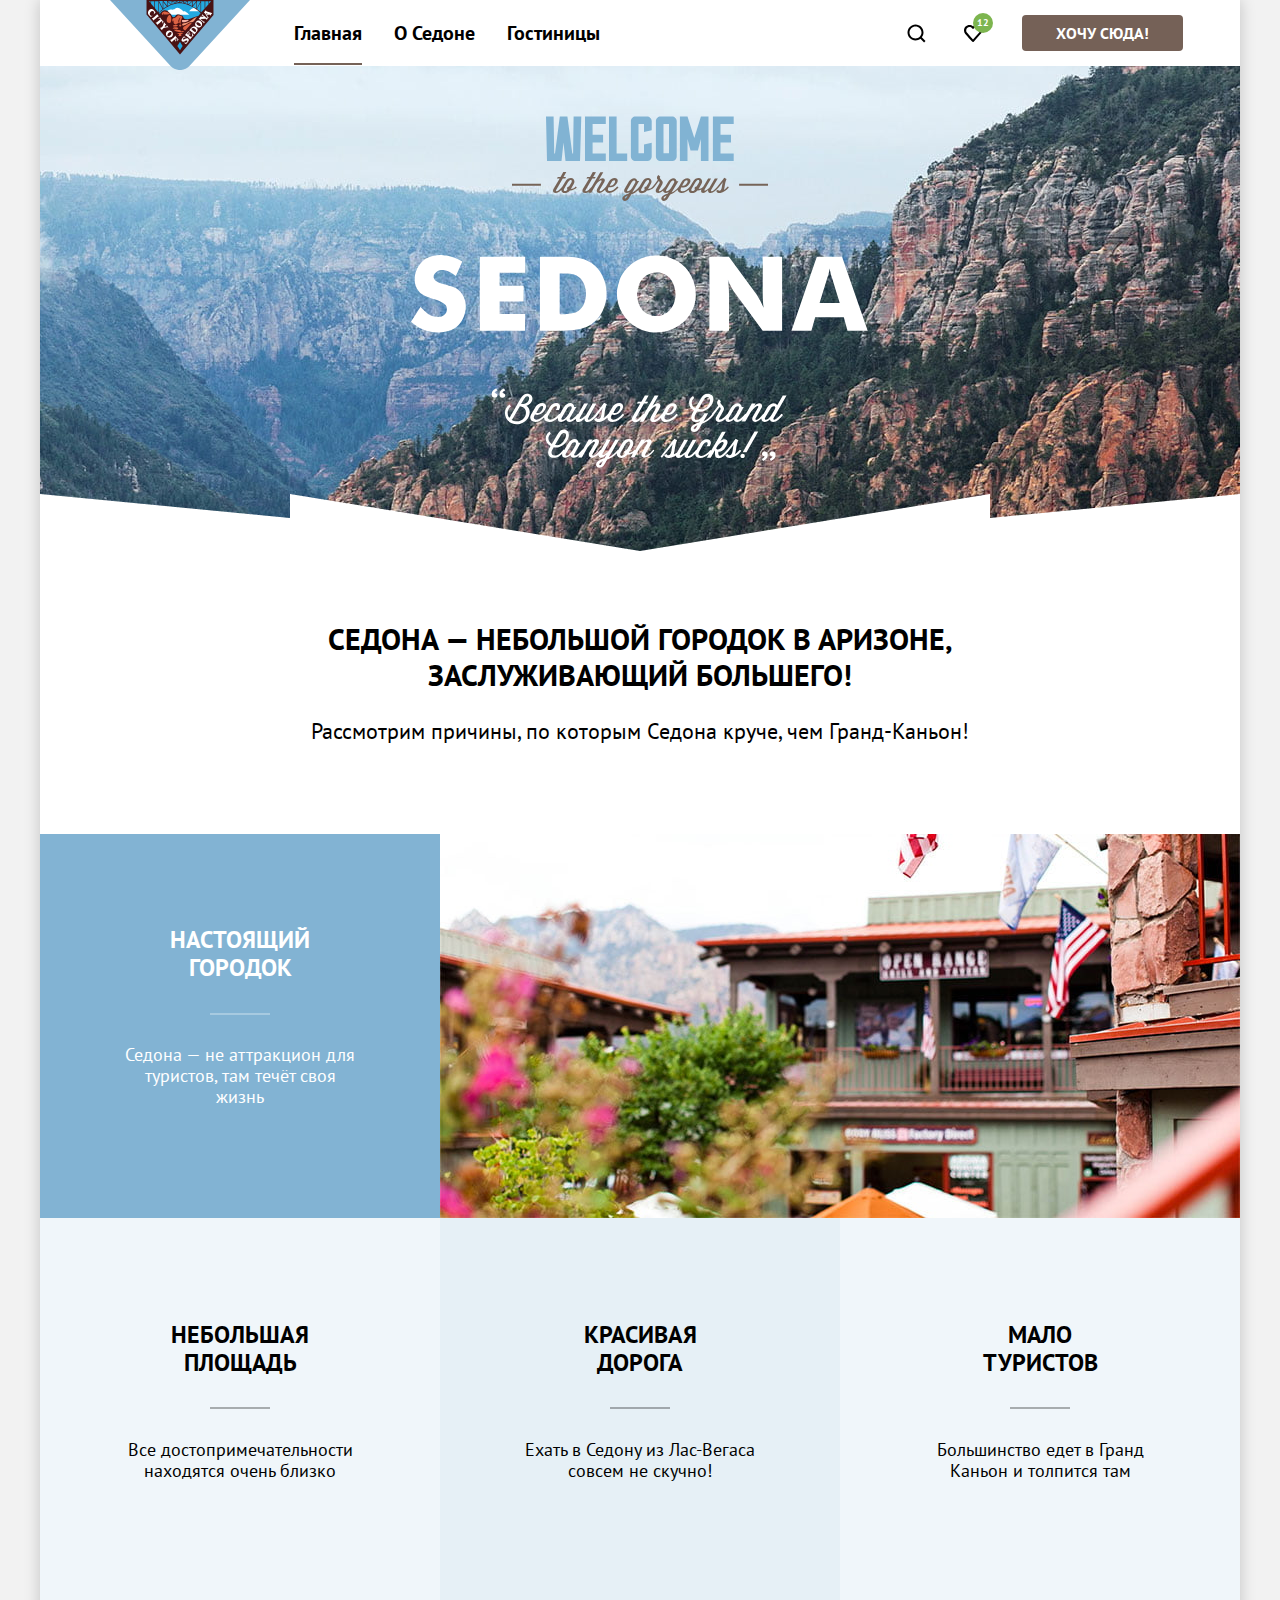
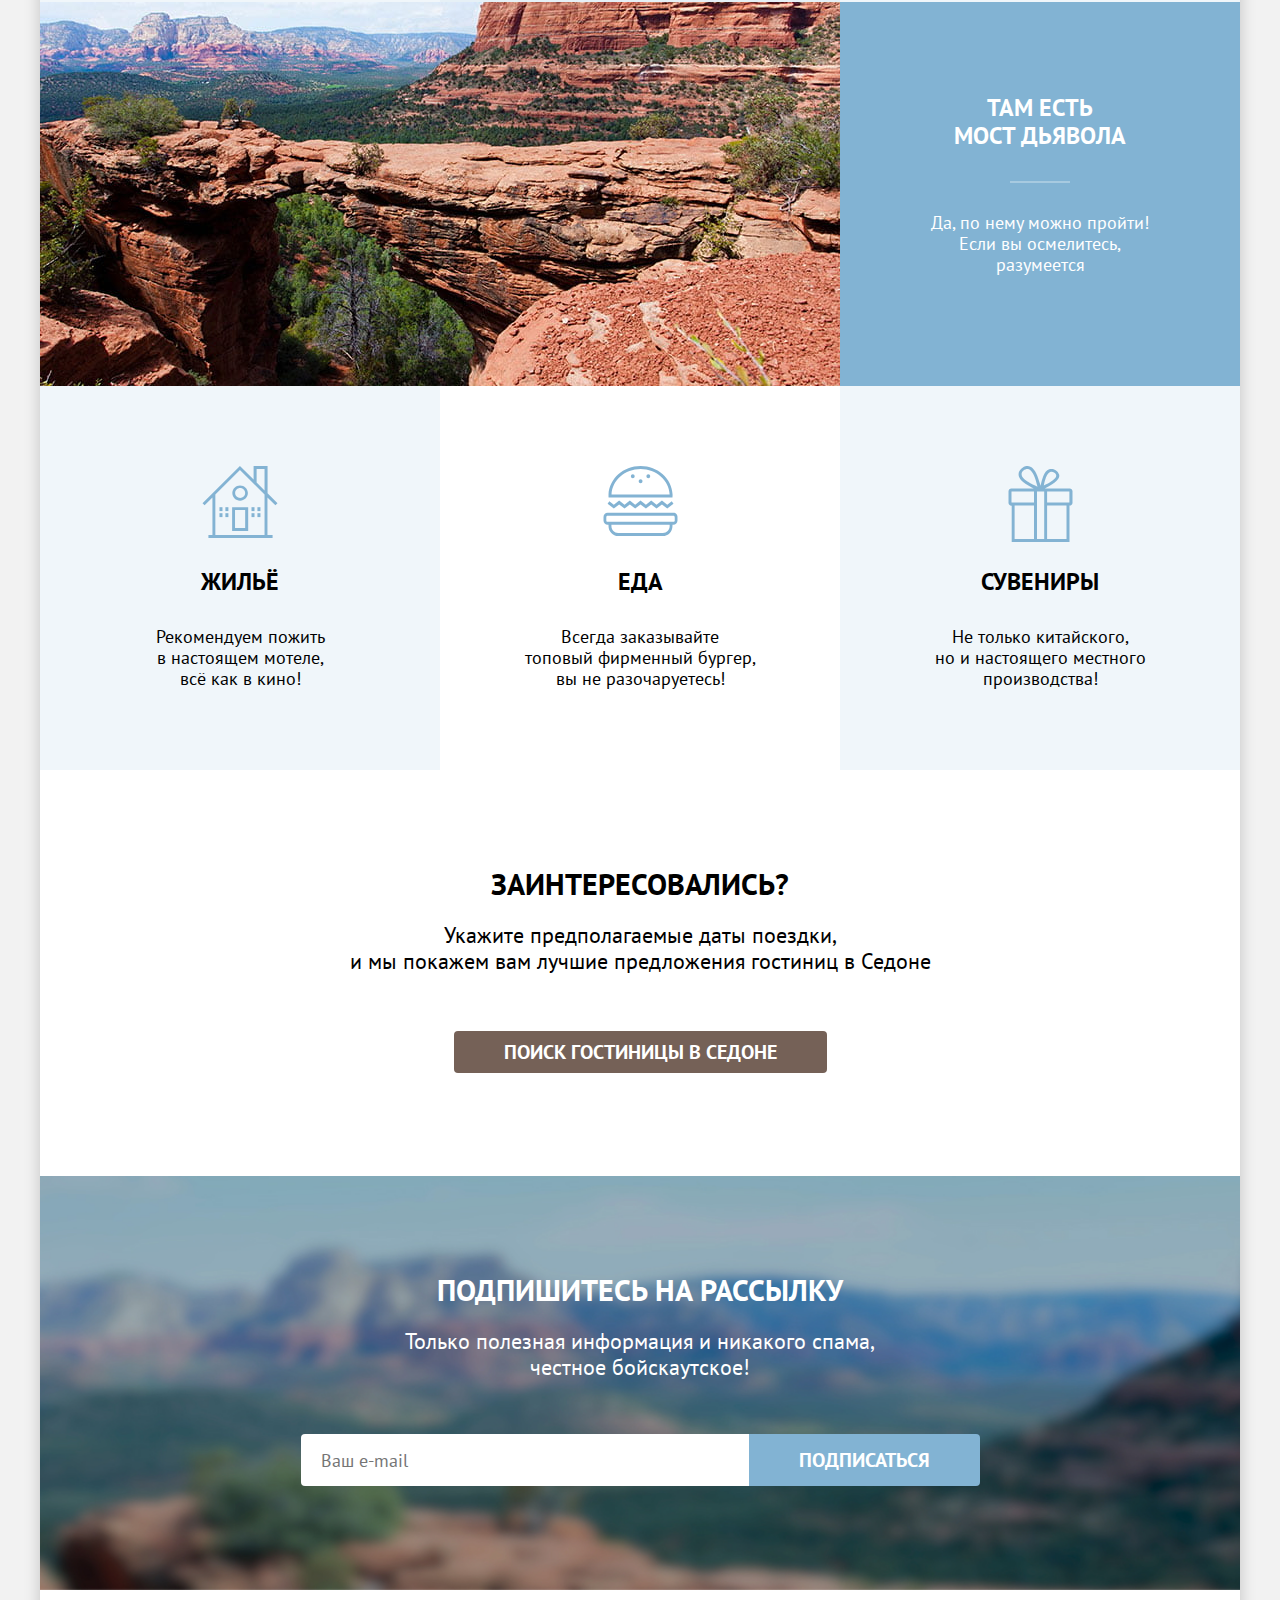
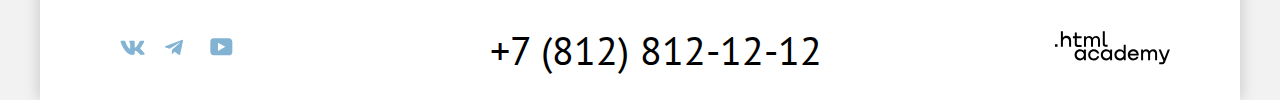
<file: index.html>
<!DOCTYPE html>
<html lang="ru">

<head>
  <meta charset="utf-8">
  <title>HTML Academy: Седона</title>
  <link rel="icon" type="image/png" sizes="32x32" href="images/favicon.png">
  <link rel="stylesheet" href="styles/style.css">
</head>

<body>
  <div class="shadow">
    <div class="box-shadow">
      <header class="main-header">
        <div class="main-header--inner">
          <a class="navigation-logo"><img src="images/logo.svg" alt="Логотип городка Седона." class="logo-img"
              width="140" height="70"></a>
          <nav class="navigation">
            <ul class="navigation-list">
              <li class="navigation-item">
                <a class="navigation-link navigation-link--current" id="privet">Главная</a>
              </li>
              <li class="navigation-item">
                <a href="#" class="navigation-link">О Седоне</a>
              </li>
              <li class="navigation-item">
                <a href="catalog.html" class="navigation-link">Гостиницы</a>
              </li>
            </ul>
            <ul class="navigation-list navigation-user">
              <li class="navigation-item">
                <a href="#" class="navigation-link navigation-link--search">
                  <span class="visually-hidden">
                    Поиск.
                  </span>
                </a>
              </li>
              <li class="navigation-item">
                <a href="#" class="navigation-link navigation-link--favorites">
                  <span class="visually-hidden">
                    Избранное.
                  </span>
                  <div class="circle">
                    <span class="navigation-favorites">
                      12
                    </span>
                  </div>
                </a>
              </li>
              <li class="navigation-item">
                <a class="navigation-link navigation-link--want button" href="#">Хочу сюда!</a>
              </li>
            </ul>
          </nav>
        </div>
      </header>
      <main class="main-container main-index">
        <div class="page-container">
          <h1 class="visually-hidden">Добро пожаловать в Седону!</h1>
          <div class="welcome-to--sedona">
            <div class="welcome-inner">
              <img class="welcome" src="images/welcome.svg" alt="Добро пожаловать в великолепную Седону." width="458"
                height="352">
            </div>
            <div class="welcome-collar">
            </div>
          </div>
          <h2 class="title">
            Седона — небольшой городок в Аризоне, заслуживающий большего!
          </h2>
          <p class="subtitle">
            Рассмотрим причины, по которым Седона круче, чем Гранд-Каньон!
          </p>
          <section class="advantage">
            <h2 class="visually-hidden">Преимущества.</h2>
            <ul class="advantage-list">
              <li class="advantage-item advantage-item--img">
                <div class="advantage-item--text">
                  <h3 class="advantage-title">
                    Настоящий городок
                  </h3>
                  <p class="advantage-description">
                    Седона — не аттракцион для туристов, там течёт своя жизнь
                  </p>
                </div>
                <img class="advantage-img" src="images/house.jpg" alt="Двухэтажный дом на фоне гор." width="800"
                  height="384">
              </li>
              <li class="advantage-item advantage-item--color advantage-item--2">
                <h3 class="advantage-title">
                  Небольшая площадь
                </h3>
                <p class="advantage-description">
                  Все достопримечательности находятся очень близко
                </p>
              </li>
              <li class="advantage-item advantage-item--color2 advantage-item--2">
                <h3 class="advantage-title">
                  Красивая дорога
                </h3>
                <p class="advantage-description">
                  Ехать в Седону из Лас-Вегаса совсем не скучно!
                </p>
              </li>
              <li class="advantage-item advantage-item--color advantage-item--2">
                <h3 class="advantage-title">
                  Мало туристов
                </h3>
                <p class="advantage-description">
                  Большинство едет в Гранд Каньон и толпится там
                </p>
              </li>
              <li class="advantage-item advantage-item--img">
                <img class="advantage-img" src="images/bridge.jpg" alt="Мост через пропасть." width="800" height="384">
                <div class="advantage-item--text">
                  <h3 class="advantage-title">
                    Там есть <br> мост дьявола
                  </h3>
                  <p class="advantage-description">
                    Да, по нему можно пройти! Если вы осмелитесь, разумеется
                  </p>
                </div>
              </li>
            </ul>
            <ul class="advantage-list advantage-list2">
              <li class="advantage-item advantage-item--color advantage-item--house">
                <h3 class="advantage-title">
                  Жильё
                </h3>
                <p class="advantage-description advantage-description1">
                  Рекомендуем пожить в настоящем мотеле, всё как в кино!
                </p>
              </li>
              <li class="advantage-item advantage-item--food">
                <h3 class="advantage-title">
                  Еда
                </h3>
                <p class="advantage-description">
                  Всегда заказывайте <br> топовый фирменный бургер, вы не разочаруетесь!
                </p>
              </li>
              <li class="advantage-item advantage-item--color advantage-item--souvenir">
                <h3 class="advantage-title">
                  Сувениры
                </h3>
                <p class="advantage-description">
                  Не только китайского, <br> но и настоящего местного производства!
                </p>
              </li>
            </ul>
          </section>
          <section class="search-hotels">
            <h2 class="visually-hidden">Поиск гостиницы в Седоне.</h2>
            <b class="search-hotels--title">
              Заинтересовались?
            </b>
            <p class="search-hotels--descr">
              Укажите предполагаемые даты поездки, <br> и мы покажем вам лучшие предложения гостиниц в Седоне
            </p>
            <a href="#" class="search-hotels--link button">Поиск гостиницы в Седоне</a>
          </section>
          <section class="subscribe">
            <div class="subscribe-inner">
              <h2 class="subscribe-title">
                Подпишитесь на рассылку
              </h2>
              <p class="subscribe-subtitle">
                Только полезная информация и никакого спама, честное бойскаутское!
              </p>
              <div class="subscribe-wrapper">
                <label for="subscribe-label"></label>
                  <input class="subscribe-field" type="email" placeholder="Ваш e-mail" id="subscribe-label">
                  <button class="button-subscribe button" type="submit">Подписаться</button>
              </div>
            </div>
          </section>
        </div>
      </main>
      <footer class="page-footer">
        <div class="page-footer--container">
          <section class="footer-social">
            <h2 class="visually-hidden">Социальные сети.</h2>
            <ul class="footer-social--list">
              <li class="footer-social--item">
                <a href="https://vk.com/htmlacademy" class="footer-social--link">
                  <svg class="footer-social--icon" aria-hidden="true" focusable="false" width="25" height="15"
                    viewBox="0 0 25 15" fill="none" xmlns="http://www.w3.org/2000/svg">
                    <path class="vkontakte" fill-rule="evenodd" clip-rule="evenodd"
                      d="M24.116 1.804c.166-.546 0-.948-.795-.948h-2.625c-.668 0-.976.347-1.143.73 0 0-1.335 3.196-3.226 5.272-.612.602-.89.793-1.224.793-.167 0-.418-.19-.418-.738V1.804c0-.656-.184-.948-.74-.948H9.817c-.417 0-.668.304-.668.593 0 .621.946.765 1.043 2.513V7.76c0 .833-.153.984-.487.984-.89 0-3.055-3.21-4.34-6.885-.249-.715-.5-1.003-1.172-1.003H1.566c-.75 0-.9.347-.9.73 0 .682.89 4.07 4.145 8.551 2.17 3.06 5.225 4.72 8.008 4.72 1.67 0 1.875-.369 1.875-1.004V11.54c0-.737.158-.884.687-.884.39 0 1.057.192 2.615 1.667 1.78 1.75 2.073 2.533 3.075 2.533h2.625c.75 0 1.126-.368.91-1.096-.238-.724-1.088-1.775-2.215-3.022-.612-.71-1.53-1.475-1.809-1.858-.389-.49-.278-.71 0-1.147 0 0 3.2-4.426 3.533-5.929h.001Z"
                      fill="#83B3D3" />
                  </svg>
                  <span class="visually-hidden">Логотип вконтакте.</span>
                </a>
              </li>
              <li class="footer-social--item">
                <a href="https://t.me/htmlacademy" class="footer-social--link">
                  <svg class="footer-social--icon" width="18" height="16" viewBox="0 0 18 16" fill="none"
                    xmlns="http://www.w3.org/2000/svg">
                    <path class="telegram"
                      d="M16.785.956.84 7.104C-.248 7.541-.24 8.148.64 8.42l4.094 1.277 9.472-5.976c.448-.272.857-.126.52.173l-7.673 6.925H7.05l.002.001-.283 4.22c.414 0 .597-.19.829-.414l1.988-1.934 4.136 3.055c.762.42 1.31.205 1.5-.706l2.715-12.795c.278-1.114-.425-1.618-1.153-1.29Z"
                      fill="#83B3D3" />
                  </svg>
                  <span class="visually-hidden">Логотип телеграмм.</span>
                </a>
              </li>
              <li class="footer-social--item">
                <a href="https://www.youtube.com/user/htmlacademyru" class="footer-social--link">
                  <svg width="23" height="18" viewBox="0 0 23 18" fill="none" xmlns="http://www.w3.org/2000/svg">
                    <path class="youtube"
                      d="M18.94.356H3.507C1.647.356.333 1.95.333 3.756V13.85c0 1.913 1.314 3.506 3.174 3.506H19.16c1.642 0 3.174-1.593 3.174-3.4v-10.2c-.219-1.806-1.532-3.4-3.393-3.4ZM7.995 12.894V4.819l7.333 4.037-7.333 4.038Z"
                      fill="#83B3D3" />
                  </svg>
                  <span class="visually-hidden">Логотип ютуб.</span>
                </a>
              </li>
            </ul>
          </section>
          <section class="footer-contacts">
            <h2 class="visually-hidden">Контакты.</h2>
            <a class="footer-contacts--link" href="tel:+78128121212"
              aria-label="Контактный телефон: +7-812-812-12-12.">+7
              (812) 812-12-12</a>
          </section>
          <section class="developer">
            <h2 class="visually-hidden">Разработчик.</h2>
            <a href="https://htmlacademy.ru" class="developer-link">
              <svg width="115" height="34" viewBox="0 0 115 34" fill="none" xmlns="http://www.w3.org/2000/svg">
                <path class="htmlacademy-logo"
                  d="M0 13.256v2.6h2.5v-2.6H0ZM11.6 4.856c-1.6 0-2.8.7-3.6 1.7h-.1v-6.2h-2v15.5h2v-5.3c0-2.1 1.3-3.6 3.3-3.6 1.8 0 2.9 1.4 2.9 3.2v5.7h2v-6.1c.1-3-1.8-4.9-4.5-4.9ZM26.6 5.156h-4.8v-3.7h-2v3.8h-1.9v2h1.9v6c0 1.7 1 2.7 2.7 2.7h4.1v-2h-3.7c-.7 0-1.1-.4-1.1-1.1v-5.7h4.8v-2ZM41.1 4.956c-1.6 0-2.9.8-3.5 2.1h-.1c-.6-1.2-1.8-2.1-3.4-2.1-1.4 0-2.5.8-3.1 1.8h-.1v-1.6H29v10.6h2v-5.4c0-2 1-3.5 2.6-3.5 1.5 0 2.4 1 2.4 2.6v6.3h2v-5.6c0-2.4 1.4-3.3 2.6-3.3 1.5 0 2.4 1 2.4 2.6v6.3h2v-6.5c.1-2.5-1.4-4.3-3.9-4.3ZM47.8 13.056c0 1.7 1 2.7 2.8 2.7h2v-2h-1.7c-.7 0-1.1-.4-1.1-1.1V.356h-2v12.7ZM28.9 20.056c-.9-1.1-2.2-1.8-3.9-1.8-3.1 0-5.4 2.3-5.4 5.6s2.3 5.6 5.4 5.6c1.8 0 3-.8 3.8-1.9h.1v1.6h2v-10.6h-2v1.5Zm-3.6 7.4c-2.2 0-3.6-1.6-3.6-3.6s1.4-3.6 3.6-3.6 3.6 1.6 3.6 3.6c0 1.9-1.4 3.6-3.6 3.6ZM44.2 22.356c-.5-2.4-2.6-4.1-5.4-4.1-3.4 0-5.6 2.5-5.6 5.6 0 3.1 2.2 5.6 5.6 5.6 2.8 0 4.9-1.8 5.4-4.2h-2.1c-.4 1.3-1.7 2.3-3.3 2.3-2.2 0-3.6-1.6-3.6-3.6s1.4-3.6 3.6-3.6c1.6 0 2.8 1 3.3 2.2h2.1v-.2ZM55.1 20.056c-.9-1.1-2.2-1.8-3.9-1.8-3.1 0-5.4 2.3-5.4 5.6s2.3 5.6 5.4 5.6c1.8 0 3-.8 3.8-1.9h.1v1.6h2v-10.6h-2v1.5Zm-3.6 7.4c-2.2 0-3.6-1.6-3.6-3.6s1.4-3.6 3.6-3.6 3.6 1.6 3.6 3.6c0 1.9-1.5 3.6-3.6 3.6ZM68.7 20.156c-.9-1.1-2.2-1.9-3.9-1.9-3.1 0-5.4 2.3-5.4 5.6s2.2 5.6 5.4 5.6c1.7 0 3-.8 3.8-1.8h.1v1.5h2v-15.4h-2v6.4Zm-3.6 7.3c-2.2 0-3.6-1.6-3.6-3.6s1.4-3.6 3.6-3.6 3.6 1.6 3.6 3.6c-.1 2-1.5 3.6-3.6 3.6ZM78.3 18.256c-3.3 0-5.5 2.5-5.5 5.6 0 3 2.1 5.6 5.5 5.6 2.5 0 4.5-1.3 5.2-3.6h-2.1c-.5 1-1.6 1.6-3 1.6-1.9 0-3.3-1.3-3.4-2.9h8.8c.2-3.6-2-6.3-5.5-6.3Zm0 1.9c1.7 0 3 1 3.3 2.6h-6.5c.3-1.5 1.5-2.6 3.2-2.6ZM98.2 18.256c-1.6 0-2.9.8-3.6 2h-.1c-.6-1.2-1.8-2-3.4-2-1.4 0-2.5.7-3.1 1.8v-1.5h-1.9v10.6h2v-5.4c0-2 1-3.4 2.6-3.5 1.5 0 2.4 1 2.4 2.6v6.3h2v-5.6c0-2.4 1.4-3.3 2.6-3.3 1.5 0 2.4 1 2.4 2.6v6.3h2v-6.5c.1-2.6-1.4-4.4-3.9-4.4ZM109.4 27.356l-3.6-8.9h-2.2l4.8 11.6c-.3.9-.7 1.2-1.7 1.2h-2.5v2h2.5c1.8 0 2.8-.8 3.5-2.6l4.7-12.2h-2.1l-3.4 8.9Z"
                  fill="#000" />
              </svg>
            </a>
          </section>
        </div>
      </footer>
    </div>
  </div>
  <div class="modal-container modal-container--close">
    <div class="modal modal-auth">
      <button class="modal-close--button" type="button">
        <svg class="close" width="52" height="52" viewBox="0 0 52 52" fill="none" xmlns="http://www.w3.org/2000/svg">
          <circle class="close-circle" cx="26" cy="26" r="26" fill="#F2F2F2" />
          <path class="close-cross"
            d="m33.49 20.783-1.292-1.292-5.707 5.707-5.708-5.707-1.293 1.292 5.708 5.708-5.707 5.707 1.292 1.293 5.707-5.708 5.708 5.708 1.292-1.293-5.707-5.707 5.707-5.708Z"
            fill="#000" />
        </svg>
        <span class="visually-hidden">Закрыть.</span>
      </button>
      <section class="modal-content">
        <h2 class="modal-title">Поиск гостиницы в Седоне</h2>
        <form class="auth-form" action="https://echo.htmlacademy.ru/" method="post">
          <p class="field-group">
            <label for="date-in">Дата заезда:</label>
            <input class="auth-form--field field" type="text" id="date-in" name="date-in" placeholder="27 апреля 2020">
            <span class="addition">Мы не можем отправить вас в прошлое.</span>
          </p>
          <p class="field-group">
            <label for="date-out">Дата выезда:</label>
            <input class="auth-form--field field" type="text" id="date-out" name="date-out"
              placeholder="1 сентября 2023">
            <span class="addition addition-color">На эти даты есть свободные номера. Пока есть.</span>
          </p>
          <div class="form-div">
            <p class="field-group">
              <label class="old" for="old">Взрослые:</label>
              <input class="input-number field" type="text" id="old" name="old" placeholder="2">
              <button class="control-score minus" type="button">
                <span class="control-score--minus"></span>
              </button>
              <button class="control-score plus" type="button">
                <span class="control-score--plus"></span>
                <span class="control-score--minus"></span>
              </button>
            </p>
            <p class="field-group">
              <span class="child">
                <label class="child" for="child">Дети:</label>
                <span class="tooltip">
                  <button class="tooltip-toggle" type="button" aria-labelledby="tooltip-label-date">
                    <svg class="tooltip-icon" width="26" height="26" viewBox="0 0 26 26" fill="none"
                      xmlns="http://www.w3.org/2000/svg">
                      <circle cx="13" cy="13" r="13" fill="#83B3D3" />
                      <path fill-rule="evenodd" clip-rule="evenodd" d="M12 7h2v2h-2V7Zm2 12h-2v-9h2v9Z" fill="#fff" />
                    </svg>
                  </button>
                  <span class="tooltip-text" role="tooltip" id="tooltip-label-date">Укажите количество детей, которые
                    будут с вами, возраст которых от 6 до 18 лет. Дети до 6 лет размещаются бесплатно.</span>
                </span>
              </span>
              <input class="input-number field" type="text" id="child" name="child" placeholder="2">
              <button class="control-score minus2" type="button">
                <span class="control-score--minus"></span>
              </button>
              <button class="control-score plus2" type="button">
                <span class="control-score--plus"></span>
                <span class="control-score--minus"></span>
              </button>
            </p>
          </div>
          <button class="button auth-form--button" type="submit">Найти</button>
        </form>
      </section>
    </div>
  </div>
</body>

</html>
</file>
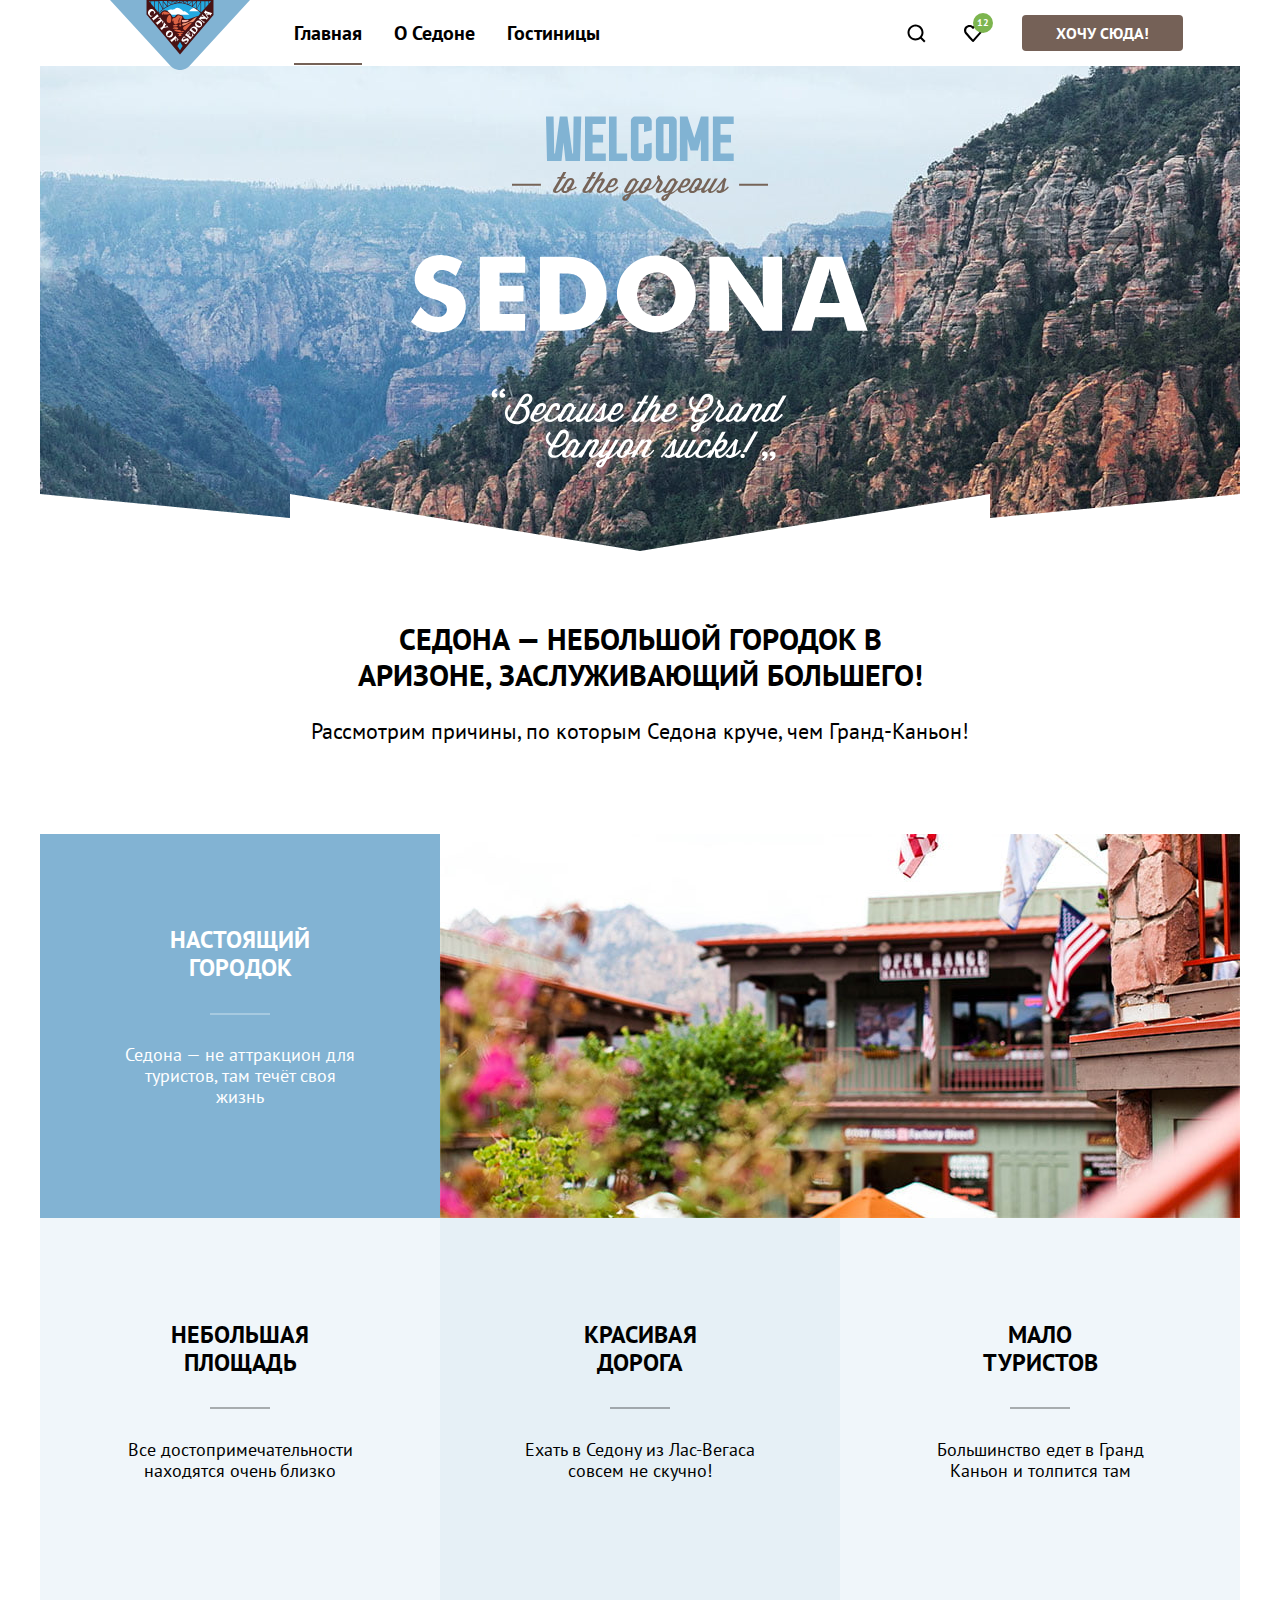
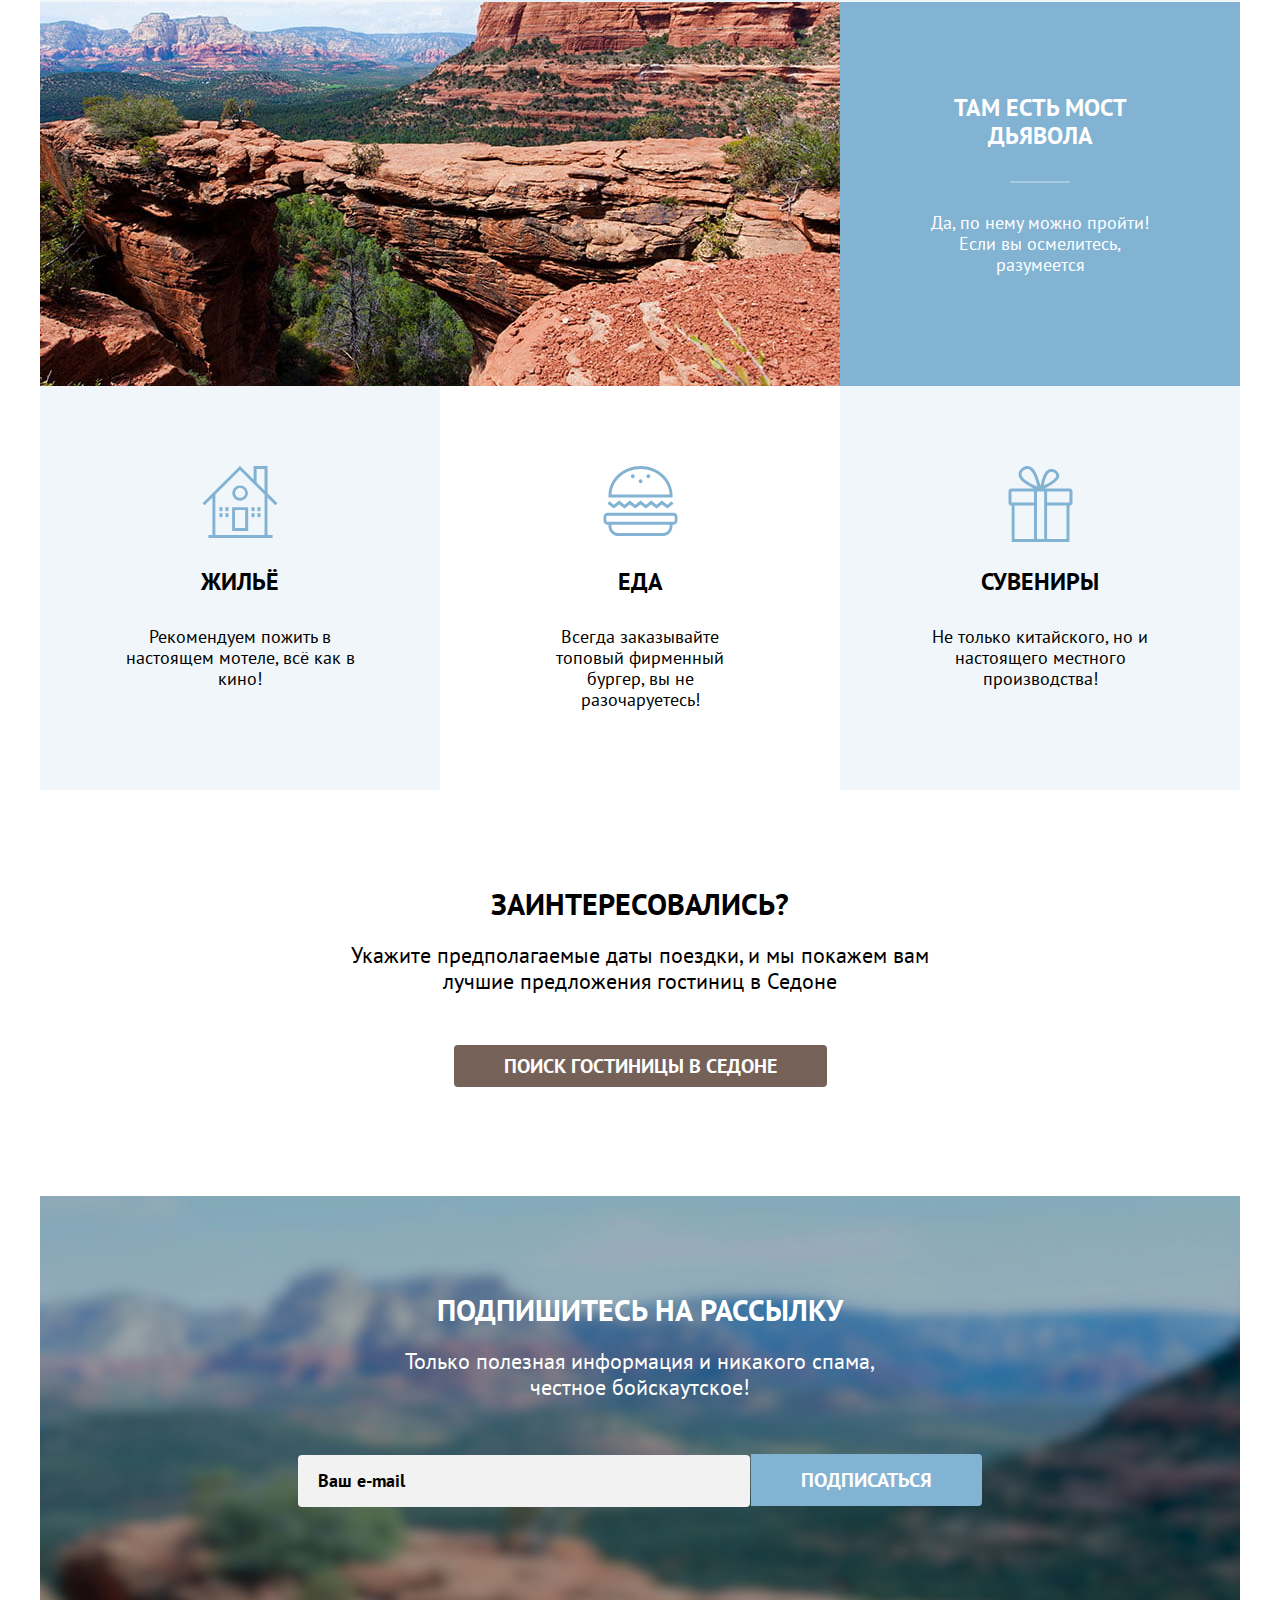
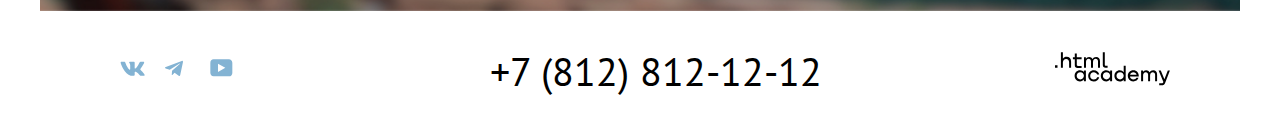
<file: 10/index.html>
<!DOCTYPE html>
<html lang="ru">

<head>
  <meta charset="utf-8">
  <title>HTML Academy: Седона</title>
  <link rel="stylesheet" href="styles/style.css">
  <base href="https://htmlacademy-htmlcss.github.io/2211373-sedona-35/10/">
</head>

<body>
  <header class="main-header">
    <div class="main-header--inner">
      <a class="navigation-logo"><img src="images/logo.svg" alt="Логотип городка Седона" class="logo-img" width="140"
          height="70"></a>
      <nav class="navigation">
        <ul class="navigation-list">
          <li class="navigation-item">
            <a class="navigation-link navigation-link--current" id="privet">Главная</a>
          </li>
          <li class="navigation-item">
            <a href="#" class="navigation-link">О Седоне</a>
          </li>
          <li class="navigation-item">
            <a href="catalog.html" class="navigation-link">Гостиницы</a>
          </li>
        </ul>
        <ul class="navigation-list navigation-user">
          <li class="navigation-item">
            <a href="#" class="navigation-link navigation-link--search">
              <span class="visually-hidden">
                Поиск
              </span>
            </a>
          </li>
          <li class="navigation-item">
            <a href="#" class="navigation-link navigation-link--favorites">
              <span class="visually-hidden">
                Избранное
              </span>
              <div class="circle">
                <span class="navigation-favorites">
                  12
                </span>
              </div>
            </a>
          </li>
          <li class="navigation-item">
            <a class="navigation-link navigation-link--want button" href="#">Хочу сюда!</a>
          </li>
        </ul>
      </nav>
    </div>
  </header>


  <main class="main-container main-index">
    <div class="page-container">
      <h1 class="visually-hidden">Добро пожаловать в Седону!</h1>
      <div class="welcome-to--sedona">
        <div class="welcome-inner">
          <img class="welcome" src="images/welcome.svg" alt="Добро пожаловать в великолепную Седону" width="458"
            height="352">
        </div>
        <div class="welcome-collar">
        </div>
      </div>
      <h2 class="title">
        Седона — небольшой городок в Аризоне, заслуживающий большего!
      </h2>
      <p class="subtitle">
        Рассмотрим причины, по которым Седона круче, чем Гранд-Каньон!
      </p>
      <section class="advantage">
        <h2 class="visually-hidden">Преимущества</h2>
        <ul class="advantage-list">
          <li class="advantage-item advantage-item--img">
            <div class="advantage-item--text">
              <h3 class="advantage-title">
                Настоящий городок
              </h3>
              <p class="advantage-description">
                Седона — не аттракцион для туристов, там течёт своя жизнь
              </p>
            </div>
            <img class="advantage-img" src="images/house.jpg" alt="Двухэтажный дом на фоне гор" width="800"
              height="384">
          </li>
          <li class="advantage-item advantage-item--color advantage-item--2">
            <h3 class="advantage-title">
              Небольшая площадь
            </h3>
            <p class="advantage-description">
              Все достопримечательности находятся очень близко
            </p>
          </li>
          <li class="advantage-item advantage-item--color2 advantage-item--2">
            <h3 class="advantage-title">
              Красивая дорога
            </h3>
            <p class="advantage-description">
              Ехать в Седону из Лас-Вегаса совсем не скучно!
            </p>
          </li>
          <li class="advantage-item advantage-item--color advantage-item--2">
            <h3 class="advantage-title">
              Мало туристов
            </h3>
            <p class="advantage-description">
              Большинство едет в Гранд Каньон и толпится там
            </p>
          </li>
          <li class="advantage-item advantage-item--img">
            <img class="advantage-img" src="images/bridge.jpg" alt="Мост через пропасть" width="800" height="384">
            <div class="advantage-item--text">
              <h3 class="advantage-title">
                Там есть мост дьявола
              </h3>
              <p class="advantage-description">
                Да, по нему можно пройти! Если вы осмелитесь, разумеется
              </p>
            </div>
          </li>
        </ul>
        <ul class="advantage-list">
          <li class="advantage-item advantage-item--color advantage-item--house">
            <h3 class="advantage-title">
              Жильё
            </h3>
            <p class="advantage-description">
              Рекомендуем пожить в настоящем мотеле, всё как в кино!
            </p>
          </li>
          <li class="advantage-item advantage-item--food">
            <h3 class="advantage-title">
              Еда
            </h3>
            <p class="advantage-description">
              Всегда заказывайте топовый фирменный бургер, вы не разочаруетесь!
            </p>
          </li>
          <li class="advantage-item advantage-item--color advantage-item--souvenir">
            <h3 class="advantage-title">
              Сувениры
            </h3>
            <p class="advantage-description">
              Не только китайского, но и настоящего местного производства!
            </p>
          </li>
        </ul>
      </section>
      <section class="search-hotels">
        <b class="search-hotels--title">
          Заинтересовались?
        </b>
        <p class="search-hotels--descr">
          Укажите предполагаемые даты поездки, и мы покажем вам лучшие предложения гостиниц в Седоне
        </p>
        <a href="#" class="search-hotels--link button">Поиск гостиницы в Седоне</a>
      </section>
      <section class="subscribe">
        <div class="subscribe-inner">
          <h2 class="subscribe-title">
            Подпишитесь на рассылку
          </h2>
          <p class="subscribe-subtitle">
            Только полезная информация и никакого спама, честное бойскаутское!
          </p>
          <input class="field" type="email" placeholder="Ваш e-mail">
          <button class="button-subscribe button" type="submit">Подписаться</button>
        </div>
      </section>
    </div>
  </main>




  <footer class="page-footer">
    <div class="page-footer--container">
      <section class="footer-social">
        <h2 class="visually-hidden">Социальные сети</h2>
        <ul class="footer-social--list">
          <li class="footer-social--item">
            <a href="https://vk.com/htmlacademy" class="footer-social--link">
              <svg class="footer-social--icon" aria-hidden="true" focusable="false" width="25" height="15"
                viewBox="0 0 25 15" fill="none" xmlns="http://www.w3.org/2000/svg">
                <path class="vkontakte" fill-rule="evenodd" clip-rule="evenodd"
                  d="M24.116 1.804c.166-.546 0-.948-.795-.948h-2.625c-.668 0-.976.347-1.143.73 0 0-1.335 3.196-3.226 5.272-.612.602-.89.793-1.224.793-.167 0-.418-.19-.418-.738V1.804c0-.656-.184-.948-.74-.948H9.817c-.417 0-.668.304-.668.593 0 .621.946.765 1.043 2.513V7.76c0 .833-.153.984-.487.984-.89 0-3.055-3.21-4.34-6.885-.249-.715-.5-1.003-1.172-1.003H1.566c-.75 0-.9.347-.9.73 0 .682.89 4.07 4.145 8.551 2.17 3.06 5.225 4.72 8.008 4.72 1.67 0 1.875-.369 1.875-1.004V11.54c0-.737.158-.884.687-.884.39 0 1.057.192 2.615 1.667 1.78 1.75 2.073 2.533 3.075 2.533h2.625c.75 0 1.126-.368.91-1.096-.238-.724-1.088-1.775-2.215-3.022-.612-.71-1.53-1.475-1.809-1.858-.389-.49-.278-.71 0-1.147 0 0 3.2-4.426 3.533-5.929h.001Z"
                  fill="#83B3D3" />
              </svg>
              <span class="visually-hidden">Логотип вконтакте</span>
            </a>
          </li>
          <li class="footer-social--item">
            <a href="https://t.me/htmlacademy" class="footer-social--link">
              <svg class="footer-social--icon" width="18" height="16" viewBox="0 0 18 16" fill="none"
                xmlns="http://www.w3.org/2000/svg">
                <path class="telegram"
                  d="M16.785.956.84 7.104C-.248 7.541-.24 8.148.64 8.42l4.094 1.277 9.472-5.976c.448-.272.857-.126.52.173l-7.673 6.925H7.05l.002.001-.283 4.22c.414 0 .597-.19.829-.414l1.988-1.934 4.136 3.055c.762.42 1.31.205 1.5-.706l2.715-12.795c.278-1.114-.425-1.618-1.153-1.29Z"
                  fill="#83B3D3" />
              </svg>
              <span class="visually-hidden">Логотип телеграмм</span>
            </a>
          </li>
          <li class="footer-social--item">
            <a href="https://www.youtube.com/user/htmlacademyru" class="footer-social--link">
              <svg width="23" height="18" viewBox="0 0 23 18" fill="none" xmlns="http://www.w3.org/2000/svg">
                <path class="youtube"
                  d="M18.94.356H3.507C1.647.356.333 1.95.333 3.756V13.85c0 1.913 1.314 3.506 3.174 3.506H19.16c1.642 0 3.174-1.593 3.174-3.4v-10.2c-.219-1.806-1.532-3.4-3.393-3.4ZM7.995 12.894V4.819l7.333 4.037-7.333 4.038Z"
                  fill="#83B3D3" />
              </svg>
              <span class="visually-hidden">Логотип ютуб</span>
            </a>
          </li>
        </ul>
      </section>
      <section class="footer-contacts">
        <h2 class="visually-hidden">Контакты</h2>
        <a class="footer-contacts--link" href="tel:+78128121212" aria-label="Контактный телефон: +7-812-812-12-12.">+7
          (812) 812-12-12</a>
      </section>
      <section class="developer">
        <h2 class="visually-hidden">Разработчик</h2>
        <a href="https://htmlacademy.ru" class="developer-link">
          <svg width="115" height="34" viewBox="0 0 115 34" fill="none" xmlns="http://www.w3.org/2000/svg">
            <path class="htmlacademy-logo"
              d="M0 13.256v2.6h2.5v-2.6H0ZM11.6 4.856c-1.6 0-2.8.7-3.6 1.7h-.1v-6.2h-2v15.5h2v-5.3c0-2.1 1.3-3.6 3.3-3.6 1.8 0 2.9 1.4 2.9 3.2v5.7h2v-6.1c.1-3-1.8-4.9-4.5-4.9ZM26.6 5.156h-4.8v-3.7h-2v3.8h-1.9v2h1.9v6c0 1.7 1 2.7 2.7 2.7h4.1v-2h-3.7c-.7 0-1.1-.4-1.1-1.1v-5.7h4.8v-2ZM41.1 4.956c-1.6 0-2.9.8-3.5 2.1h-.1c-.6-1.2-1.8-2.1-3.4-2.1-1.4 0-2.5.8-3.1 1.8h-.1v-1.6H29v10.6h2v-5.4c0-2 1-3.5 2.6-3.5 1.5 0 2.4 1 2.4 2.6v6.3h2v-5.6c0-2.4 1.4-3.3 2.6-3.3 1.5 0 2.4 1 2.4 2.6v6.3h2v-6.5c.1-2.5-1.4-4.3-3.9-4.3ZM47.8 13.056c0 1.7 1 2.7 2.8 2.7h2v-2h-1.7c-.7 0-1.1-.4-1.1-1.1V.356h-2v12.7ZM28.9 20.056c-.9-1.1-2.2-1.8-3.9-1.8-3.1 0-5.4 2.3-5.4 5.6s2.3 5.6 5.4 5.6c1.8 0 3-.8 3.8-1.9h.1v1.6h2v-10.6h-2v1.5Zm-3.6 7.4c-2.2 0-3.6-1.6-3.6-3.6s1.4-3.6 3.6-3.6 3.6 1.6 3.6 3.6c0 1.9-1.4 3.6-3.6 3.6ZM44.2 22.356c-.5-2.4-2.6-4.1-5.4-4.1-3.4 0-5.6 2.5-5.6 5.6 0 3.1 2.2 5.6 5.6 5.6 2.8 0 4.9-1.8 5.4-4.2h-2.1c-.4 1.3-1.7 2.3-3.3 2.3-2.2 0-3.6-1.6-3.6-3.6s1.4-3.6 3.6-3.6c1.6 0 2.8 1 3.3 2.2h2.1v-.2ZM55.1 20.056c-.9-1.1-2.2-1.8-3.9-1.8-3.1 0-5.4 2.3-5.4 5.6s2.3 5.6 5.4 5.6c1.8 0 3-.8 3.8-1.9h.1v1.6h2v-10.6h-2v1.5Zm-3.6 7.4c-2.2 0-3.6-1.6-3.6-3.6s1.4-3.6 3.6-3.6 3.6 1.6 3.6 3.6c0 1.9-1.5 3.6-3.6 3.6ZM68.7 20.156c-.9-1.1-2.2-1.9-3.9-1.9-3.1 0-5.4 2.3-5.4 5.6s2.2 5.6 5.4 5.6c1.7 0 3-.8 3.8-1.8h.1v1.5h2v-15.4h-2v6.4Zm-3.6 7.3c-2.2 0-3.6-1.6-3.6-3.6s1.4-3.6 3.6-3.6 3.6 1.6 3.6 3.6c-.1 2-1.5 3.6-3.6 3.6ZM78.3 18.256c-3.3 0-5.5 2.5-5.5 5.6 0 3 2.1 5.6 5.5 5.6 2.5 0 4.5-1.3 5.2-3.6h-2.1c-.5 1-1.6 1.6-3 1.6-1.9 0-3.3-1.3-3.4-2.9h8.8c.2-3.6-2-6.3-5.5-6.3Zm0 1.9c1.7 0 3 1 3.3 2.6h-6.5c.3-1.5 1.5-2.6 3.2-2.6ZM98.2 18.256c-1.6 0-2.9.8-3.6 2h-.1c-.6-1.2-1.8-2-3.4-2-1.4 0-2.5.7-3.1 1.8v-1.5h-1.9v10.6h2v-5.4c0-2 1-3.4 2.6-3.5 1.5 0 2.4 1 2.4 2.6v6.3h2v-5.6c0-2.4 1.4-3.3 2.6-3.3 1.5 0 2.4 1 2.4 2.6v6.3h2v-6.5c.1-2.6-1.4-4.4-3.9-4.4ZM109.4 27.356l-3.6-8.9h-2.2l4.8 11.6c-.3.9-.7 1.2-1.7 1.2h-2.5v2h2.5c1.8 0 2.8-.8 3.5-2.6l4.7-12.2h-2.1l-3.4 8.9Z"
              fill="#000" />
          </svg>
        </a>
      </section>
    </div>
  </footer>


  <div class="modal-container modal-container--close">
    <div class="modal modal-auth">
      <button class="modal-close--button">
        <svg class="close" width="52" height="52" viewBox="0 0 52 52" fill="none" xmlns="http://www.w3.org/2000/svg">
          <circle class="close-circle" cx="26" cy="26" r="26" fill="#F2F2F2" />
          <path class="close-cross"
            d="m33.49 20.783-1.292-1.292-5.707 5.707-5.708-5.707-1.293 1.292 5.708 5.708-5.707 5.707 1.292 1.293 5.707-5.708 5.708 5.708 1.292-1.293-5.707-5.707 5.707-5.708Z"
            fill="#000" />
        </svg>
        <span class="visually-hidden">Закрыть</span>
      </button>
      <section class="modal-content">
        <h2 class="modal-title">Поиск гостиницы в Седоне</h2>
        <form class="auth-form" action="https://echo.htmlacademy.ru/" method="post">
          <p class="field-group">
            <label for="date-in">Дата заезда:</label>
            <input class="auth-form--field field" type="text" id="date-in" name="date-in" placeholder="27 апреля 2020">
            <span class="addition">Мы не можем отправить вас в прошлое.</span>
          </p>
          <p class="field-group">
            <label for="date-out">Дата выезда:</label>
            <input class="auth-form--field field" type="text" id="date-out" name="date-out"
              placeholder="1 сентября 2023">
            <span class="addition addition-color">На эти даты есть свободные номера. Пока есть.</span>
          </p>
          <div class="form-div">
            <p class="field-group">
              <label class="old" for="old">Взрослые:</label>
              <input class="input-number field" type="text" id="old" name="old" placeholder="2">
              <button class="control-score minus">
                <span class="control-score--minus"></span>
              </button>
              <button class="control-score plus">
                <span class="control-score--plus"></span>
                <span class="control-score--minus"></span>
              </button>
            </p>
            <p class="field-group">
              <span class="child">
                <label class="child" for="child">Дети:</label>
                <span class="tooltip">
                  <button class="tooltip-toggle" type="button" aria-labelledby="tooltip-label-date">
                    <svg class="tooltip-icon" width="26" height="26" viewBox="0 0 26 26" fill="none"
                      xmlns="http://www.w3.org/2000/svg">
                      <circle cx="13" cy="13" r="13" fill="#83B3D3" />
                      <path fill-rule="evenodd" clip-rule="evenodd" d="M12 7h2v2h-2V7Zm2 12h-2v-9h2v9Z" fill="#fff" />
                    </svg>
                  </button>
                  <span class="tooltip-text" role="tooltip" id="tooltip-label-date">Укажите количество детей, которые
                    будут с вами, возраст которых от 6 до 18 лет. Дети до 6 лет размещаются бесплатно.</span>
                </span>
              </span>
              <input class="input-number field" type="text" id="child" name="child" placeholder="2">
              <button class="control-score minus2">
                <span class="control-score--minus"></span>
              </button>
              <button class="control-score plus2">
                <span class="control-score--plus"></span>
                <span class="control-score--minus"></span>
              </button>
            </p>
          </div>
          <button class="button auth-form--button" type="submit">Найти</button>
        </form>
      </section>
    </div>
  </div>





</body>

</html>
</file>
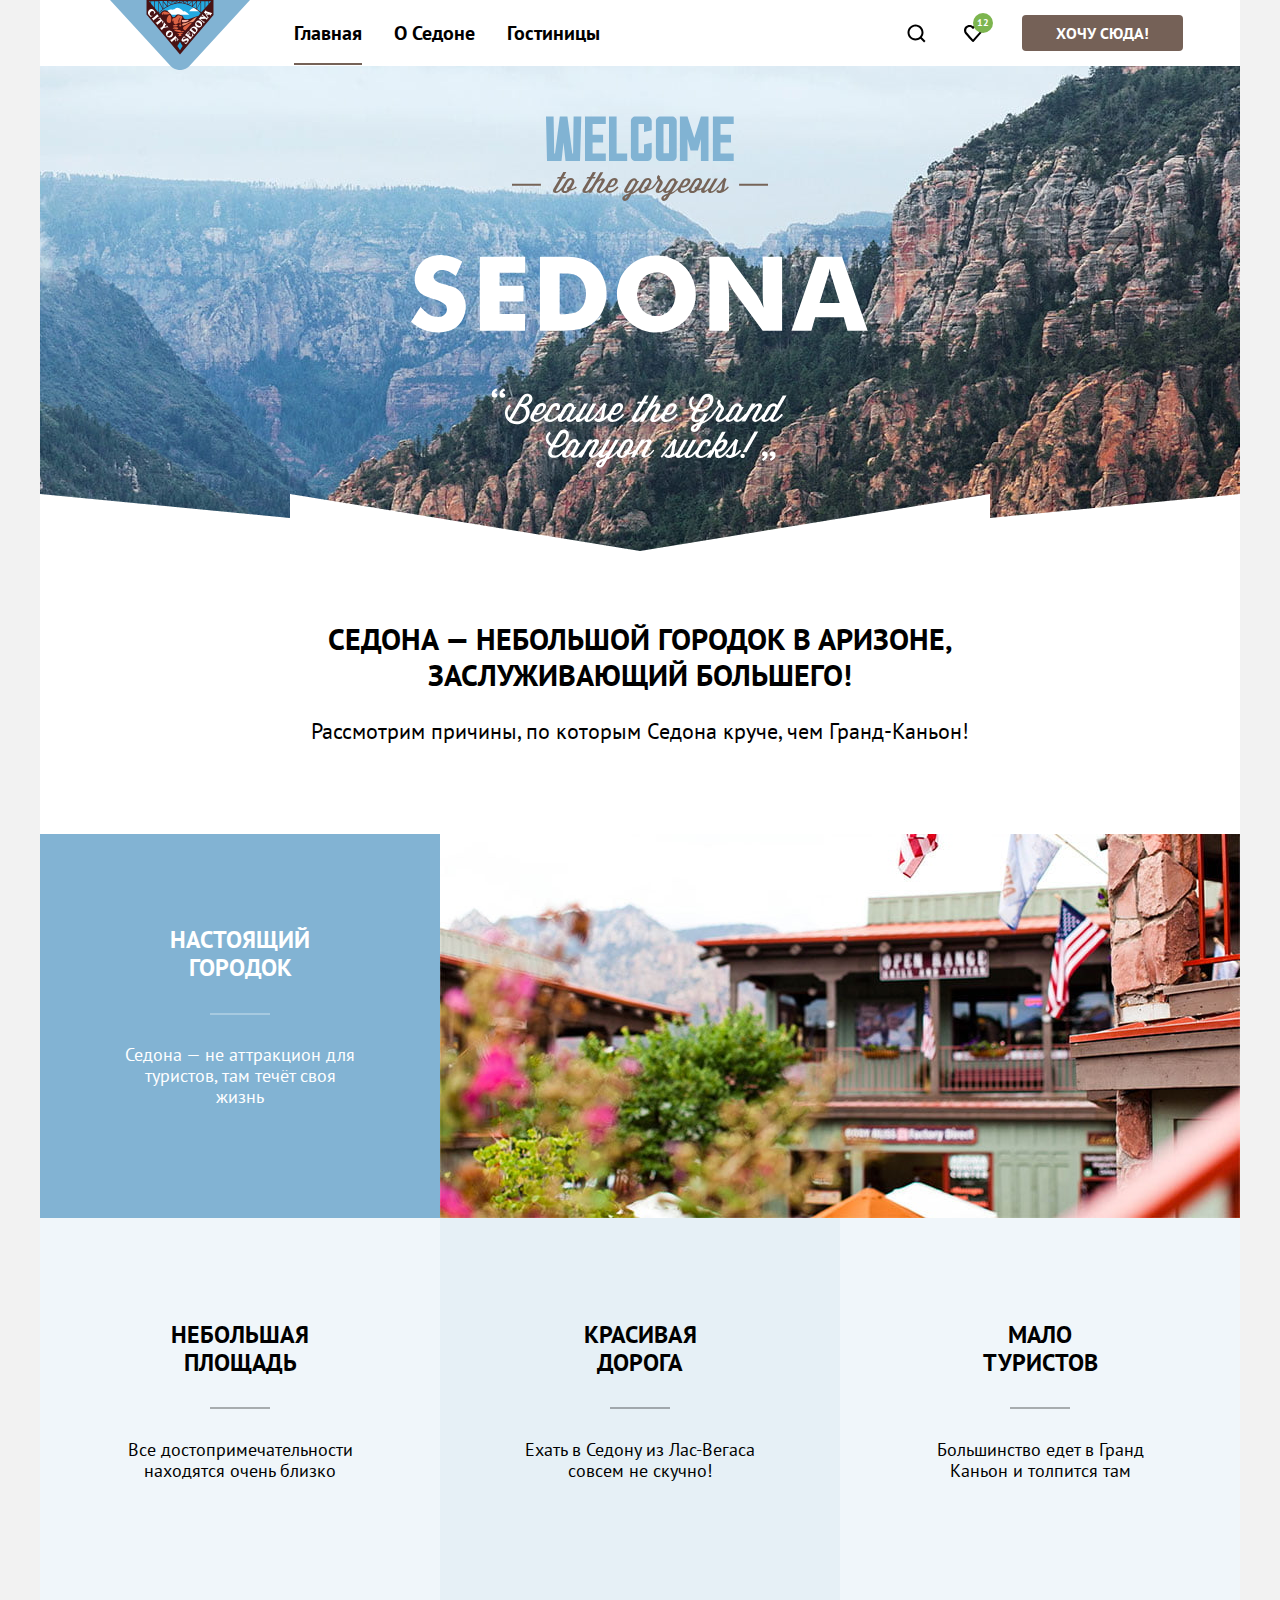
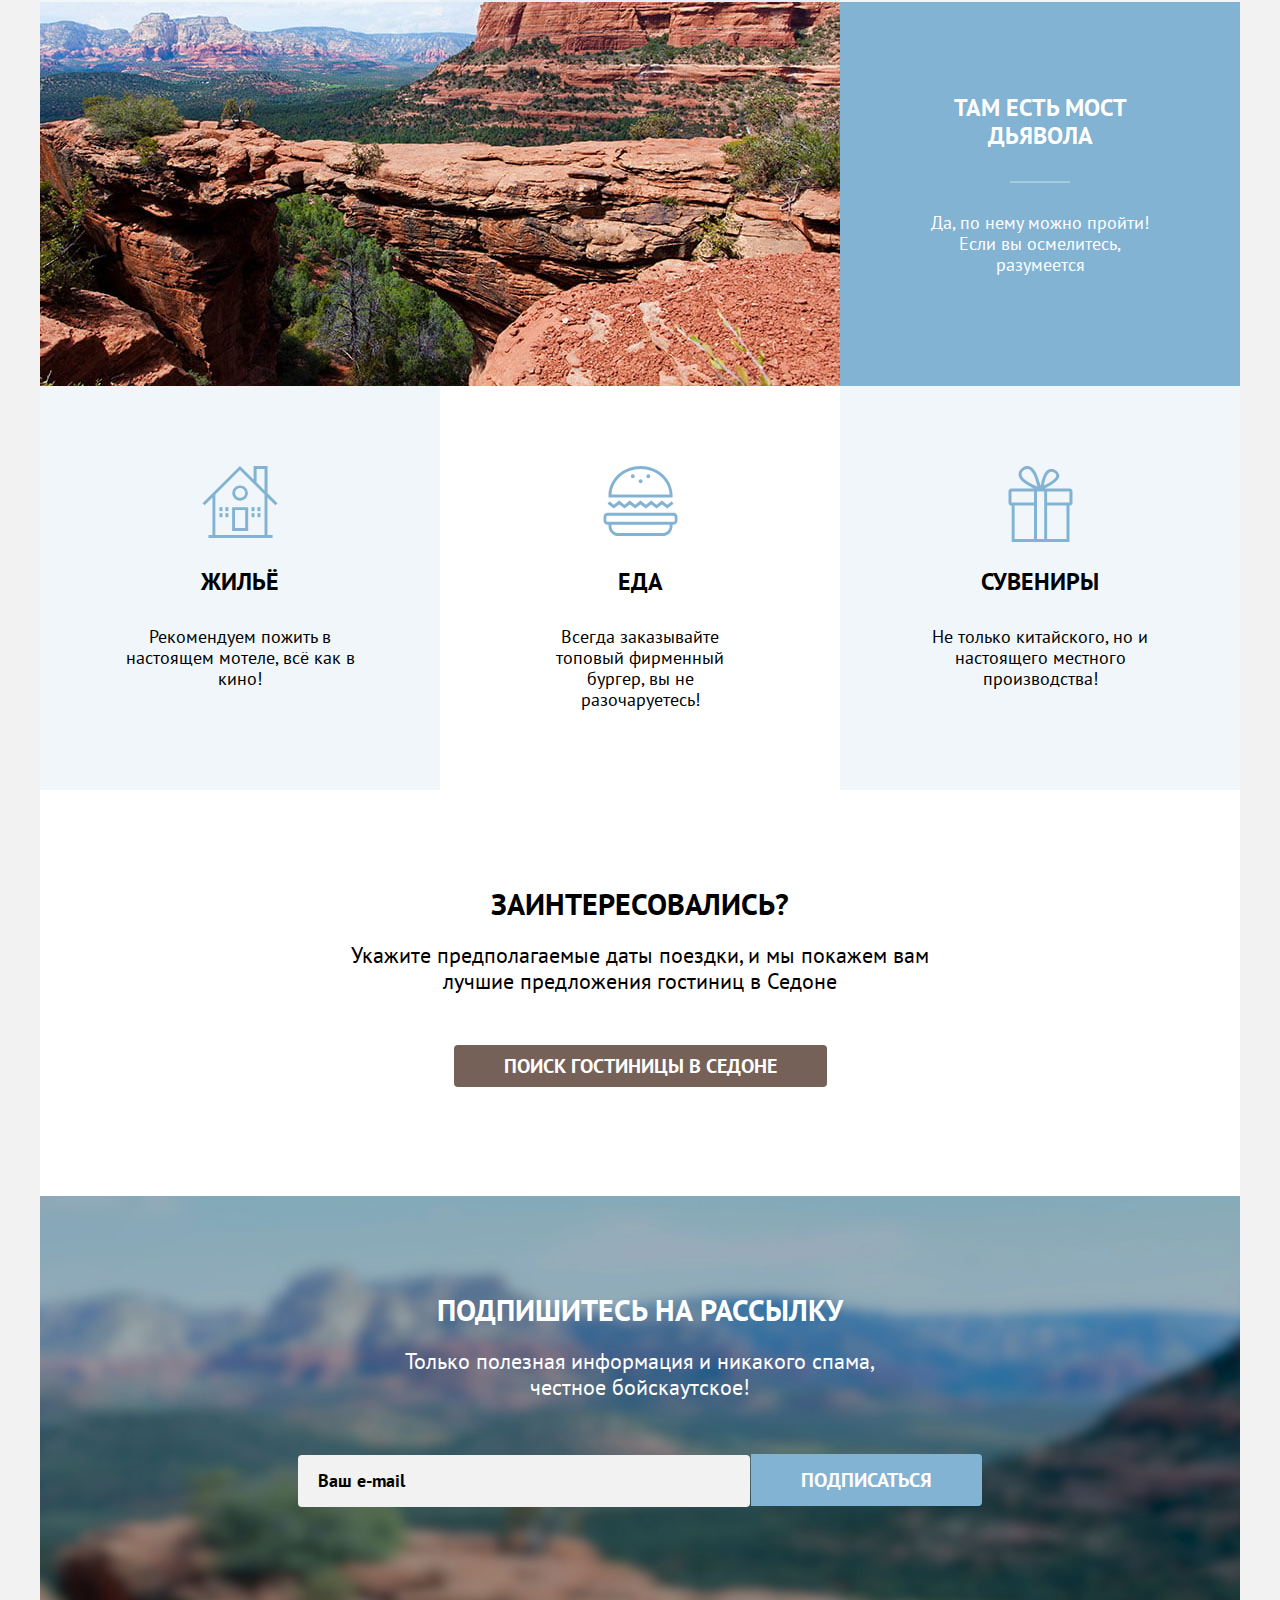
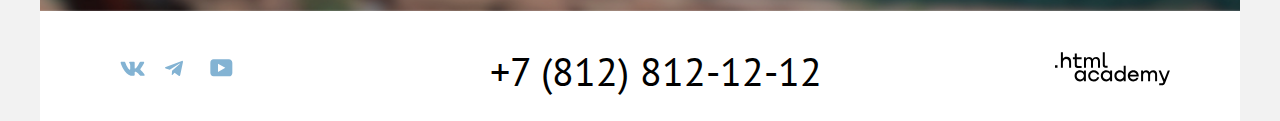
<file: 11/index.html>
<!DOCTYPE html>
<html lang="ru">
<head>
  <meta charset="utf-8">
  <title>HTML Academy: Седона</title>
  <link rel="stylesheet" href="styles/style.css">
  <base href="https://htmlacademy-htmlcss.github.io/2211373-sedona-35/11/">
</head>
<body>
  <div class="shadow">
    <header class="main-header">
      <div class="main-header--inner">
        <a class="navigation-logo"><img src="images/logo.svg" alt="Логотип городка Седона" class="logo-img" width="140"
            height="70"></a>
        <nav class="navigation">
          <ul class="navigation-list">
            <li class="navigation-item">
              <a class="navigation-link navigation-link--current" id="privet">Главная</a>
            </li>
            <li class="navigation-item">
              <a href="#" class="navigation-link">О Седоне</a>
            </li>
            <li class="navigation-item">
              <a href="catalog.html" class="navigation-link">Гостиницы</a>
            </li>
          </ul>
          <ul class="navigation-list navigation-user">
            <li class="navigation-item">
              <a href="#" class="navigation-link navigation-link--search">
                <span class="visually-hidden">
                  Поиск
                </span>
              </a>
            </li>
            <li class="navigation-item">
              <a href="#" class="navigation-link navigation-link--favorites">
                <span class="visually-hidden">
                  Избранное
                </span>
                <div class="circle">
                  <span class="navigation-favorites">
                    12
                  </span>
                </div>
              </a>
            </li>
            <li class="navigation-item">
              <a class="navigation-link navigation-link--want button" href="#">Хочу сюда!</a>
            </li>
          </ul>
        </nav>
      </div>
    </header>
    <main class="main-container main-index">
      <div class="page-container">
        <h1 class="visually-hidden">Добро пожаловать в Седону!</h1>
        <div class="welcome-to--sedona">
          <div class="welcome-inner">
            <img class="welcome" src="images/welcome.svg" alt="Добро пожаловать в великолепную Седону" width="458"
              height="352">
          </div>
          <div class="welcome-collar">
          </div>
        </div>
        <h2 class="title">
          Седона — небольшой городок в Аризоне, заслуживающий большего!
        </h2>
        <p class="subtitle">
          Рассмотрим причины, по которым Седона круче, чем Гранд-Каньон!
        </p>
        <section class="advantage">
          <h2 class="visually-hidden">Преимущества</h2>
          <ul class="advantage-list">
            <li class="advantage-item advantage-item--img">
              <div class="advantage-item--text">
                <h3 class="advantage-title">
                  Настоящий городок
                </h3>
                <p class="advantage-description">
                  Седона — не аттракцион для туристов, там течёт своя жизнь
                </p>
              </div>
              <img class="advantage-img" src="images/house.jpg" alt="Двухэтажный дом на фоне гор" width="800"
                height="384">
            </li>
            <li class="advantage-item advantage-item--color advantage-item--2">
              <h3 class="advantage-title">
                Небольшая площадь
              </h3>
              <p class="advantage-description">
                Все достопримечательности находятся очень близко
              </p>
            </li>
            <li class="advantage-item advantage-item--color2 advantage-item--2">
              <h3 class="advantage-title">
                Красивая дорога
              </h3>
              <p class="advantage-description">
                Ехать в Седону из Лас-Вегаса совсем не скучно!
              </p>
            </li>
            <li class="advantage-item advantage-item--color advantage-item--2">
              <h3 class="advantage-title">
                Мало туристов
              </h3>
              <p class="advantage-description">
                Большинство едет в Гранд Каньон и толпится там
              </p>
            </li>
            <li class="advantage-item advantage-item--img">
              <img class="advantage-img" src="images/bridge.jpg" alt="Мост через пропасть" width="800" height="384">
              <div class="advantage-item--text">
                <h3 class="advantage-title">
                  Там есть мост дьявола
                </h3>
                <p class="advantage-description">
                  Да, по нему можно пройти! Если вы осмелитесь, разумеется
                </p>
              </div>
            </li>
          </ul>
          <ul class="advantage-list advantage-list2">
            <li class="advantage-item advantage-item--color advantage-item--house">
              <h3 class="advantage-title">
                Жильё
              </h3>
              <p class="advantage-description">
                Рекомендуем пожить в настоящем мотеле, всё как в кино!
              </p>
            </li>
            <li class="advantage-item advantage-item--food">
              <h3 class="advantage-title">
                Еда
              </h3>
              <p class="advantage-description">
                Всегда заказывайте топовый фирменный бургер, вы не разочаруетесь!
              </p>
            </li>
            <li class="advantage-item advantage-item--color advantage-item--souvenir">
              <h3 class="advantage-title">
                Сувениры
              </h3>
              <p class="advantage-description">
                Не только китайского, но и настоящего местного производства!
              </p>
            </li>
          </ul>
        </section>
        <section class="search-hotels">
          <h2 class="visually-hidden">Поиск гостиницы в Седоне</h2>
          <b class="search-hotels--title">
            Заинтересовались?
          </b>
          <p class="search-hotels--descr">
            Укажите предполагаемые даты поездки, и мы покажем вам лучшие предложения гостиниц в Седоне
          </p>
          <a href="#" class="search-hotels--link button">Поиск гостиницы в Седоне</a>
        </section>
        <section class="subscribe">
          <div class="subscribe-inner">
            <h2 class="subscribe-title">
              Подпишитесь на рассылку
            </h2>
            <p class="subscribe-subtitle">
              Только полезная информация и никакого спама, честное бойскаутское!
            </p>
            <input class="field" type="email" placeholder="Ваш e-mail">
            <button class="button-subscribe button" type="submit">Подписаться</button>
          </div>
        </section>
      </div>
    </main>
    <footer class="page-footer">
      <div class="page-footer--container">
        <section class="footer-social">
          <h2 class="visually-hidden">Социальные сети</h2>
          <ul class="footer-social--list">
            <li class="footer-social--item">
              <a href="https://vk.com/htmlacademy" class="footer-social--link">
                <svg class="footer-social--icon" aria-hidden="true" focusable="false" width="25" height="15"
                  viewBox="0 0 25 15" fill="none" xmlns="http://www.w3.org/2000/svg">
                  <path class="vkontakte" fill-rule="evenodd" clip-rule="evenodd"
                    d="M24.116 1.804c.166-.546 0-.948-.795-.948h-2.625c-.668 0-.976.347-1.143.73 0 0-1.335 3.196-3.226 5.272-.612.602-.89.793-1.224.793-.167 0-.418-.19-.418-.738V1.804c0-.656-.184-.948-.74-.948H9.817c-.417 0-.668.304-.668.593 0 .621.946.765 1.043 2.513V7.76c0 .833-.153.984-.487.984-.89 0-3.055-3.21-4.34-6.885-.249-.715-.5-1.003-1.172-1.003H1.566c-.75 0-.9.347-.9.73 0 .682.89 4.07 4.145 8.551 2.17 3.06 5.225 4.72 8.008 4.72 1.67 0 1.875-.369 1.875-1.004V11.54c0-.737.158-.884.687-.884.39 0 1.057.192 2.615 1.667 1.78 1.75 2.073 2.533 3.075 2.533h2.625c.75 0 1.126-.368.91-1.096-.238-.724-1.088-1.775-2.215-3.022-.612-.71-1.53-1.475-1.809-1.858-.389-.49-.278-.71 0-1.147 0 0 3.2-4.426 3.533-5.929h.001Z"
                    fill="#83B3D3" />
                </svg>
                <span class="visually-hidden">Логотип вконтакте</span>
              </a>
            </li>
            <li class="footer-social--item">
              <a href="https://t.me/htmlacademy" class="footer-social--link">
                <svg class="footer-social--icon" width="18" height="16" viewBox="0 0 18 16" fill="none"
                  xmlns="http://www.w3.org/2000/svg">
                  <path class="telegram"
                    d="M16.785.956.84 7.104C-.248 7.541-.24 8.148.64 8.42l4.094 1.277 9.472-5.976c.448-.272.857-.126.52.173l-7.673 6.925H7.05l.002.001-.283 4.22c.414 0 .597-.19.829-.414l1.988-1.934 4.136 3.055c.762.42 1.31.205 1.5-.706l2.715-12.795c.278-1.114-.425-1.618-1.153-1.29Z"
                    fill="#83B3D3" />
                </svg>
                <span class="visually-hidden">Логотип телеграмм</span>
              </a>
            </li>
            <li class="footer-social--item">
              <a href="https://www.youtube.com/user/htmlacademyru" class="footer-social--link">
                <svg width="23" height="18" viewBox="0 0 23 18" fill="none" xmlns="http://www.w3.org/2000/svg">
                  <path class="youtube"
                    d="M18.94.356H3.507C1.647.356.333 1.95.333 3.756V13.85c0 1.913 1.314 3.506 3.174 3.506H19.16c1.642 0 3.174-1.593 3.174-3.4v-10.2c-.219-1.806-1.532-3.4-3.393-3.4ZM7.995 12.894V4.819l7.333 4.037-7.333 4.038Z"
                    fill="#83B3D3" />
                </svg>
                <span class="visually-hidden">Логотип ютуб</span>
              </a>
            </li>
          </ul>
        </section>
        <section class="footer-contacts">
          <h2 class="visually-hidden">Контакты</h2>
          <a class="footer-contacts--link" href="tel:+78128121212" aria-label="Контактный телефон: +7-812-812-12-12.">+7
            (812) 812-12-12</a>
        </section>
        <section class="developer">
          <h2 class="visually-hidden">Разработчик</h2>
          <a href="https://htmlacademy.ru" class="developer-link">
            <svg width="115" height="34" viewBox="0 0 115 34" fill="none" xmlns="http://www.w3.org/2000/svg">
              <path class="htmlacademy-logo"
                d="M0 13.256v2.6h2.5v-2.6H0ZM11.6 4.856c-1.6 0-2.8.7-3.6 1.7h-.1v-6.2h-2v15.5h2v-5.3c0-2.1 1.3-3.6 3.3-3.6 1.8 0 2.9 1.4 2.9 3.2v5.7h2v-6.1c.1-3-1.8-4.9-4.5-4.9ZM26.6 5.156h-4.8v-3.7h-2v3.8h-1.9v2h1.9v6c0 1.7 1 2.7 2.7 2.7h4.1v-2h-3.7c-.7 0-1.1-.4-1.1-1.1v-5.7h4.8v-2ZM41.1 4.956c-1.6 0-2.9.8-3.5 2.1h-.1c-.6-1.2-1.8-2.1-3.4-2.1-1.4 0-2.5.8-3.1 1.8h-.1v-1.6H29v10.6h2v-5.4c0-2 1-3.5 2.6-3.5 1.5 0 2.4 1 2.4 2.6v6.3h2v-5.6c0-2.4 1.4-3.3 2.6-3.3 1.5 0 2.4 1 2.4 2.6v6.3h2v-6.5c.1-2.5-1.4-4.3-3.9-4.3ZM47.8 13.056c0 1.7 1 2.7 2.8 2.7h2v-2h-1.7c-.7 0-1.1-.4-1.1-1.1V.356h-2v12.7ZM28.9 20.056c-.9-1.1-2.2-1.8-3.9-1.8-3.1 0-5.4 2.3-5.4 5.6s2.3 5.6 5.4 5.6c1.8 0 3-.8 3.8-1.9h.1v1.6h2v-10.6h-2v1.5Zm-3.6 7.4c-2.2 0-3.6-1.6-3.6-3.6s1.4-3.6 3.6-3.6 3.6 1.6 3.6 3.6c0 1.9-1.4 3.6-3.6 3.6ZM44.2 22.356c-.5-2.4-2.6-4.1-5.4-4.1-3.4 0-5.6 2.5-5.6 5.6 0 3.1 2.2 5.6 5.6 5.6 2.8 0 4.9-1.8 5.4-4.2h-2.1c-.4 1.3-1.7 2.3-3.3 2.3-2.2 0-3.6-1.6-3.6-3.6s1.4-3.6 3.6-3.6c1.6 0 2.8 1 3.3 2.2h2.1v-.2ZM55.1 20.056c-.9-1.1-2.2-1.8-3.9-1.8-3.1 0-5.4 2.3-5.4 5.6s2.3 5.6 5.4 5.6c1.8 0 3-.8 3.8-1.9h.1v1.6h2v-10.6h-2v1.5Zm-3.6 7.4c-2.2 0-3.6-1.6-3.6-3.6s1.4-3.6 3.6-3.6 3.6 1.6 3.6 3.6c0 1.9-1.5 3.6-3.6 3.6ZM68.7 20.156c-.9-1.1-2.2-1.9-3.9-1.9-3.1 0-5.4 2.3-5.4 5.6s2.2 5.6 5.4 5.6c1.7 0 3-.8 3.8-1.8h.1v1.5h2v-15.4h-2v6.4Zm-3.6 7.3c-2.2 0-3.6-1.6-3.6-3.6s1.4-3.6 3.6-3.6 3.6 1.6 3.6 3.6c-.1 2-1.5 3.6-3.6 3.6ZM78.3 18.256c-3.3 0-5.5 2.5-5.5 5.6 0 3 2.1 5.6 5.5 5.6 2.5 0 4.5-1.3 5.2-3.6h-2.1c-.5 1-1.6 1.6-3 1.6-1.9 0-3.3-1.3-3.4-2.9h8.8c.2-3.6-2-6.3-5.5-6.3Zm0 1.9c1.7 0 3 1 3.3 2.6h-6.5c.3-1.5 1.5-2.6 3.2-2.6ZM98.2 18.256c-1.6 0-2.9.8-3.6 2h-.1c-.6-1.2-1.8-2-3.4-2-1.4 0-2.5.7-3.1 1.8v-1.5h-1.9v10.6h2v-5.4c0-2 1-3.4 2.6-3.5 1.5 0 2.4 1 2.4 2.6v6.3h2v-5.6c0-2.4 1.4-3.3 2.6-3.3 1.5 0 2.4 1 2.4 2.6v6.3h2v-6.5c.1-2.6-1.4-4.4-3.9-4.4ZM109.4 27.356l-3.6-8.9h-2.2l4.8 11.6c-.3.9-.7 1.2-1.7 1.2h-2.5v2h2.5c1.8 0 2.8-.8 3.5-2.6l4.7-12.2h-2.1l-3.4 8.9Z"
                fill="#000" />
            </svg>
          </a>
        </section>
      </div>
    </footer>
  </div>
  <div class="modal-container modal-container--close">
    <div class="modal modal-auth">
      <button class="modal-close--button">
        <svg class="close" width="52" height="52" viewBox="0 0 52 52" fill="none" xmlns="http://www.w3.org/2000/svg">
          <circle class="close-circle" cx="26" cy="26" r="26" fill="#F2F2F2" />
          <path class="close-cross"
            d="m33.49 20.783-1.292-1.292-5.707 5.707-5.708-5.707-1.293 1.292 5.708 5.708-5.707 5.707 1.292 1.293 5.707-5.708 5.708 5.708 1.292-1.293-5.707-5.707 5.707-5.708Z"
            fill="#000" />
        </svg>
        <span class="visually-hidden">Закрыть</span>
      </button>
      <section class="modal-content">
        <h2 class="modal-title">Поиск гостиницы в Седоне</h2>
        <form class="auth-form" action="https://echo.htmlacademy.ru/" method="post">
          <p class="field-group">
            <label for="date-in">Дата заезда:</label>
            <input class="auth-form--field field" type="text" id="date-in" name="date-in" placeholder="27 апреля 2020">
            <span class="addition">Мы не можем отправить вас в прошлое.</span>
          </p>
          <p class="field-group">
            <label for="date-out">Дата выезда:</label>
            <input class="auth-form--field field" type="text" id="date-out" name="date-out"
              placeholder="1 сентября 2023">
            <span class="addition addition-color">На эти даты есть свободные номера. Пока есть.</span>
          </p>
          <div class="form-div">
            <p class="field-group">
              <label class="old" for="old">Взрослые:</label>
              <input class="input-number field" type="text" id="old" name="old" placeholder="2">
              <button class="control-score minus" type="button">
                <span class="control-score--minus"></span>
              </button>
              <button class="control-score plus" type="button">
                <span class="control-score--plus"></span>
                <span class="control-score--minus"></span>
              </button>
            </p>
            <p class="field-group">
              <span class="child">
                <label class="child" for="child">Дети:</label>
                <span class="tooltip">
                  <button class="tooltip-toggle" type="button" aria-labelledby="tooltip-label-date">
                    <svg class="tooltip-icon" width="26" height="26" viewBox="0 0 26 26" fill="none"
                      xmlns="http://www.w3.org/2000/svg">
                      <circle cx="13" cy="13" r="13" fill="#83B3D3" />
                      <path fill-rule="evenodd" clip-rule="evenodd" d="M12 7h2v2h-2V7Zm2 12h-2v-9h2v9Z" fill="#fff" />
                    </svg>
                  </button>
                  <span class="tooltip-text" role="tooltip" id="tooltip-label-date">Укажите количество детей, которые
                    будут с вами, возраст которых от 6 до 18 лет. Дети до 6 лет размещаются бесплатно.</span>
                </span>
              </span>
              <input class="input-number field" type="text" id="child" name="child" placeholder="2">
              <button class="control-score minus2" type="button">
                <span class="control-score--minus"></span>
              </button>
              <button class="control-score plus2" type="button">
                <span class="control-score--plus"></span>
                <span class="control-score--minus"></span>
              </button>
            </p>
          </div>
          <button class="button auth-form--button" type="submit">Найти</button>
        </form>
      </section>
    </div>
  </div>
</body>
</html>
</file>
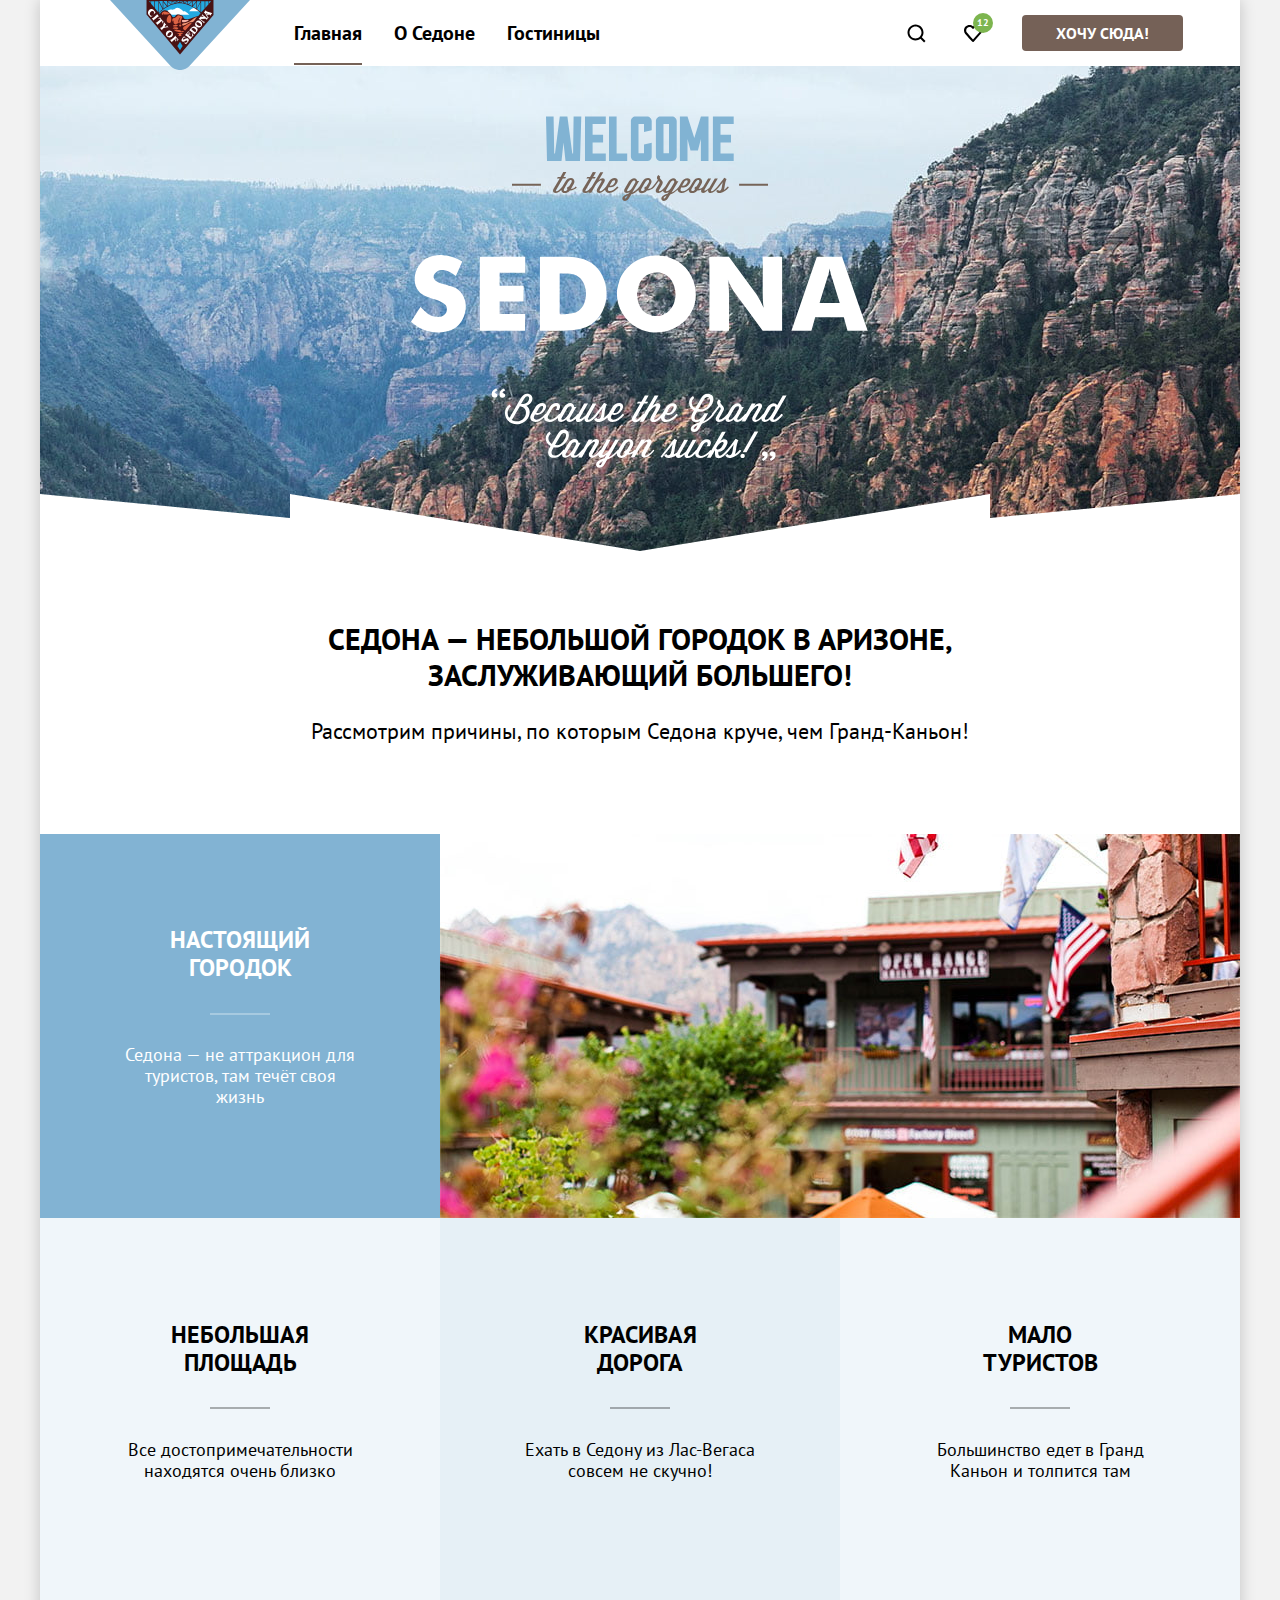
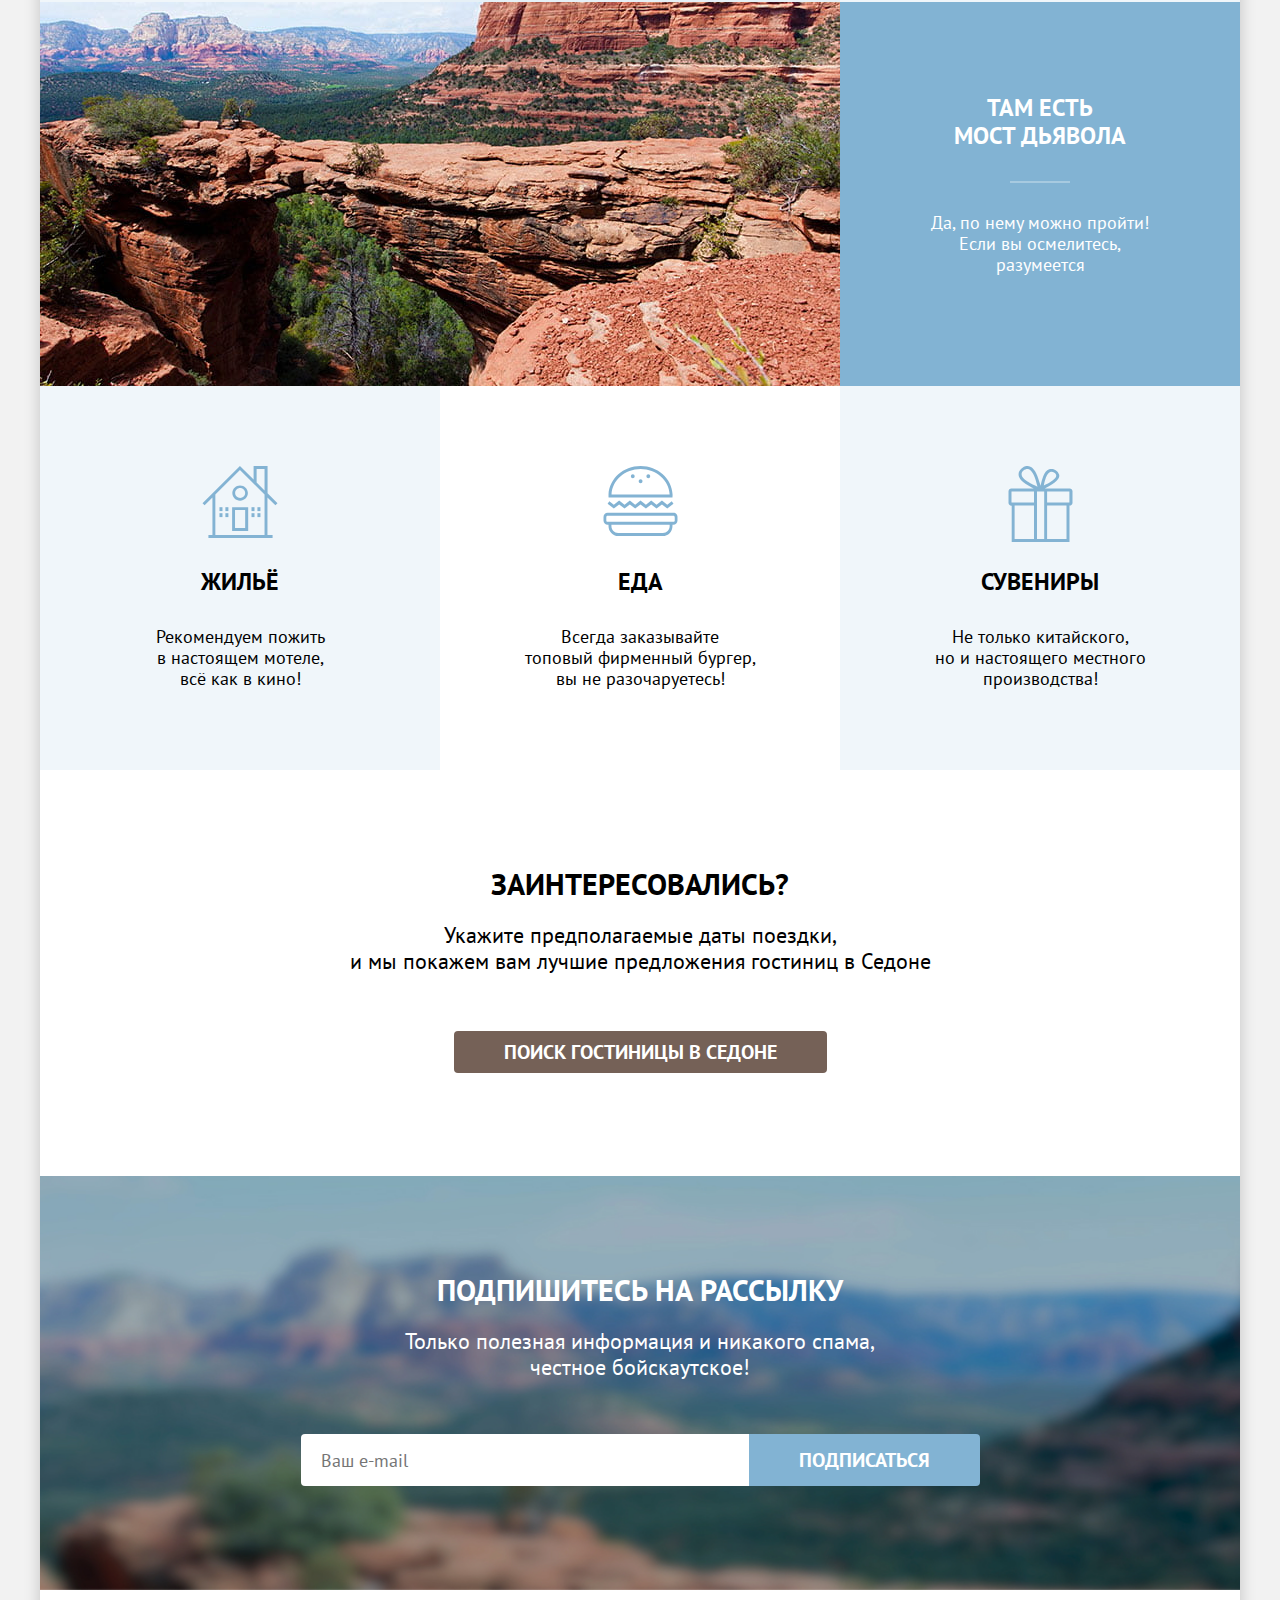
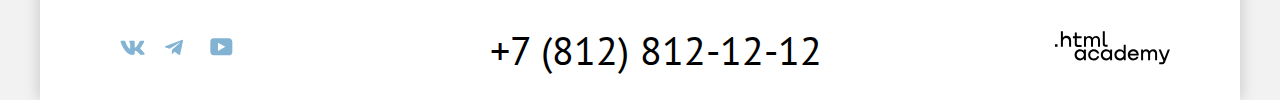
<file: master/index.html>
<!DOCTYPE html>
<html lang="ru">

<head>
  <meta charset="utf-8">
  <title>HTML Academy: Седона</title>
  <link rel="icon" type="image/png" sizes="32x32" href="images/favicon.png">
  <link rel="stylesheet" href="styles/style.css">
  <base href="https://htmlacademy-htmlcss.github.io/2211373-sedona-35/master/">
</head>

<body>
  <div class="shadow">
    <div class="box-shadow">
      <header class="main-header">
        <div class="main-header--inner">
          <a class="navigation-logo"><img src="images/logo.svg" alt="Логотип городка Седона." class="logo-img"
              width="140" height="70"></a>
          <nav class="navigation">
            <ul class="navigation-list">
              <li class="navigation-item">
                <a class="navigation-link navigation-link--current" id="privet">Главная</a>
              </li>
              <li class="navigation-item">
                <a href="#" class="navigation-link">О Седоне</a>
              </li>
              <li class="navigation-item">
                <a href="catalog.html" class="navigation-link">Гостиницы</a>
              </li>
            </ul>
            <ul class="navigation-list navigation-user">
              <li class="navigation-item">
                <a href="#" class="navigation-link navigation-link--search">
                  <span class="visually-hidden">
                    Поиск.
                  </span>
                </a>
              </li>
              <li class="navigation-item">
                <a href="#" class="navigation-link navigation-link--favorites">
                  <span class="visually-hidden">
                    Избранное.
                  </span>
                  <div class="circle">
                    <span class="navigation-favorites">
                      12
                    </span>
                  </div>
                </a>
              </li>
              <li class="navigation-item">
                <a class="navigation-link navigation-link--want button" href="#">Хочу сюда!</a>
              </li>
            </ul>
          </nav>
        </div>
      </header>
      <main class="main-container main-index">
        <div class="page-container">
          <h1 class="visually-hidden">Добро пожаловать в Седону!</h1>
          <div class="welcome-to--sedona">
            <div class="welcome-inner">
              <img class="welcome" src="images/welcome.svg" alt="Добро пожаловать в великолепную Седону." width="458"
                height="352">
            </div>
            <div class="welcome-collar">
            </div>
          </div>
          <h2 class="title">
            Седона — небольшой городок в Аризоне, заслуживающий большего!
          </h2>
          <p class="subtitle">
            Рассмотрим причины, по которым Седона круче, чем Гранд-Каньон!
          </p>
          <section class="advantage">
            <h2 class="visually-hidden">Преимущества.</h2>
            <ul class="advantage-list">
              <li class="advantage-item advantage-item--img">
                <div class="advantage-item--text">
                  <h3 class="advantage-title">
                    Настоящий городок
                  </h3>
                  <p class="advantage-description">
                    Седона — не аттракцион для туристов, там течёт своя жизнь
                  </p>
                </div>
                <img class="advantage-img" src="images/house.jpg" alt="Двухэтажный дом на фоне гор." width="800"
                  height="384">
              </li>
              <li class="advantage-item advantage-item--color advantage-item--2">
                <h3 class="advantage-title">
                  Небольшая площадь
                </h3>
                <p class="advantage-description">
                  Все достопримечательности находятся очень близко
                </p>
              </li>
              <li class="advantage-item advantage-item--color2 advantage-item--2">
                <h3 class="advantage-title">
                  Красивая дорога
                </h3>
                <p class="advantage-description">
                  Ехать в Седону из Лас-Вегаса совсем не скучно!
                </p>
              </li>
              <li class="advantage-item advantage-item--color advantage-item--2">
                <h3 class="advantage-title">
                  Мало туристов
                </h3>
                <p class="advantage-description">
                  Большинство едет в Гранд Каньон и толпится там
                </p>
              </li>
              <li class="advantage-item advantage-item--img">
                <img class="advantage-img" src="images/bridge.jpg" alt="Мост через пропасть." width="800" height="384">
                <div class="advantage-item--text">
                  <h3 class="advantage-title">
                    Там есть <br> мост дьявола
                  </h3>
                  <p class="advantage-description">
                    Да, по нему можно пройти! Если вы осмелитесь, разумеется
                  </p>
                </div>
              </li>
            </ul>
            <ul class="advantage-list advantage-list2">
              <li class="advantage-item advantage-item--color advantage-item--house">
                <h3 class="advantage-title">
                  Жильё
                </h3>
                <p class="advantage-description advantage-description1">
                  Рекомендуем пожить в настоящем мотеле, всё как в кино!
                </p>
              </li>
              <li class="advantage-item advantage-item--food">
                <h3 class="advantage-title">
                  Еда
                </h3>
                <p class="advantage-description">
                  Всегда заказывайте <br> топовый фирменный бургер, вы не разочаруетесь!
                </p>
              </li>
              <li class="advantage-item advantage-item--color advantage-item--souvenir">
                <h3 class="advantage-title">
                  Сувениры
                </h3>
                <p class="advantage-description">
                  Не только китайского, <br> но и настоящего местного производства!
                </p>
              </li>
            </ul>
          </section>
          <section class="search-hotels">
            <h2 class="visually-hidden">Поиск гостиницы в Седоне.</h2>
            <b class="search-hotels--title">
              Заинтересовались?
            </b>
            <p class="search-hotels--descr">
              Укажите предполагаемые даты поездки, <br> и мы покажем вам лучшие предложения гостиниц в Седоне
            </p>
            <a href="#" class="search-hotels--link button">Поиск гостиницы в Седоне</a>
          </section>
          <section class="subscribe">
            <div class="subscribe-inner">
              <h2 class="subscribe-title">
                Подпишитесь на рассылку
              </h2>
              <p class="subscribe-subtitle">
                Только полезная информация и никакого спама, честное бойскаутское!
              </p>
              <div class="subscribe-wrapper">
                <label for="subscribe-label"></label>
                  <input class="subscribe-field" type="email" placeholder="Ваш e-mail" id="subscribe-label">
                  <button class="button-subscribe button" type="submit">Подписаться</button>
              </div>
            </div>
          </section>
        </div>
      </main>
      <footer class="page-footer">
        <div class="page-footer--container">
          <section class="footer-social">
            <h2 class="visually-hidden">Социальные сети.</h2>
            <ul class="footer-social--list">
              <li class="footer-social--item">
                <a href="https://vk.com/htmlacademy" class="footer-social--link">
                  <svg class="footer-social--icon" aria-hidden="true" focusable="false" width="25" height="15"
                    viewBox="0 0 25 15" fill="none" xmlns="http://www.w3.org/2000/svg">
                    <path class="vkontakte" fill-rule="evenodd" clip-rule="evenodd"
                      d="M24.116 1.804c.166-.546 0-.948-.795-.948h-2.625c-.668 0-.976.347-1.143.73 0 0-1.335 3.196-3.226 5.272-.612.602-.89.793-1.224.793-.167 0-.418-.19-.418-.738V1.804c0-.656-.184-.948-.74-.948H9.817c-.417 0-.668.304-.668.593 0 .621.946.765 1.043 2.513V7.76c0 .833-.153.984-.487.984-.89 0-3.055-3.21-4.34-6.885-.249-.715-.5-1.003-1.172-1.003H1.566c-.75 0-.9.347-.9.73 0 .682.89 4.07 4.145 8.551 2.17 3.06 5.225 4.72 8.008 4.72 1.67 0 1.875-.369 1.875-1.004V11.54c0-.737.158-.884.687-.884.39 0 1.057.192 2.615 1.667 1.78 1.75 2.073 2.533 3.075 2.533h2.625c.75 0 1.126-.368.91-1.096-.238-.724-1.088-1.775-2.215-3.022-.612-.71-1.53-1.475-1.809-1.858-.389-.49-.278-.71 0-1.147 0 0 3.2-4.426 3.533-5.929h.001Z"
                      fill="#83B3D3" />
                  </svg>
                  <span class="visually-hidden">Логотип вконтакте.</span>
                </a>
              </li>
              <li class="footer-social--item">
                <a href="https://t.me/htmlacademy" class="footer-social--link">
                  <svg class="footer-social--icon" width="18" height="16" viewBox="0 0 18 16" fill="none"
                    xmlns="http://www.w3.org/2000/svg">
                    <path class="telegram"
                      d="M16.785.956.84 7.104C-.248 7.541-.24 8.148.64 8.42l4.094 1.277 9.472-5.976c.448-.272.857-.126.52.173l-7.673 6.925H7.05l.002.001-.283 4.22c.414 0 .597-.19.829-.414l1.988-1.934 4.136 3.055c.762.42 1.31.205 1.5-.706l2.715-12.795c.278-1.114-.425-1.618-1.153-1.29Z"
                      fill="#83B3D3" />
                  </svg>
                  <span class="visually-hidden">Логотип телеграмм.</span>
                </a>
              </li>
              <li class="footer-social--item">
                <a href="https://www.youtube.com/user/htmlacademyru" class="footer-social--link">
                  <svg width="23" height="18" viewBox="0 0 23 18" fill="none" xmlns="http://www.w3.org/2000/svg">
                    <path class="youtube"
                      d="M18.94.356H3.507C1.647.356.333 1.95.333 3.756V13.85c0 1.913 1.314 3.506 3.174 3.506H19.16c1.642 0 3.174-1.593 3.174-3.4v-10.2c-.219-1.806-1.532-3.4-3.393-3.4ZM7.995 12.894V4.819l7.333 4.037-7.333 4.038Z"
                      fill="#83B3D3" />
                  </svg>
                  <span class="visually-hidden">Логотип ютуб.</span>
                </a>
              </li>
            </ul>
          </section>
          <section class="footer-contacts">
            <h2 class="visually-hidden">Контакты.</h2>
            <a class="footer-contacts--link" href="tel:+78128121212"
              aria-label="Контактный телефон: +7-812-812-12-12.">+7
              (812) 812-12-12</a>
          </section>
          <section class="developer">
            <h2 class="visually-hidden">Разработчик.</h2>
            <a href="https://htmlacademy.ru" class="developer-link">
              <svg width="115" height="34" viewBox="0 0 115 34" fill="none" xmlns="http://www.w3.org/2000/svg">
                <path class="htmlacademy-logo"
                  d="M0 13.256v2.6h2.5v-2.6H0ZM11.6 4.856c-1.6 0-2.8.7-3.6 1.7h-.1v-6.2h-2v15.5h2v-5.3c0-2.1 1.3-3.6 3.3-3.6 1.8 0 2.9 1.4 2.9 3.2v5.7h2v-6.1c.1-3-1.8-4.9-4.5-4.9ZM26.6 5.156h-4.8v-3.7h-2v3.8h-1.9v2h1.9v6c0 1.7 1 2.7 2.7 2.7h4.1v-2h-3.7c-.7 0-1.1-.4-1.1-1.1v-5.7h4.8v-2ZM41.1 4.956c-1.6 0-2.9.8-3.5 2.1h-.1c-.6-1.2-1.8-2.1-3.4-2.1-1.4 0-2.5.8-3.1 1.8h-.1v-1.6H29v10.6h2v-5.4c0-2 1-3.5 2.6-3.5 1.5 0 2.4 1 2.4 2.6v6.3h2v-5.6c0-2.4 1.4-3.3 2.6-3.3 1.5 0 2.4 1 2.4 2.6v6.3h2v-6.5c.1-2.5-1.4-4.3-3.9-4.3ZM47.8 13.056c0 1.7 1 2.7 2.8 2.7h2v-2h-1.7c-.7 0-1.1-.4-1.1-1.1V.356h-2v12.7ZM28.9 20.056c-.9-1.1-2.2-1.8-3.9-1.8-3.1 0-5.4 2.3-5.4 5.6s2.3 5.6 5.4 5.6c1.8 0 3-.8 3.8-1.9h.1v1.6h2v-10.6h-2v1.5Zm-3.6 7.4c-2.2 0-3.6-1.6-3.6-3.6s1.4-3.6 3.6-3.6 3.6 1.6 3.6 3.6c0 1.9-1.4 3.6-3.6 3.6ZM44.2 22.356c-.5-2.4-2.6-4.1-5.4-4.1-3.4 0-5.6 2.5-5.6 5.6 0 3.1 2.2 5.6 5.6 5.6 2.8 0 4.9-1.8 5.4-4.2h-2.1c-.4 1.3-1.7 2.3-3.3 2.3-2.2 0-3.6-1.6-3.6-3.6s1.4-3.6 3.6-3.6c1.6 0 2.8 1 3.3 2.2h2.1v-.2ZM55.1 20.056c-.9-1.1-2.2-1.8-3.9-1.8-3.1 0-5.4 2.3-5.4 5.6s2.3 5.6 5.4 5.6c1.8 0 3-.8 3.8-1.9h.1v1.6h2v-10.6h-2v1.5Zm-3.6 7.4c-2.2 0-3.6-1.6-3.6-3.6s1.4-3.6 3.6-3.6 3.6 1.6 3.6 3.6c0 1.9-1.5 3.6-3.6 3.6ZM68.7 20.156c-.9-1.1-2.2-1.9-3.9-1.9-3.1 0-5.4 2.3-5.4 5.6s2.2 5.6 5.4 5.6c1.7 0 3-.8 3.8-1.8h.1v1.5h2v-15.4h-2v6.4Zm-3.6 7.3c-2.2 0-3.6-1.6-3.6-3.6s1.4-3.6 3.6-3.6 3.6 1.6 3.6 3.6c-.1 2-1.5 3.6-3.6 3.6ZM78.3 18.256c-3.3 0-5.5 2.5-5.5 5.6 0 3 2.1 5.6 5.5 5.6 2.5 0 4.5-1.3 5.2-3.6h-2.1c-.5 1-1.6 1.6-3 1.6-1.9 0-3.3-1.3-3.4-2.9h8.8c.2-3.6-2-6.3-5.5-6.3Zm0 1.9c1.7 0 3 1 3.3 2.6h-6.5c.3-1.5 1.5-2.6 3.2-2.6ZM98.2 18.256c-1.6 0-2.9.8-3.6 2h-.1c-.6-1.2-1.8-2-3.4-2-1.4 0-2.5.7-3.1 1.8v-1.5h-1.9v10.6h2v-5.4c0-2 1-3.4 2.6-3.5 1.5 0 2.4 1 2.4 2.6v6.3h2v-5.6c0-2.4 1.4-3.3 2.6-3.3 1.5 0 2.4 1 2.4 2.6v6.3h2v-6.5c.1-2.6-1.4-4.4-3.9-4.4ZM109.4 27.356l-3.6-8.9h-2.2l4.8 11.6c-.3.9-.7 1.2-1.7 1.2h-2.5v2h2.5c1.8 0 2.8-.8 3.5-2.6l4.7-12.2h-2.1l-3.4 8.9Z"
                  fill="#000" />
              </svg>
            </a>
          </section>
        </div>
      </footer>
    </div>
  </div>
  <div class="modal-container modal-container--close">
    <div class="modal modal-auth">
      <button class="modal-close--button" type="button">
        <svg class="close" width="52" height="52" viewBox="0 0 52 52" fill="none" xmlns="http://www.w3.org/2000/svg">
          <circle class="close-circle" cx="26" cy="26" r="26" fill="#F2F2F2" />
          <path class="close-cross"
            d="m33.49 20.783-1.292-1.292-5.707 5.707-5.708-5.707-1.293 1.292 5.708 5.708-5.707 5.707 1.292 1.293 5.707-5.708 5.708 5.708 1.292-1.293-5.707-5.707 5.707-5.708Z"
            fill="#000" />
        </svg>
        <span class="visually-hidden">Закрыть.</span>
      </button>
      <section class="modal-content">
        <h2 class="modal-title">Поиск гостиницы в Седоне</h2>
        <form class="auth-form" action="https://echo.htmlacademy.ru/" method="post">
          <p class="field-group">
            <label for="date-in">Дата заезда:</label>
            <input class="auth-form--field field" type="text" id="date-in" name="date-in" placeholder="27 апреля 2020">
            <span class="addition">Мы не можем отправить вас в прошлое.</span>
          </p>
          <p class="field-group">
            <label for="date-out">Дата выезда:</label>
            <input class="auth-form--field field" type="text" id="date-out" name="date-out"
              placeholder="1 сентября 2023">
            <span class="addition addition-color">На эти даты есть свободные номера. Пока есть.</span>
          </p>
          <div class="form-div">
            <p class="field-group">
              <label class="old" for="old">Взрослые:</label>
              <input class="input-number field" type="text" id="old" name="old" placeholder="2">
              <button class="control-score minus" type="button">
                <span class="control-score--minus"></span>
              </button>
              <button class="control-score plus" type="button">
                <span class="control-score--plus"></span>
                <span class="control-score--minus"></span>
              </button>
            </p>
            <p class="field-group">
              <span class="child">
                <label class="child" for="child">Дети:</label>
                <span class="tooltip">
                  <button class="tooltip-toggle" type="button" aria-labelledby="tooltip-label-date">
                    <svg class="tooltip-icon" width="26" height="26" viewBox="0 0 26 26" fill="none"
                      xmlns="http://www.w3.org/2000/svg">
                      <circle cx="13" cy="13" r="13" fill="#83B3D3" />
                      <path fill-rule="evenodd" clip-rule="evenodd" d="M12 7h2v2h-2V7Zm2 12h-2v-9h2v9Z" fill="#fff" />
                    </svg>
                  </button>
                  <span class="tooltip-text" role="tooltip" id="tooltip-label-date">Укажите количество детей, которые
                    будут с вами, возраст которых от 6 до 18 лет. Дети до 6 лет размещаются бесплатно.</span>
                </span>
              </span>
              <input class="input-number field" type="text" id="child" name="child" placeholder="2">
              <button class="control-score minus2" type="button">
                <span class="control-score--minus"></span>
              </button>
              <button class="control-score plus2" type="button">
                <span class="control-score--plus"></span>
                <span class="control-score--minus"></span>
              </button>
            </p>
          </div>
          <button class="button auth-form--button" type="submit">Найти</button>
        </form>
      </section>
    </div>
  </div>
</body>

</html>
</file>
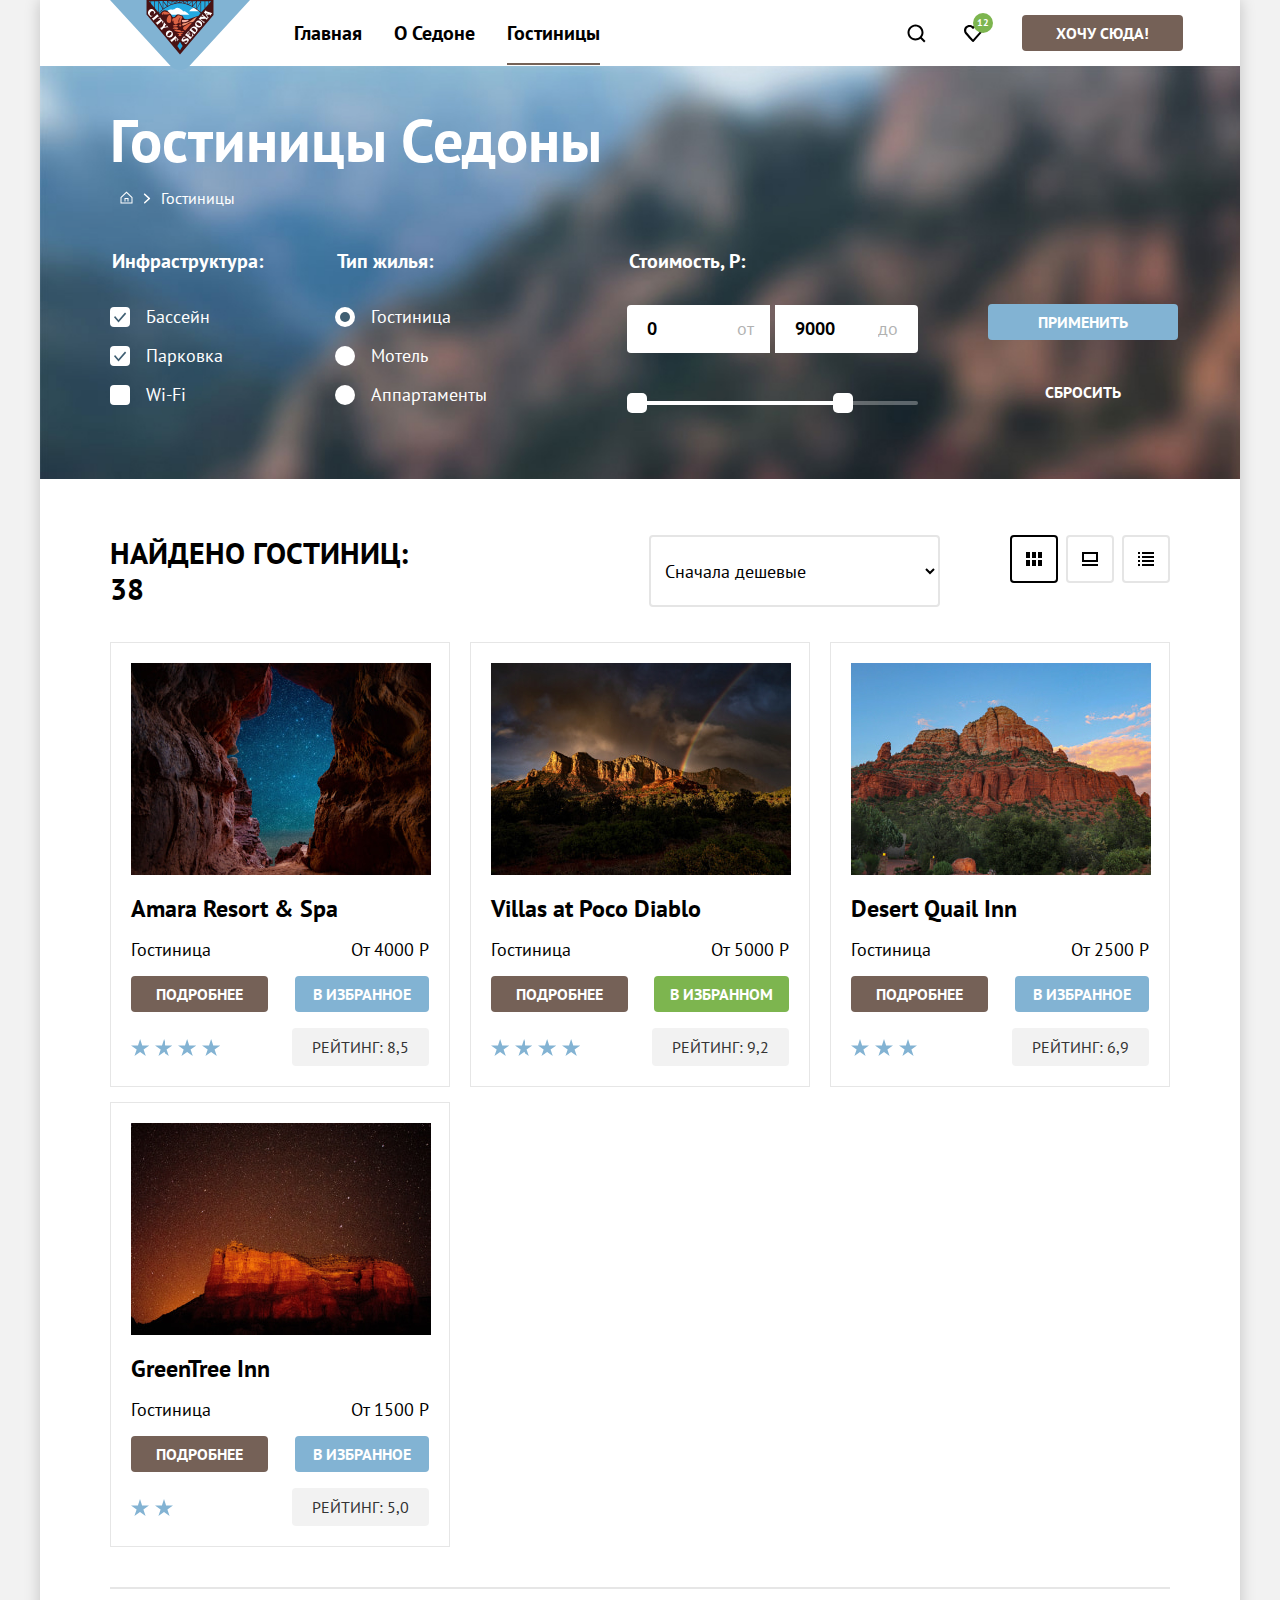
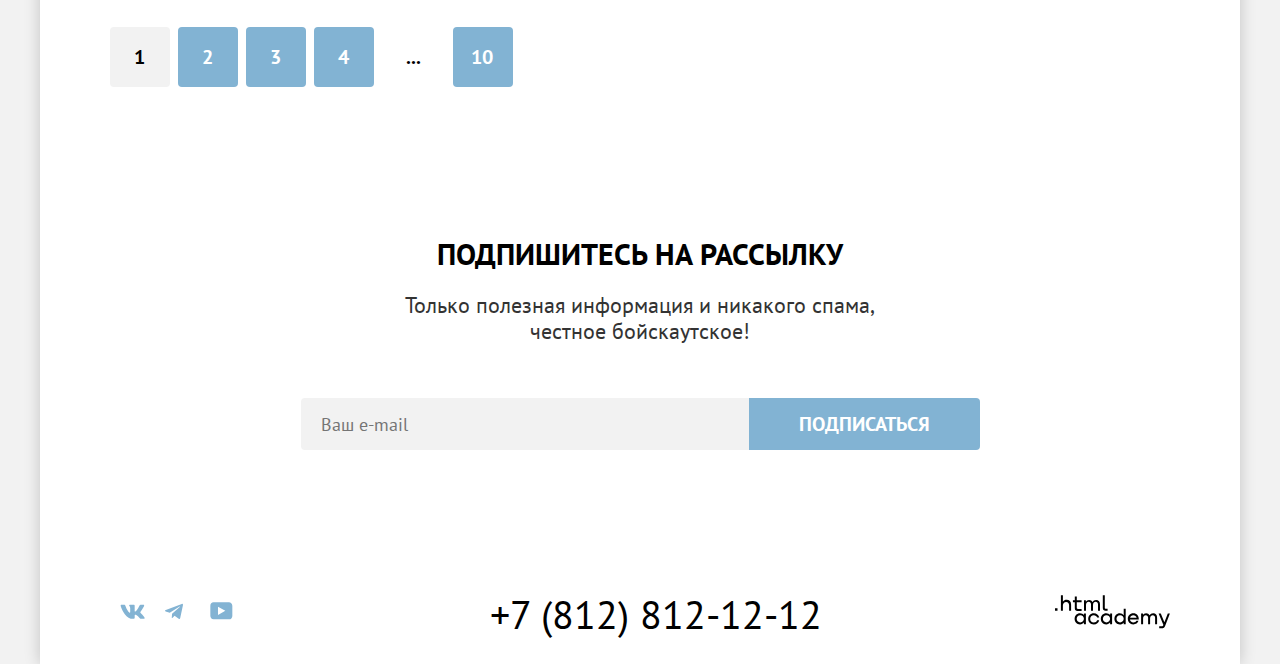
<file: catalog.html>
<!DOCTYPE html>
<html lang="ru">

<head>
    <meta charset="utf-8">
    <title>HTML Academy: Седона каталог</title>
    <link rel="icon" type="image/png" sizes="32x32" href="images/favicon.png">
    <link rel="stylesheet" href="styles/style.css">
</head>

<body>
    <div class="shadow">
        <div class="box-shadow">
            <header class="main-header">
                <div class="main-header--inner">
                    <a class="navigation-logo" href="index.html">
                        <img class="logo-img" src="images/logo.svg" alt="Логотип городка Седона." width="140"
                            height="70">
                    </a>
                    <nav class="navigation">
                        <ul class="navigation-list">
                            <li class="navigation-item">
                                <a href="index.html" class="navigation-link">Главная</a>
                            </li>
                            <li class="navigation-item">
                                <a href="#" class="navigation-link">О Седоне</a>
                            </li>
                            <li class="navigation-item">
                                <a class="navigation-link navigation-link--current">Гостиницы</a>
                            </li>
                        </ul>
                        <ul class="navigation-list navigation-user">
                            <li class="navigation-item">
                                <a href="#" class="navigation-link navigation-link--search">
                                    <span class="visually-hidden">
                                        Поиск.
                                    </span>
                                </a>
                            </li>
                            <li class="navigation-item">
                                <a href="#" class="navigation-link navigation-link--favorites">
                                    <span class="visually-hidden">
                                        Избранное.
                                    </span>
                                    <div class="circle">
                                        <span class="navigation-favorites">
                                            12
                                        </span>
                                    </div>
                                </a>
                            </li>
                            <li class="navigation-item">
                                <a class="navigation-link navigation-link--want button" href="#">Хочу сюда!</a>
                            </li>
                        </ul>
                    </nav>
                </div>
            </header>
            <main class="main-inner">
                <div class="page-container">
                    <div class="catalog-background">
                        <header class="inner-header">
                            <h1 class="inner-header--title">Гостиницы Седоны</h1>
                            <ul class="breadcrumbs">
                                <li class="breadcrumbs-item">
                                    <a class="breadcrumbs-link visually-hidden" href="index.html">Главная.</a>
                                    <a href="index.html" class="breadcrumbs-link--house"></a>
                                </li>
                                <li class="breadcrumbs-item">
                                    <a class="breadcrumbs-link">Гостиницы</a>
                                </li>
                            </ul>
                        </header>
                        <section class="catalog-search">
                            <h2 class="visually-hidden" hidden>Список гостиниц с фильтрами.</h2>
                            <form class="catalog-filter" action="https://echo.htmlacademy.ru/" method="get">
                                <fieldset class="catalog-filter--group">
                                    <legend class="catalog-filter--title">Инфраструктура:</legend>
                                    <ul class="catalog-filter--list">
                                        <li class="catalog-filter--item">
                                            <label class="control">
                                                <input class="visually-hidden control-input" type="checkbox"
                                                    name="swimming pool" checked>
                                                <span class="control-mark"></span>
                                                <span class="control-label">Бассейн</span>
                                            </label>
                                        </li>
                                        <li class="catalog-filter--item">
                                            <label class="control">
                                                <input class="visually-hidden control-input" type="checkbox"
                                                    name="parcking" checked>
                                                <span class="control-mark"></span>
                                                <span class="control-label">Парковка</span>
                                            </label>
                                        </li>
                                        <li class="catalog-filter--item">
                                            <label class="control">
                                                <input class="visually-hidden control-input" type="checkbox"
                                                    name="Wi-Fi">
                                                <span class="control-mark"></span>
                                                <span class="control-label">Wi-Fi</span>
                                            </label>
                                        </li>
                                    </ul>
                                </fieldset>
                                <fieldset class="catalog-filter--group">
                                    <legend class="catalog-filter--title">Тип жилья:</legend>
                                    <ul class="catalog-filter--list">
                                        <li class="catalog-filter--item">
                                            <label class="control">
                                                <input class="visually-hidden control-input" type="radio"
                                                    name="type of housing" value="hotel" checked>
                                                <span class="control-mark"></span>
                                                <span class="control-label">Гостиница</span>
                                            </label>
                                        </li>
                                        <li class="catalog-filter--item">
                                            <label class="control">
                                                <input class="visually-hidden control-input" type="radio"
                                                    name="type of housing" value="motel">
                                                <span class="control-mark"></span>
                                                <span class="control-label">Мотель</span>
                                            </label>
                                        </li>
                                        <li class="catalog-filter--item">
                                            <label class="control">
                                                <input class="visually-hidden control-input" type="radio"
                                                    name="type of housing" value="apartments">
                                                <span class="control-mark"></span>
                                                <span class="control-label">Аппартаменты</span>
                                            </label>
                                        </li>
                                    </ul>
                                </fieldset>
                                <fieldset class="catalog-filter--group">
                                    <legend class="catalog-filter--title">Стоимость, Р:</legend>
                                    <div class="range">
                                        <div class="range-wrapper--inputs">
                                            <label class="filter-label--left" for="range-label--left">от</label>
                                            <input class="range-input range-input--left" type="text" value="0"
                                                name="min-price" id="range-label--left">
                                            <label class="filter-label--right" for="range-label--right">до</label>
                                            <input class="range-input range-input--right" type="text" value="9000"
                                                name="max-price" id="range-label--right">
                                        </div>
                                        <div class="range-scale">
                                            <div class="range-bar" style="left: 0; width: 216px;">
                                                <button class="range-toggle toggle-min" type="button">
                                                    <span class="visually-hidden">Изменить минимальную цену.</span>
                                                </button>
                                                <button class="range-toggle toggle-max" type="button">
                                                    <span class="visually-hidden">Изменить максимальную цену.</span>
                                                </button>
                                            </div>
                                        </div>
                                    </div>
                                </fieldset>
                                <div class="filter-button">
                                    <button class="button button-filter--group" type="submit">Применить</button>
                                    <button class="button button2-filter--group" type="reset">Сбросить</button>
                                </div>
                            </form>
                        </section>
                    </div>
                    <section class="catalog-hotels">
                        <div class="sorting-container">
                            <span class="catalog-hotels--found">Найдено гостиниц: 38</span>
                            <select class="select-control" aria-label="Сортировка">
                                <option value="cheap">Сначала дешевые</option>
                                <option value="expensive">Сначала дорогие</option>
                                <option value="popular">Сначала популярные</option>
                            </select>
                            <a href="#" class="button button-current">
                                <svg aria-hidden="true" focusable="false" width="16" height="14" viewBox="0 0 16 14"
                                    fill="none" xmlns="http://www.w3.org/2000/svg">
                                    <path
                                        d="M4 0H0v6h4V0ZM16 0h-4v6h4V0ZM10 0H6v6h4V0ZM4 8H0v6h4V8ZM16 8h-4v6h4V8ZM10 8H6v6h4V8Z"
                                        fill="#000" />
                                </svg>
                                <span class="visually-hidden">Показать карточки.</span>
                            </a>
                            <a href="#" class="button">
                                <svg aria-hidden="true" focusable="false" width="16" height="14" viewBox="0 0 16 14"
                                    fill="none" xmlns="http://www.w3.org/2000/svg">
                                    <path d="M16 12H0v2h16v-2ZM14 2v6H2V2h12Zm2-2H0v10h16V0Z" fill="#000" />
                                </svg>
                                <span class="visually-hidden">Карточка отеля.</span>
                            </a>
                            <a class="button" href="#">
                                <svg aria-hidden="true" focusable="false" width="16" height="14" viewBox="0 0 16 14"
                                    fill="none" xmlns="http://www.w3.org/2000/svg">
                                    <path
                                        d="M2 0H0v2h2V0ZM16 0H4v2h12V0ZM2 4H0v2h2V4ZM16 4H4v2h12V4ZM2 8H0v2h2V8ZM16 8H4v2h12V8ZM2 12H0v2h2v-2ZM16 12H4v2h12v-2Z"
                                        fill="#000" />
                                </svg>
                                <span class="visually-hidden">Показать список.</span>
                            </a>
                        </div>
                        <ul class="hotel-list">
                            <li class="hotel-card">
                                <a class="hotel-card--link" href="#">
                                    <img class="hotel-card--image" src="images/catalog/hotel-1.jpg"
                                        alt="Вид звездного неба из пещеры." width="300" height="212">
                                    <h3 class="hotel-card--title">Amara Resort & Spa</h3>
                                </a>
                                <div class="hotel-card--line">
                                    <span class="hotel-card--price">гостиница</span>
                                    <span class="hotel-card--price">oт 4000 Р</span>
                                </div>
                                <div class="hotel-card--line">
                                    <a class="hotel-card--button button" href="#">Подробнее</a>
                                    <button class="chosen-btn button" type="button">В избранное</button>
                                </div>
                                <div class="hotel-card--line">
                                    <span class="star4 star"></span>
                                    <span class="hotel-card--rating">Рейтинг: 8,5</span>
                                </div>
                            </li>
                            <li class="hotel-card">
                                <a class="hotel-card--link" href="#">
                                    <img class="hotel-card--image" src="images/catalog/hotel-2.jpg"
                                        alt="Горы на фоне радуги." width="300" height="212">
                                    <h3 class="hotel-card--title">Villas at Poco Diablo</h3>
                                </a>
                                <div class="hotel-card--line">
                                    <span class="hotel-card--price">гостиница</span>
                                    <span class="hotel-card--price">oт 5000 Р</span>
                                </div>
                                <div class="hotel-card--line">
                                    <a class="hotel-card--button button" href="#">Подробнее</a>
                                    <button class="chosen-btn button chosen-btn--visited" type="button">В
                                        избранном</button>
                                </div>
                                <div class="hotel-card--line">
                                    <span class="star4 star"></span>
                                    <span class="hotel-card--rating">Рейтинг: 9,2</span>
                                </div>
                            </li>
                            <li class="hotel-card">
                                <a class="hotel-card--link" href="#">
                                    <img class="hotel-card--image" src="images/catalog/hotel-3.jpg"
                                        alt="Горы на фоне неба с облаками." width="300" height="212">
                                    <h3 class="hotel-card--title">Desert Quail Inn</h3>
                                </a>
                                <div class="hotel-card--line">
                                    <span class="hotel-card--price">гостиница</span>
                                    <span class="hotel-card--price">от 2500 Р</span>
                                </div>
                                <div class="hotel-card--line">
                                    <a class="hotel-card--button button" href="#">Подробнее</a>
                                    <button class="chosen-btn button" type="button">В избранное</button>
                                </div>
                                <div class="hotel-card--line">
                                    <span class="star3 star"></span>
                                    <span class="hotel-card--rating">Рейтинг: 6,9</span>
                                </div>
                            </li>
                            <li class="hotel-card">
                                <a class="hotel-card--link" href="#">
                                    <img class="hotel-card--image" src="images/catalog/hotel-4.jpg"
                                        alt="Горы на фоне звездного неба." width="300" height="212">
                                    <h3 class="hotel-card--title">GreenTree Inn</h3>
                                </a>
                                <div class="hotel-card--line">
                                    <span class="hotel-card--price">гостиница</span>
                                    <span class="hotel-card--price">от 1500 Р</span>
                                </div>
                                <div class="hotel-card--line">
                                    <a class="hotel-card--button button" href="#">Подробнее</a>
                                    <button class="chosen-btn button" type="button">В избранное</button>
                                </div>
                                <div class="hotel-card--line">
                                    <span class="star2 star"></span>
                                    <span class="hotel-card--rating">Рейтинг: 5,0</span>
                                </div>
                            </li>
                        </ul>
                        <ul class="pagination">
                            <li class="pagination-item">
                                <a class="pagination-link pagination-current">1</a>
                            </li>
                            <li class="pagination-item">
                                <a class="pagination-link" href="#">2</a>
                            </li>
                            <li class="pagination-item">
                                <a class="pagination-link" href="#">3</a>
                            </li>
                            <li class="pagination-item">
                                <a class="pagination-link" href="#">4</a>
                            </li>
                            <li class="pagination-item">
                                <a class="pagination-link pagination-else" href="#">...</a>
                            </li>
                            <li class="pagination-item">
                                <a class="pagination-link" href="#">10</a>
                            </li>
                        </ul>
                    </section>
                    <section class="subscribe-catalog">
                        <div class="subscribe-inner subscribe-inner--catalog">
                            <h2 class="subscribe-title subscribe-title--catalog">
                                Подпишитесь на рассылку
                            </h2>
                            <p class="subscribe-subtitle subscribe-subtitle--catalog">
                                Только полезная информация и никакого спама, честное бойскаутское!
                            </p>
                            <div class="subscribe-wrapper">
                                <label for="subscribe-label"></label>
                                <input class="subscribe-field field-catalog" type="email" placeholder="Ваш e-mail" id="subscribe-label">
                                <button class="button button-subscribe" type="submit">Подписаться</button>
                            </div>
                        </div>
                    </section>
                </div>
            </main>
            <footer class="page-footer">
                <div class="page-footer--container">
                    <section class="footer-social">
                        <h2 class="visually-hidden">Социальные сети.</h2>
                        <ul class="footer-social--list">
                            <li class="footer-social--item">
                                <a href="https://vk.com/htmlacademy" class="footer-social--link">
                                    <svg class="footer-social--icon" aria-hidden="true" focusable="false" width="25"
                                        height="15" viewBox="0 0 25 15" fill="none" xmlns="http://www.w3.org/2000/svg">
                                        <path class="vkontakte" fill-rule="evenodd" clip-rule="evenodd"
                                            d="M24.116 1.804c.166-.546 0-.948-.795-.948h-2.625c-.668 0-.976.347-1.143.73 0 0-1.335 3.196-3.226 5.272-.612.602-.89.793-1.224.793-.167 0-.418-.19-.418-.738V1.804c0-.656-.184-.948-.74-.948H9.817c-.417 0-.668.304-.668.593 0 .621.946.765 1.043 2.513V7.76c0 .833-.153.984-.487.984-.89 0-3.055-3.21-4.34-6.885-.249-.715-.5-1.003-1.172-1.003H1.566c-.75 0-.9.347-.9.73 0 .682.89 4.07 4.145 8.551 2.17 3.06 5.225 4.72 8.008 4.72 1.67 0 1.875-.369 1.875-1.004V11.54c0-.737.158-.884.687-.884.39 0 1.057.192 2.615 1.667 1.78 1.75 2.073 2.533 3.075 2.533h2.625c.75 0 1.126-.368.91-1.096-.238-.724-1.088-1.775-2.215-3.022-.612-.71-1.53-1.475-1.809-1.858-.389-.49-.278-.71 0-1.147 0 0 3.2-4.426 3.533-5.929h.001Z"
                                            fill="#83B3D3" />
                                    </svg>
                                    <span class="visually-hidden">Логотип вконтакте.</span>
                                </a>
                            </li>
                            <li class="footer-social--item">
                                <a href="https://t.me/htmlacademy" class="footer-social--link">
                                    <svg class="footer-social--icon" aria-hidden="true" focusable="false" width="18"
                                        height="16" viewBox="0 0 18 16" fill="none" xmlns="http://www.w3.org/2000/svg">
                                        <path class="telegram"
                                            d="M16.785.956.84 7.104C-.248 7.541-.24 8.148.64 8.42l4.094 1.277 9.472-5.976c.448-.272.857-.126.52.173l-7.673 6.925H7.05l.002.001-.283 4.22c.414 0 .597-.19.829-.414l1.988-1.934 4.136 3.055c.762.42 1.31.205 1.5-.706l2.715-12.795c.278-1.114-.425-1.618-1.153-1.29Z"
                                            fill="#83B3D3" />
                                    </svg>
                                    <span class="visually-hidden">Логотип телеграмм.</span>
                                </a>
                            </li>
                            <li class="footer-social--item">
                                <a href="https://www.youtube.com/user/htmlacademyru" class="footer-social--link">
                                    <svg aria-hidden="true" focusable="false" width="23" height="18" viewBox="0 0 23 18"
                                        fill="none" xmlns="http://www.w3.org/2000/svg">
                                        <path class="youtube"
                                            d="M18.94.356H3.507C1.647.356.333 1.95.333 3.756V13.85c0 1.913 1.314 3.506 3.174 3.506H19.16c1.642 0 3.174-1.593 3.174-3.4v-10.2c-.219-1.806-1.532-3.4-3.393-3.4ZM7.995 12.894V4.819l7.333 4.037-7.333 4.038Z"
                                            fill="#83B3D3" />
                                    </svg>
                                    <span class="visually-hidden">Логотип ютуб.</span>
                                </a>
                            </li>
                        </ul>
                    </section>
                    <section class="footer-contacts">
                        <h2 class="visually-hidden">Контакты.</h2>
                        <a class="footer-contacts--link" href="tel:+78128121212"
                            aria-label="Контактный телефон: +7-812-812-12-12.">+7 (812) 812-12-12</a>
                    </section>
                    <section class="developer">
                        <h2 class="visually-hidden">Разработчик.</h2>
                        <a href="https://htmlacademy.ru" class="developer-link">
                            <svg aria-hidden="true" focusable="false" width="115" height="34" viewBox="0 0 115 34"
                                fill="none" xmlns="http://www.w3.org/2000/svg">
                                <path class="htmlacademy-logo"
                                    d="M0 13.256v2.6h2.5v-2.6H0ZM11.6 4.856c-1.6 0-2.8.7-3.6 1.7h-.1v-6.2h-2v15.5h2v-5.3c0-2.1 1.3-3.6 3.3-3.6 1.8 0 2.9 1.4 2.9 3.2v5.7h2v-6.1c.1-3-1.8-4.9-4.5-4.9ZM26.6 5.156h-4.8v-3.7h-2v3.8h-1.9v2h1.9v6c0 1.7 1 2.7 2.7 2.7h4.1v-2h-3.7c-.7 0-1.1-.4-1.1-1.1v-5.7h4.8v-2ZM41.1 4.956c-1.6 0-2.9.8-3.5 2.1h-.1c-.6-1.2-1.8-2.1-3.4-2.1-1.4 0-2.5.8-3.1 1.8h-.1v-1.6H29v10.6h2v-5.4c0-2 1-3.5 2.6-3.5 1.5 0 2.4 1 2.4 2.6v6.3h2v-5.6c0-2.4 1.4-3.3 2.6-3.3 1.5 0 2.4 1 2.4 2.6v6.3h2v-6.5c.1-2.5-1.4-4.3-3.9-4.3ZM47.8 13.056c0 1.7 1 2.7 2.8 2.7h2v-2h-1.7c-.7 0-1.1-.4-1.1-1.1V.356h-2v12.7ZM28.9 20.056c-.9-1.1-2.2-1.8-3.9-1.8-3.1 0-5.4 2.3-5.4 5.6s2.3 5.6 5.4 5.6c1.8 0 3-.8 3.8-1.9h.1v1.6h2v-10.6h-2v1.5Zm-3.6 7.4c-2.2 0-3.6-1.6-3.6-3.6s1.4-3.6 3.6-3.6 3.6 1.6 3.6 3.6c0 1.9-1.4 3.6-3.6 3.6ZM44.2 22.356c-.5-2.4-2.6-4.1-5.4-4.1-3.4 0-5.6 2.5-5.6 5.6 0 3.1 2.2 5.6 5.6 5.6 2.8 0 4.9-1.8 5.4-4.2h-2.1c-.4 1.3-1.7 2.3-3.3 2.3-2.2 0-3.6-1.6-3.6-3.6s1.4-3.6 3.6-3.6c1.6 0 2.8 1 3.3 2.2h2.1v-.2ZM55.1 20.056c-.9-1.1-2.2-1.8-3.9-1.8-3.1 0-5.4 2.3-5.4 5.6s2.3 5.6 5.4 5.6c1.8 0 3-.8 3.8-1.9h.1v1.6h2v-10.6h-2v1.5Zm-3.6 7.4c-2.2 0-3.6-1.6-3.6-3.6s1.4-3.6 3.6-3.6 3.6 1.6 3.6 3.6c0 1.9-1.5 3.6-3.6 3.6ZM68.7 20.156c-.9-1.1-2.2-1.9-3.9-1.9-3.1 0-5.4 2.3-5.4 5.6s2.2 5.6 5.4 5.6c1.7 0 3-.8 3.8-1.8h.1v1.5h2v-15.4h-2v6.4Zm-3.6 7.3c-2.2 0-3.6-1.6-3.6-3.6s1.4-3.6 3.6-3.6 3.6 1.6 3.6 3.6c-.1 2-1.5 3.6-3.6 3.6ZM78.3 18.256c-3.3 0-5.5 2.5-5.5 5.6 0 3 2.1 5.6 5.5 5.6 2.5 0 4.5-1.3 5.2-3.6h-2.1c-.5 1-1.6 1.6-3 1.6-1.9 0-3.3-1.3-3.4-2.9h8.8c.2-3.6-2-6.3-5.5-6.3Zm0 1.9c1.7 0 3 1 3.3 2.6h-6.5c.3-1.5 1.5-2.6 3.2-2.6ZM98.2 18.256c-1.6 0-2.9.8-3.6 2h-.1c-.6-1.2-1.8-2-3.4-2-1.4 0-2.5.7-3.1 1.8v-1.5h-1.9v10.6h2v-5.4c0-2 1-3.4 2.6-3.5 1.5 0 2.4 1 2.4 2.6v6.3h2v-5.6c0-2.4 1.4-3.3 2.6-3.3 1.5 0 2.4 1 2.4 2.6v6.3h2v-6.5c.1-2.6-1.4-4.4-3.9-4.4ZM109.4 27.356l-3.6-8.9h-2.2l4.8 11.6c-.3.9-.7 1.2-1.7 1.2h-2.5v2h2.5c1.8 0 2.8-.8 3.5-2.6l4.7-12.2h-2.1l-3.4 8.9Z"
                                    fill="#000" />
                            </svg>
                        </a>
                    </section>
                </div>
            </footer>
        </div>
    </div>
</body>

</html>
</file>
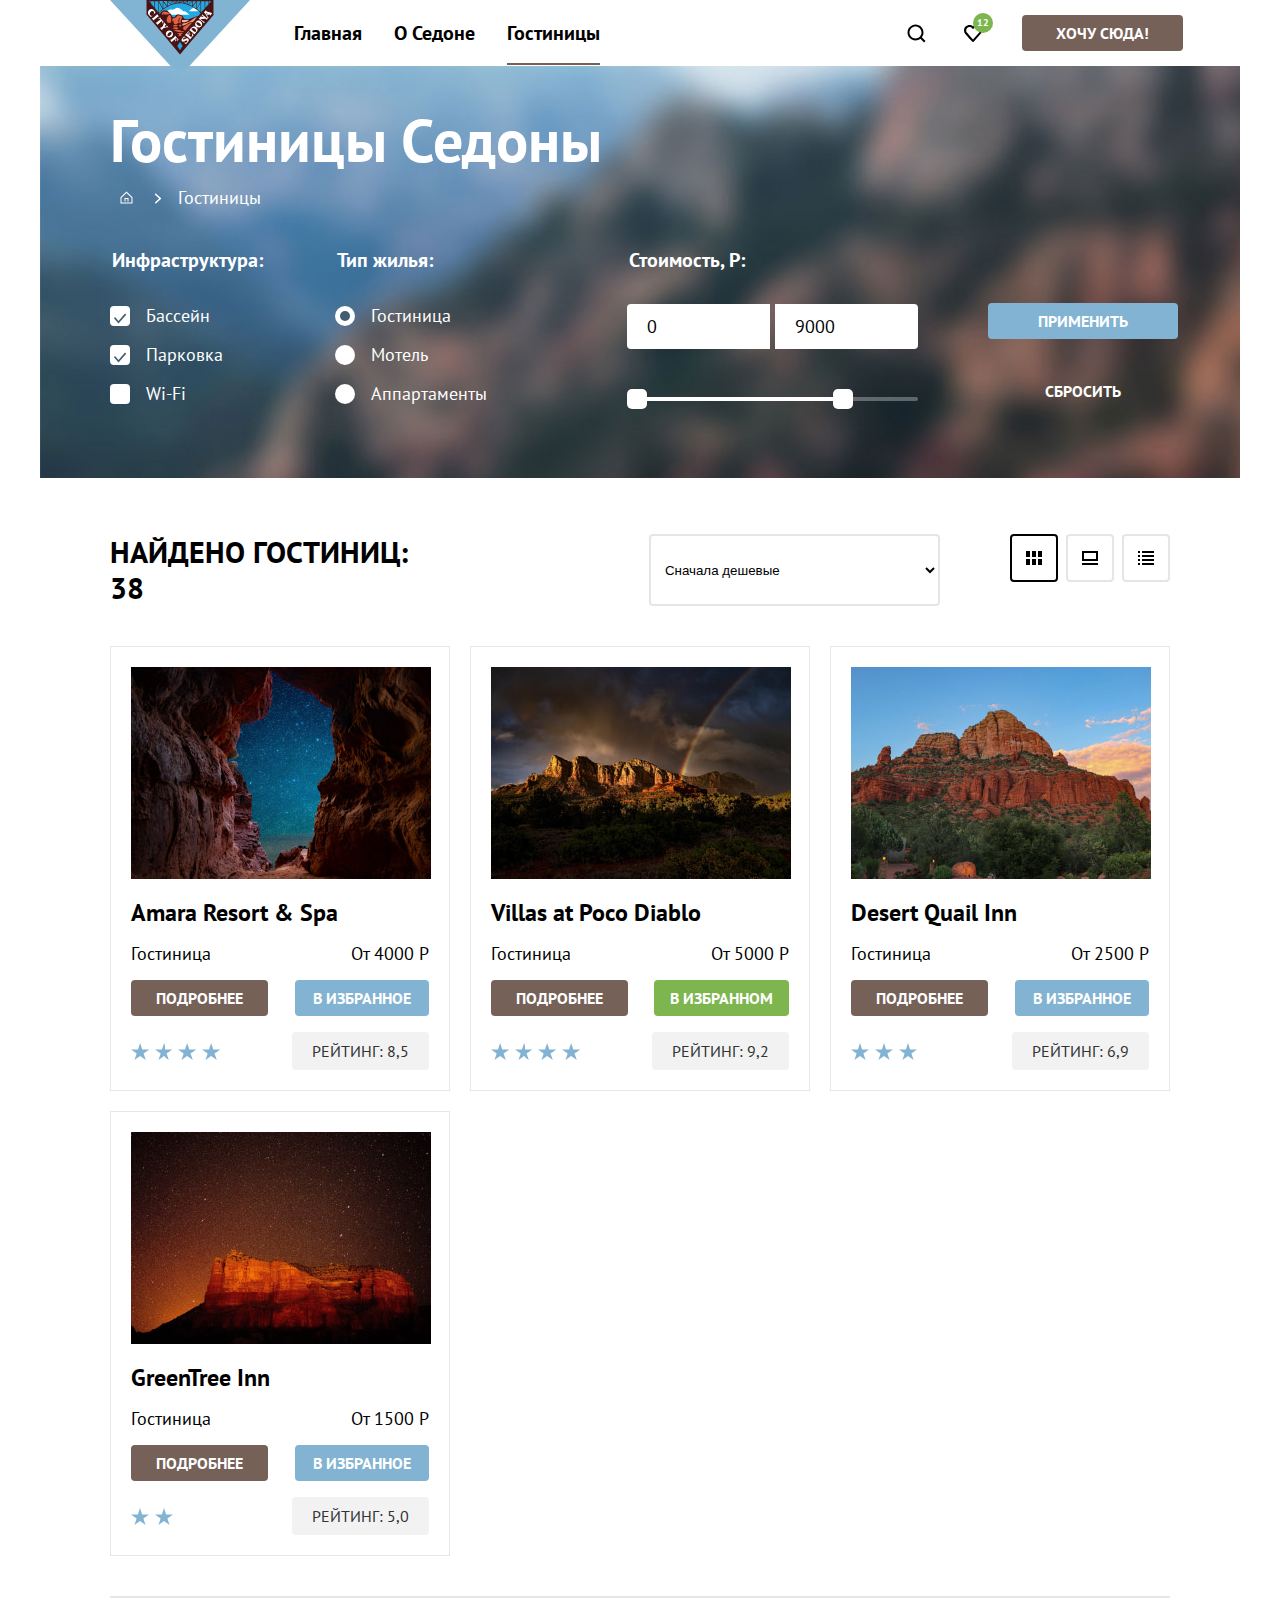
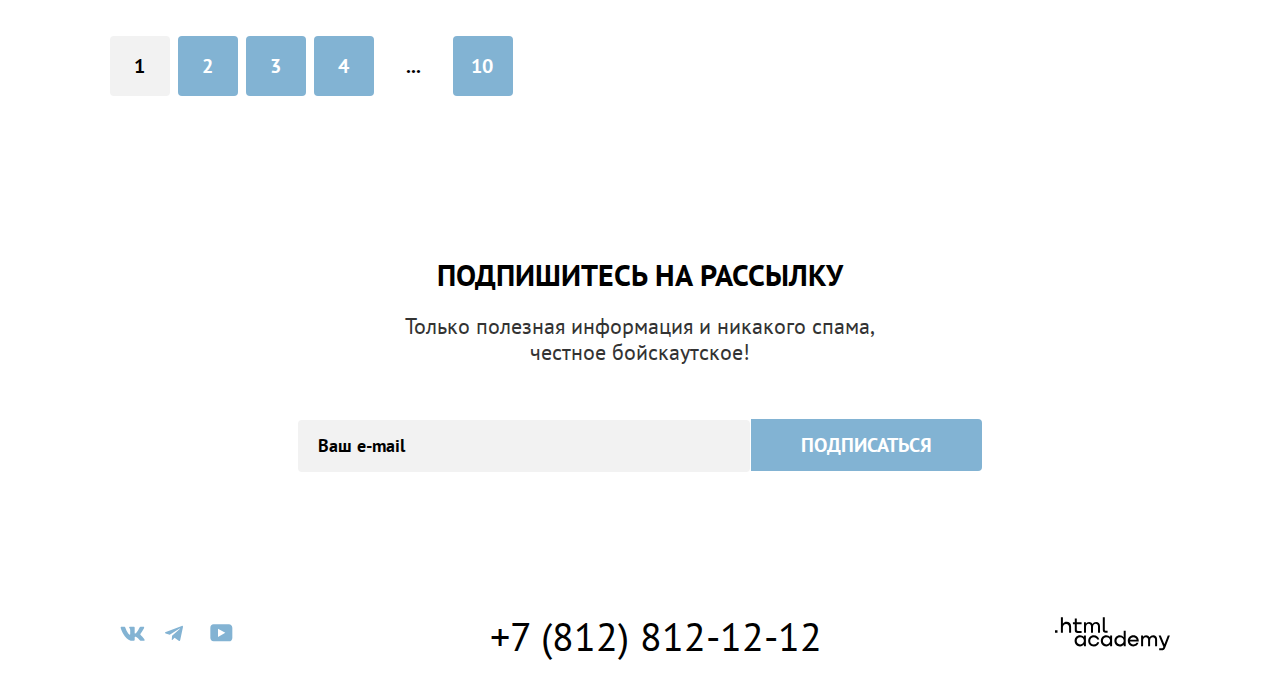
<file: 10/catalog.html>
<!DOCTYPE html>
<html lang="ru">

<head>
    <meta charset="utf-8">
    <title>HTML Academy: Седона каталог</title>
    <link rel="stylesheet" href="styles/style.css">
  <base href="https://htmlacademy-htmlcss.github.io/2211373-sedona-35/10/">
</head>

<body>


    <header class="main-header">
        <div class="main-header--inner">
            <a class="navigation-logo" href="index.html">
                <img class="logo-img" src="images/logo.svg" alt="Логотип городка Седона" width="140" height="70">
            </a>
            <nav class="navigation">
                <ul class="navigation-list">
                    <li class="navigation-item">
                        <a href="index.html" class="navigation-link">Главная</a>
                    </li>
                    <li class="navigation-item">
                        <a href="#" class="navigation-link">О Седоне</a>
                    </li>
                    <li class="navigation-item">
                        <a class="navigation-link navigation-link--current">Гостиницы</a>
                    </li>
                </ul>
                <ul class="navigation-list navigation-user">
                    <li class="navigation-item">
                        <a href="#" class="navigation-link navigation-link--search">
                            <span class="visually-hidden">
                                Поиск
                            </span>
                        </a>
                    </li>
                    <li class="navigation-item">
                        <a href="#" class="navigation-link navigation-link--favorites">
                            <span class="visually-hidden">
                                Избранное
                            </span>
                            <div class="circle">
                                <span class="navigation-favorites">
                                    12
                                </span>
                            </div>
                        </a>
                    </li>
                    <li class="navigation-item">
                        <a class="navigation-link navigation-link--want button" href="#">Хочу сюда!</a>
                    </li>
                </ul>
            </nav>
        </div>
    </header>




    <main class="main-inner">
        <div class="page-container">
            <div class="catalog-background">
                <header class="inner-header">
                    <h1 class="inner-header--title">Гостиницы Седоны</h1>
                    <ul class="breadcrumbs">
                        <li class="breadcrumbs-item">
                            <a class="breadcrumbs-link visually-hidden" href="index.html">Главная</a>
                            <a href="index.html" class="breadcrumbs-link--house"></a>
                        </li>
                        <li class="breadcrumbs-item">
                            <a class="breadcrumbs-link">Гостиницы</a>
                        </li>
                    </ul>
                </header>
                <section class="catalog-search">
                    <h2 class="visually-hidden" hidden>Список гостиниц с фильтрами</h2>
                    <form class="catalog-filter" action="https://echo.htmlacademy.ru/" method="get">

                        <fieldset class="catalog-filter--group">
                            <legend class="catalog-filter--title">Инфраструктура:</legend>
                            <ul class="catalog-filter--list">
                                <li class="catalog-filter--item">
                                    <label class="control">
                                        <input class="visually-hidden control-input" type="checkbox"
                                            name="swimming pool" checked>
                                        <span class="control-mark"></span>
                                        <span class="control-label">Бассейн</span>
                                    </label>
                                </li>
                                <li class="catalog-filter--item">
                                    <label class="control">
                                        <input class="visually-hidden control-input" type="checkbox" name="parcking"
                                            checked>
                                        <span class="control-mark"></span>
                                        <span class="control-label">Парковка</span>
                                    </label>
                                </li>
                                <li class="catalog-filter--item">
                                    <label class="control">
                                        <input class="visually-hidden control-input" type="checkbox" name="Wi-Fi">
                                        <span class="control-mark"></span>
                                        <span class="control-label">Wi-Fi</span>
                                    </label>
                                </li>
                            </ul>
                        </fieldset>

                        <fieldset class="catalog-filter--group">
                            <legend class="catalog-filter--title">Тип жилья:</legend>
                            <ul class="catalog-filter--list">
                                <li class="catalog-filter--item">
                                    <label class="control">
                                        <input class="visually-hidden control-input" type="radio" name="type of housing"
                                            value="hotel" checked>
                                        <span class="control-mark"></span>
                                        <span class="control-label">Гостиница</span>
                                    </label>
                                </li>
                                <li class="catalog-filter--item">
                                    <label class="control">
                                        <input class="visually-hidden control-input" type="radio" name="type of housing"
                                            value="motel">
                                        <span class="control-mark"></span>
                                        <span class="control-label">Мотель</span>
                                    </label>
                                </li>
                                <li class="catalog-filter--item">
                                    <label class="control">
                                        <input class="visually-hidden control-input" type="radio" name="type of housing"
                                            value="apartments">
                                        <span class="control-mark"></span>
                                        <span class="control-label">Аппартаменты</span>
                                    </label>
                                </li>
                            </ul>
                        </fieldset>
                        <fieldset class="catalog-filter--group">
                            <legend class="catalog-filter--title">Стоимость, Р:</legend>
                            <div class="range">
                                <div class="range-wrapper--inputs">
                                    <label class="catalog-filter--label">
                                        <input class="range-input range-input--left" type="text" value="0" name="min-price" placeholder="от">
                                    </label>
                                    <label class="catalog-filter--label">
                                        <input class="range-input range-input--right" type="text" value="9000" name="max-price" placeholder="до">
                                    </label>
                                </div>
                                <div class="range-scale">
                                    <div class="range-bar" style="left: 0; width: 216px">
                                        <button class="range-toggle toggle-min">
                                            <span class="visually-hidden">Изменить минимальную цену.</span>
                                        </button>
                                        <button class="range-toggle toggle-max">
                                            <span class="visually-hidden">Изменить максимальную цену.</span>
                                        </button>
                                    </div>
                                </div>
                            </div>
                        </fieldset>
                        <div class="filter-button">
                            <button class="button button-filter--group" type="submit">Применить</button>
                            <button class="button button2-filter--group" type="submit">Сбросить</button>
                        </div>
                    </form>
                </section>
            </div>
            <section class="catalog-hotels">
                <div class="sorting-container">
                    <span class="catalog-hotels--found">Найдено гостиниц: 38</span>
                    <select class="select-control" aria-label="Сортировка">
                        <option value="cheap">Сначала дешевые</option>
                        <option value="expensive">Сначала дорогие</option>
                        <option value="popular">Сначала популярные</option>
                    </select>
                    <a href="#" class="button button-current">
                        <svg aria-hidden="true" focusable="false" width="16" height="14" viewBox="0 0 16 14" fill="none"
                            xmlns="http://www.w3.org/2000/svg">
                            <path
                                d="M4 0H0v6h4V0ZM16 0h-4v6h4V0ZM10 0H6v6h4V0ZM4 8H0v6h4V8ZM16 8h-4v6h4V8ZM10 8H6v6h4V8Z"
                                fill="#000" />
                        </svg>
                        <span class="visually-hidden">Показать карточки</span>
                    </a>
                    <a href="#" class="button">
                        <svg aria-hidden="true" focusable="false" width="16" height="14" viewBox="0 0 16 14" fill="none"
                            xmlns="http://www.w3.org/2000/svg">
                            <path d="M16 12H0v2h16v-2ZM14 2v6H2V2h12Zm2-2H0v10h16V0Z" fill="#000" />
                        </svg>
                        <span class="visually-hidden">Карточка отеля</span>
                    </a>
                    <a class="button" href="#">
                        <svg aria-hidden="true" focusable="false" width="16" height="14" viewBox="0 0 16 14" fill="none"
                            xmlns="http://www.w3.org/2000/svg">
                            <path
                                d="M2 0H0v2h2V0ZM16 0H4v2h12V0ZM2 4H0v2h2V4ZM16 4H4v2h12V4ZM2 8H0v2h2V8ZM16 8H4v2h12V8ZM2 12H0v2h2v-2ZM16 12H4v2h12v-2Z"
                                fill="#000" />
                        </svg>
                        <span class="visually-hidden">Показать список</span>
                    </a>
                </div>
                <ul class="hotel-list">
                    <li class="hotel-card">
                        <a class="hotel-card--link" href="#">
                            <img class="hotel-card--image" src="images/catalog/hotel-1.jpg"
                                alt="Вид звездного неба из пещеры" width="300" height="212">
                            <h3 class="hotel-card--title">Amara Resort & Spa</h3>
                        </a>
                        <div class="hotel-card--line">
                            <span class="hotel-card--price">гостиница</span>
                            <span class="hotel-card--price">oт 4000 Р</span>
                        </div>
                        <div class="hotel-card--line">
                            <a class="hotel-card--button button" href="#">Подробнее</a>
                            <button class="chosen-btn button" type="submit">В избранное</button>
                        </div>
                        <div class="hotel-card--line">
                            <span class="star4 star"></span>
                            <span class="hotel-card--rating">Рейтинг: 8,5</span>
                        </div>
                    </li>
                    <li class="hotel-card">
                        <a class="hotel-card--link" href="#">
                            <img class="hotel-card--image" src="images/catalog/hotel-2.jpg" alt="Горы на фоне радуги"
                                width="300" height="212">
                            <h3 class="hotel-card--title">Villas at Poco Diablo</h3>
                        </a>
                        <div class="hotel-card--line">
                            <span class="hotel-card--price">гостиница</span>
                            <span class="hotel-card--price">oт 5000 Р</span>
                        </div>
                        <div class="hotel-card--line">
                            <a class="hotel-card--button button" href="#">Подробнее</a>
                            <button class="chosen-btn button chosen-btn--visited" type="submit">В избранном</button>
                        </div>
                        <div class="hotel-card--line">
                            <span class="star4 star"></span>
                            <span class="hotel-card--rating">Рейтинг: 9,2</span>
                        </div>
                    </li>
                    <li class="hotel-card">
                        <a class="hotel-card--link" href="#">
                            <img class="hotel-card--image" src="images/catalog/hotel-3.jpg"
                                alt="Горы на фоне неба с облаками" width="300" height="212">
                            <h3 class="hotel-card--title">Desert Quail Inn</h3>
                        </a>
                        <div class="hotel-card--line">
                            <span class="hotel-card--price">гостиница</span>
                            <span class="hotel-card--price">от 2500 Р</span>
                        </div>
                        <div class="hotel-card--line">
                            <a class="hotel-card--button button" href="#">Подробнее</a>
                            <button class="chosen-btn button" type="submit">В избранное</button>
                        </div>
                        <div class="hotel-card--line">
                            <span class="star3 star"></span>
                            <span class="hotel-card--rating">Рейтинг: 6,9</span>
                        </div>
                    </li>
                    <li class="hotel-card">
                        <a class="hotel-card--link" href="#">
                            <img class="hotel-card--image" src="images/catalog/hotel-4.jpg"
                                alt="Горы на фоне звездного неба" width="300" height="212">
                            <h3 class="hotel-card--title">GreenTree Inn</h3>
                        </a>
                        <div class="hotel-card--line">
                            <span class="hotel-card--price">гостиница</span>
                            <span class="hotel-card--price">от 1500 Р</span>
                        </div>
                        <div class="hotel-card--line">
                            <a class="hotel-card--button button" href="#">Подробнее</a>
                            <button class="chosen-btn button" type="submit">В избранное</button>
                        </div>
                        <div class="hotel-card--line">
                            <span class="star2 star"></span>
                            <span class="hotel-card--rating">Рейтинг: 5,0</span>
                        </div>
                    </li>
                </ul>

                <ul class="pagination">
                    <li class="pagination-item">
                        <a class="pagination-link pagination-current">1</a>
                    </li>
                    <li class="pagination-item">
                        <a class="pagination-link" href="#">2</a>
                    </li>
                    <li class="pagination-item">
                        <a class="pagination-link" href="#">3</a>
                    </li>
                    <li class="pagination-item">
                        <a class="pagination-link" href="#">4</a>
                    </li>
                    <li class="pagination-item">
                        <a class="pagination-link pagination-else" href="#">...</a>
                    </li>
                    <li class="pagination-item">
                        <a class="pagination-link" href="#">10</a>
                    </li>
                </ul>
            </section>
            <section class="subscribe-catalog">
                <div class="subscribe-inner subscribe-inner--catalog">
                    <h2 class="subscribe-title subscribe-title--catalog">
                        Подпишитесь на рассылку
                    </h2>
                    <p class="subscribe-subtitle subscribe-subtitle--catalog">
                        Только полезная информация и никакого спама, честное бойскаутское!
                    </p>
                    <input class="field field-catalog" type="email" placeholder="Ваш e-mail">
                    <button class="button button-subscribe" type="submit">Подписаться</button>
                </div>
            </section>
        </div>
    </main>



    <footer class="page-footer">
        <div class="page-footer--container">
            <section class="footer-social">
                <h2 class="visually-hidden">Социальные сети</h2>
                <ul class="footer-social--list">
                    <li class="footer-social--item">
                        <a href="https://vk.com/htmlacademy" class="footer-social--link">
                            <svg class="footer-social--icon" aria-hidden="true" focusable="false" width="25" height="15"
                                viewBox="0 0 25 15" fill="none" xmlns="http://www.w3.org/2000/svg">
                                <path class="vkontakte" fill-rule="evenodd" clip-rule="evenodd"
                                    d="M24.116 1.804c.166-.546 0-.948-.795-.948h-2.625c-.668 0-.976.347-1.143.73 0 0-1.335 3.196-3.226 5.272-.612.602-.89.793-1.224.793-.167 0-.418-.19-.418-.738V1.804c0-.656-.184-.948-.74-.948H9.817c-.417 0-.668.304-.668.593 0 .621.946.765 1.043 2.513V7.76c0 .833-.153.984-.487.984-.89 0-3.055-3.21-4.34-6.885-.249-.715-.5-1.003-1.172-1.003H1.566c-.75 0-.9.347-.9.73 0 .682.89 4.07 4.145 8.551 2.17 3.06 5.225 4.72 8.008 4.72 1.67 0 1.875-.369 1.875-1.004V11.54c0-.737.158-.884.687-.884.39 0 1.057.192 2.615 1.667 1.78 1.75 2.073 2.533 3.075 2.533h2.625c.75 0 1.126-.368.91-1.096-.238-.724-1.088-1.775-2.215-3.022-.612-.71-1.53-1.475-1.809-1.858-.389-.49-.278-.71 0-1.147 0 0 3.2-4.426 3.533-5.929h.001Z"
                                    fill="#83B3D3" />
                            </svg>
                            <span class="visually-hidden">Логотип вконтакте</span>
                        </a>
                    </li>
                    <li class="footer-social--item">
                        <a href="https://t.me/htmlacademy" class="footer-social--link">
                            <svg class="footer-social--icon" aria-hidden="true" focusable="false" width="18" height="16"
                                viewBox="0 0 18 16" fill="none" xmlns="http://www.w3.org/2000/svg">
                                <path class="telegram"
                                    d="M16.785.956.84 7.104C-.248 7.541-.24 8.148.64 8.42l4.094 1.277 9.472-5.976c.448-.272.857-.126.52.173l-7.673 6.925H7.05l.002.001-.283 4.22c.414 0 .597-.19.829-.414l1.988-1.934 4.136 3.055c.762.42 1.31.205 1.5-.706l2.715-12.795c.278-1.114-.425-1.618-1.153-1.29Z"
                                    fill="#83B3D3" />
                            </svg>
                            <span class="visually-hidden">Логотип телеграмм</span>
                        </a>
                    </li>
                    <li class="footer-social--item">
                        <a href="https://www.youtube.com/user/htmlacademyru" class="footer-social--link">
                            <svg aria-hidden="true" focusable="false" width="23" height="18" viewBox="0 0 23 18"
                                fill="none" xmlns="http://www.w3.org/2000/svg">
                                <path class="youtube"
                                    d="M18.94.356H3.507C1.647.356.333 1.95.333 3.756V13.85c0 1.913 1.314 3.506 3.174 3.506H19.16c1.642 0 3.174-1.593 3.174-3.4v-10.2c-.219-1.806-1.532-3.4-3.393-3.4ZM7.995 12.894V4.819l7.333 4.037-7.333 4.038Z"
                                    fill="#83B3D3" />
                            </svg>
                            <span class="visually-hidden">Логотип ютуб</span>
                        </a>
                    </li>
                </ul>
            </section>
            <section class="footer-contacts">
                <h2 class="visually-hidden">Контакты</h2>
                <a class="footer-contacts--link" href="tel:+78128121212"
                    aria-label="Контактный телефон: +7-812-812-12-12.">+7 (812) 812-12-12</a>
            </section>
            <section class="developer">
                <h2 class="visually-hidden">Разработчик</h2>
                <a href="https://htmlacademy.ru" class="developer-link">
                    <svg aria-hidden="true" focusable="false" width="115" height="34" viewBox="0 0 115 34" fill="none"
                        xmlns="http://www.w3.org/2000/svg">
                        <path class="htmlacademy-logo"
                            d="M0 13.256v2.6h2.5v-2.6H0ZM11.6 4.856c-1.6 0-2.8.7-3.6 1.7h-.1v-6.2h-2v15.5h2v-5.3c0-2.1 1.3-3.6 3.3-3.6 1.8 0 2.9 1.4 2.9 3.2v5.7h2v-6.1c.1-3-1.8-4.9-4.5-4.9ZM26.6 5.156h-4.8v-3.7h-2v3.8h-1.9v2h1.9v6c0 1.7 1 2.7 2.7 2.7h4.1v-2h-3.7c-.7 0-1.1-.4-1.1-1.1v-5.7h4.8v-2ZM41.1 4.956c-1.6 0-2.9.8-3.5 2.1h-.1c-.6-1.2-1.8-2.1-3.4-2.1-1.4 0-2.5.8-3.1 1.8h-.1v-1.6H29v10.6h2v-5.4c0-2 1-3.5 2.6-3.5 1.5 0 2.4 1 2.4 2.6v6.3h2v-5.6c0-2.4 1.4-3.3 2.6-3.3 1.5 0 2.4 1 2.4 2.6v6.3h2v-6.5c.1-2.5-1.4-4.3-3.9-4.3ZM47.8 13.056c0 1.7 1 2.7 2.8 2.7h2v-2h-1.7c-.7 0-1.1-.4-1.1-1.1V.356h-2v12.7ZM28.9 20.056c-.9-1.1-2.2-1.8-3.9-1.8-3.1 0-5.4 2.3-5.4 5.6s2.3 5.6 5.4 5.6c1.8 0 3-.8 3.8-1.9h.1v1.6h2v-10.6h-2v1.5Zm-3.6 7.4c-2.2 0-3.6-1.6-3.6-3.6s1.4-3.6 3.6-3.6 3.6 1.6 3.6 3.6c0 1.9-1.4 3.6-3.6 3.6ZM44.2 22.356c-.5-2.4-2.6-4.1-5.4-4.1-3.4 0-5.6 2.5-5.6 5.6 0 3.1 2.2 5.6 5.6 5.6 2.8 0 4.9-1.8 5.4-4.2h-2.1c-.4 1.3-1.7 2.3-3.3 2.3-2.2 0-3.6-1.6-3.6-3.6s1.4-3.6 3.6-3.6c1.6 0 2.8 1 3.3 2.2h2.1v-.2ZM55.1 20.056c-.9-1.1-2.2-1.8-3.9-1.8-3.1 0-5.4 2.3-5.4 5.6s2.3 5.6 5.4 5.6c1.8 0 3-.8 3.8-1.9h.1v1.6h2v-10.6h-2v1.5Zm-3.6 7.4c-2.2 0-3.6-1.6-3.6-3.6s1.4-3.6 3.6-3.6 3.6 1.6 3.6 3.6c0 1.9-1.5 3.6-3.6 3.6ZM68.7 20.156c-.9-1.1-2.2-1.9-3.9-1.9-3.1 0-5.4 2.3-5.4 5.6s2.2 5.6 5.4 5.6c1.7 0 3-.8 3.8-1.8h.1v1.5h2v-15.4h-2v6.4Zm-3.6 7.3c-2.2 0-3.6-1.6-3.6-3.6s1.4-3.6 3.6-3.6 3.6 1.6 3.6 3.6c-.1 2-1.5 3.6-3.6 3.6ZM78.3 18.256c-3.3 0-5.5 2.5-5.5 5.6 0 3 2.1 5.6 5.5 5.6 2.5 0 4.5-1.3 5.2-3.6h-2.1c-.5 1-1.6 1.6-3 1.6-1.9 0-3.3-1.3-3.4-2.9h8.8c.2-3.6-2-6.3-5.5-6.3Zm0 1.9c1.7 0 3 1 3.3 2.6h-6.5c.3-1.5 1.5-2.6 3.2-2.6ZM98.2 18.256c-1.6 0-2.9.8-3.6 2h-.1c-.6-1.2-1.8-2-3.4-2-1.4 0-2.5.7-3.1 1.8v-1.5h-1.9v10.6h2v-5.4c0-2 1-3.4 2.6-3.5 1.5 0 2.4 1 2.4 2.6v6.3h2v-5.6c0-2.4 1.4-3.3 2.6-3.3 1.5 0 2.4 1 2.4 2.6v6.3h2v-6.5c.1-2.6-1.4-4.4-3.9-4.4ZM109.4 27.356l-3.6-8.9h-2.2l4.8 11.6c-.3.9-.7 1.2-1.7 1.2h-2.5v2h2.5c1.8 0 2.8-.8 3.5-2.6l4.7-12.2h-2.1l-3.4 8.9Z"
                            fill="#000" />
                    </svg>
                </a>
            </section>
        </div>
    </footer>





</body>

</html>
</file>
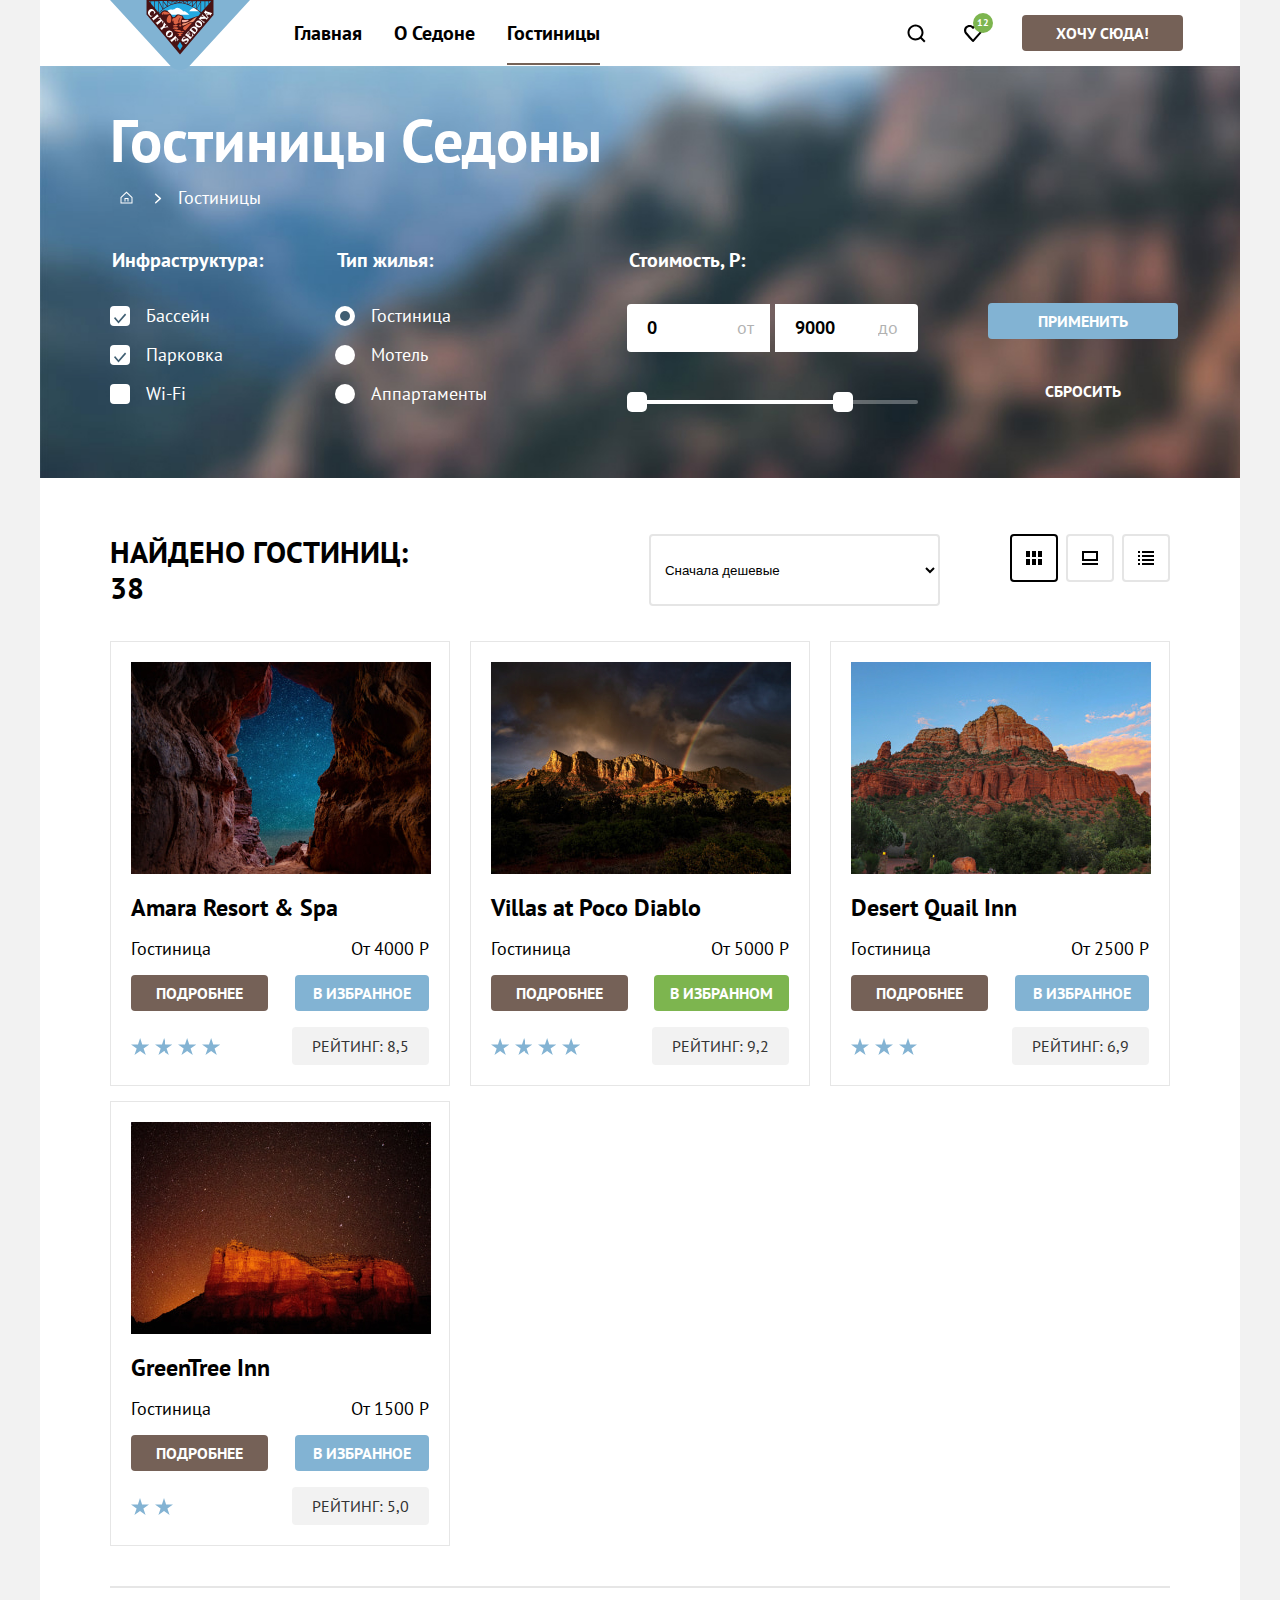
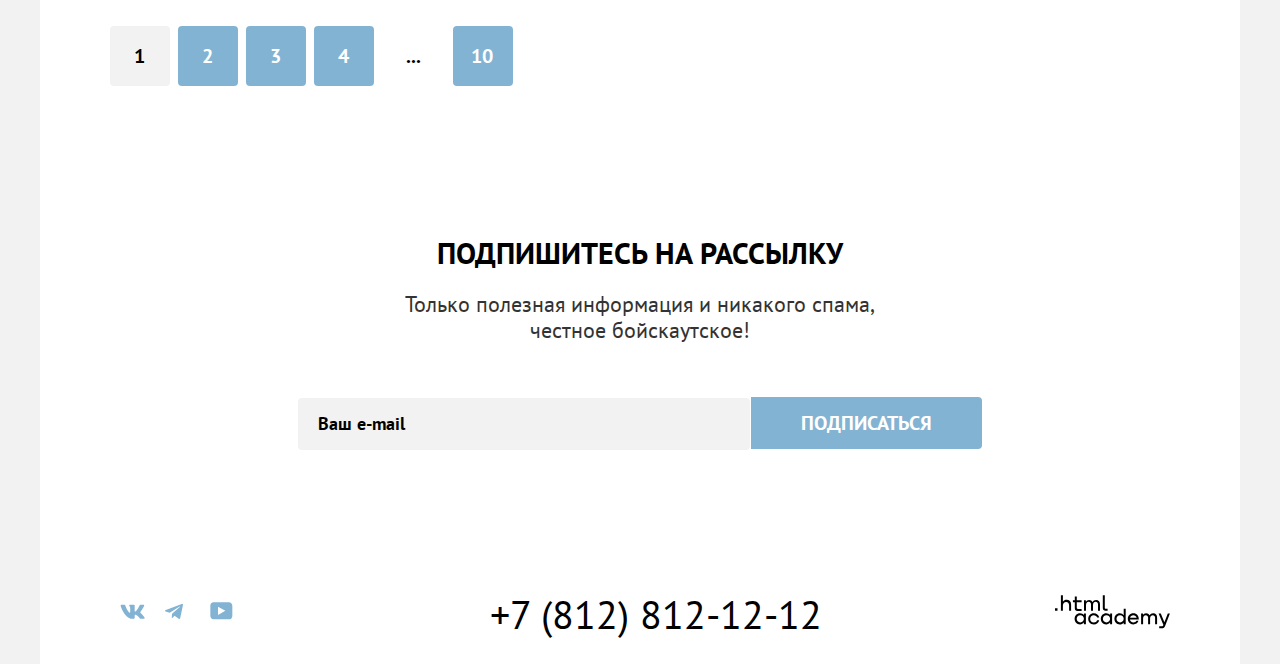
<file: 11/catalog.html>
<!DOCTYPE html>
<html lang="ru">
<head>
    <meta charset="utf-8">
    <title>HTML Academy: Седона каталог</title>
    <link rel="stylesheet" href="styles/style.css">
  <base href="https://htmlacademy-htmlcss.github.io/2211373-sedona-35/11/">
</head>
<body>
    <div class="shadow">
        <header class="main-header">
            <div class="main-header--inner">
                <a class="navigation-logo" href="index.html">
                    <img class="logo-img" src="images/logo.svg" alt="Логотип городка Седона" width="140" height="70">
                </a>
                <nav class="navigation">
                    <ul class="navigation-list">
                        <li class="navigation-item">
                            <a href="index.html" class="navigation-link">Главная</a>
                        </li>
                        <li class="navigation-item">
                            <a href="#" class="navigation-link">О Седоне</a>
                        </li>
                        <li class="navigation-item">
                            <a class="navigation-link navigation-link--current">Гостиницы</a>
                        </li>
                    </ul>
                    <ul class="navigation-list navigation-user">
                        <li class="navigation-item">
                            <a href="#" class="navigation-link navigation-link--search">
                                <span class="visually-hidden">
                                    Поиск
                                </span>
                            </a>
                        </li>
                        <li class="navigation-item">
                            <a href="#" class="navigation-link navigation-link--favorites">
                                <span class="visually-hidden">
                                    Избранное
                                </span>
                                <div class="circle">
                                    <span class="navigation-favorites">
                                        12
                                    </span>
                                </div>
                            </a>
                        </li>
                        <li class="navigation-item">
                            <a class="navigation-link navigation-link--want button" href="#">Хочу сюда!</a>
                        </li>
                    </ul>
                </nav>
            </div>
        </header>
        <main class="main-inner">
            <div class="page-container">
                <div class="catalog-background">
                    <header class="inner-header">
                        <h1 class="inner-header--title">Гостиницы Седоны</h1>
                        <ul class="breadcrumbs">
                            <li class="breadcrumbs-item">
                                <a class="breadcrumbs-link visually-hidden" href="index.html">Главная</a>
                                <a href="index.html" class="breadcrumbs-link--house"></a>
                            </li>
                            <li class="breadcrumbs-item">
                                <a class="breadcrumbs-link">Гостиницы</a>
                            </li>
                        </ul>
                    </header>
                    <section class="catalog-search">
                        <h2 class="visually-hidden" hidden>Список гостиниц с фильтрами</h2>
                        <form class="catalog-filter" action="https://echo.htmlacademy.ru/" method="get">
                            <fieldset class="catalog-filter--group">
                                <legend class="catalog-filter--title">Инфраструктура:</legend>
                                <ul class="catalog-filter--list">
                                    <li class="catalog-filter--item">
                                        <label class="control">
                                            <input class="visually-hidden control-input" type="checkbox"
                                                name="swimming pool" checked>
                                            <span class="control-mark"></span>
                                            <span class="control-label">Бассейн</span>
                                        </label>
                                    </li>
                                    <li class="catalog-filter--item">
                                        <label class="control">
                                            <input class="visually-hidden control-input" type="checkbox" name="parcking"
                                                checked>
                                            <span class="control-mark"></span>
                                            <span class="control-label">Парковка</span>
                                        </label>
                                    </li>
                                    <li class="catalog-filter--item">
                                        <label class="control">
                                            <input class="visually-hidden control-input" type="checkbox" name="Wi-Fi">
                                            <span class="control-mark"></span>
                                            <span class="control-label">Wi-Fi</span>
                                        </label>
                                    </li>
                                </ul>
                            </fieldset>
                            <fieldset class="catalog-filter--group">
                                <legend class="catalog-filter--title">Тип жилья:</legend>
                                <ul class="catalog-filter--list">
                                    <li class="catalog-filter--item">
                                        <label class="control">
                                            <input class="visually-hidden control-input" type="radio"
                                                name="type of housing" value="hotel" checked>
                                            <span class="control-mark"></span>
                                            <span class="control-label">Гостиница</span>
                                        </label>
                                    </li>
                                    <li class="catalog-filter--item">
                                        <label class="control">
                                            <input class="visually-hidden control-input" type="radio"
                                                name="type of housing" value="motel">
                                            <span class="control-mark"></span>
                                            <span class="control-label">Мотель</span>
                                        </label>
                                    </li>
                                    <li class="catalog-filter--item">
                                        <label class="control">
                                            <input class="visually-hidden control-input" type="radio"
                                                name="type of housing" value="apartments">
                                            <span class="control-mark"></span>
                                            <span class="control-label">Аппартаменты</span>
                                        </label>
                                    </li>
                                </ul>
                            </fieldset>
                            <fieldset class="catalog-filter--group">
                                <legend class="catalog-filter--title">Стоимость, Р:</legend>
                                <div class="range">
                                    <div class="range-wrapper--inputs">
                                        <label class="filter-label--left" for="range-label--left">от</label>
                                        <input class="range-input range-input--left" type="text" value="0"
                                            name="min-price" id="range-label--left">
                                        <label class="filter-label--right" for="range-label--right">до</label>
                                        <input class="range-input range-input--right" type="text" value="9000"
                                            name="max-price" id="range-label--right">
                                    </div>
                                    <div class="range-scale">
                                        <div class="range-bar" style="left: 0; width: 216px;">
                                            <button class="range-toggle toggle-min" type="button">
                                                <span class="visually-hidden">Изменить минимальную цену.</span>
                                            </button>
                                            <button class="range-toggle toggle-max" type="button">
                                                <span class="visually-hidden">Изменить максимальную цену.</span>
                                            </button>
                                        </div>
                                    </div>
                                </div>
                            </fieldset>
                            <div class="filter-button">
                                <button class="button button-filter--group" type="submit">Применить</button>
                                <button class="button button2-filter--group" type="submit">Сбросить</button>
                            </div>
                        </form>
                    </section>
                </div>
                <section class="catalog-hotels">
                    <div class="sorting-container">
                        <span class="catalog-hotels--found">Найдено гостиниц: 38</span>
                        <select class="select-control" aria-label="Сортировка">
                            <option value="cheap">Сначала дешевые</option>
                            <option value="expensive">Сначала дорогие</option>
                            <option value="popular">Сначала популярные</option>
                        </select>
                        <a href="#" class="button button-current">
                            <svg aria-hidden="true" focusable="false" width="16" height="14" viewBox="0 0 16 14"
                                fill="none" xmlns="http://www.w3.org/2000/svg">
                                <path
                                    d="M4 0H0v6h4V0ZM16 0h-4v6h4V0ZM10 0H6v6h4V0ZM4 8H0v6h4V8ZM16 8h-4v6h4V8ZM10 8H6v6h4V8Z"
                                    fill="#000" />
                            </svg>
                            <span class="visually-hidden">Показать карточки</span>
                        </a>
                        <a href="#" class="button">
                            <svg aria-hidden="true" focusable="false" width="16" height="14" viewBox="0 0 16 14"
                                fill="none" xmlns="http://www.w3.org/2000/svg">
                                <path d="M16 12H0v2h16v-2ZM14 2v6H2V2h12Zm2-2H0v10h16V0Z" fill="#000" />
                            </svg>
                            <span class="visually-hidden">Карточка отеля</span>
                        </a>
                        <a class="button" href="#">
                            <svg aria-hidden="true" focusable="false" width="16" height="14" viewBox="0 0 16 14"
                                fill="none" xmlns="http://www.w3.org/2000/svg">
                                <path
                                    d="M2 0H0v2h2V0ZM16 0H4v2h12V0ZM2 4H0v2h2V4ZM16 4H4v2h12V4ZM2 8H0v2h2V8ZM16 8H4v2h12V8ZM2 12H0v2h2v-2ZM16 12H4v2h12v-2Z"
                                    fill="#000" />
                            </svg>
                            <span class="visually-hidden">Показать список</span>
                        </a>
                    </div>
                    <ul class="hotel-list">
                        <li class="hotel-card">
                            <a class="hotel-card--link" href="#">
                                <img class="hotel-card--image" src="images/catalog/hotel-1.jpg"
                                    alt="Вид звездного неба из пещеры" width="300" height="212">
                                <h3 class="hotel-card--title">Amara Resort & Spa</h3>
                            </a>
                            <div class="hotel-card--line">
                                <span class="hotel-card--price">гостиница</span>
                                <span class="hotel-card--price">oт 4000 Р</span>
                            </div>
                            <div class="hotel-card--line">
                                <a class="hotel-card--button button" href="#">Подробнее</a>
                                <button class="chosen-btn button" type="submit">В избранное</button>
                            </div>
                            <div class="hotel-card--line">
                                <span class="star4 star"></span>
                                <span class="hotel-card--rating">Рейтинг: 8,5</span>
                            </div>
                        </li>
                        <li class="hotel-card">
                            <a class="hotel-card--link" href="#">
                                <img class="hotel-card--image" src="images/catalog/hotel-2.jpg"
                                    alt="Горы на фоне радуги" width="300" height="212">
                                <h3 class="hotel-card--title">Villas at Poco Diablo</h3>
                            </a>
                            <div class="hotel-card--line">
                                <span class="hotel-card--price">гостиница</span>
                                <span class="hotel-card--price">oт 5000 Р</span>
                            </div>
                            <div class="hotel-card--line">
                                <a class="hotel-card--button button" href="#">Подробнее</a>
                                <button class="chosen-btn button chosen-btn--visited" type="submit">В избранном</button>
                            </div>
                            <div class="hotel-card--line">
                                <span class="star4 star"></span>
                                <span class="hotel-card--rating">Рейтинг: 9,2</span>
                            </div>
                        </li>
                        <li class="hotel-card">
                            <a class="hotel-card--link" href="#">
                                <img class="hotel-card--image" src="images/catalog/hotel-3.jpg"
                                    alt="Горы на фоне неба с облаками" width="300" height="212">
                                <h3 class="hotel-card--title">Desert Quail Inn</h3>
                            </a>
                            <div class="hotel-card--line">
                                <span class="hotel-card--price">гостиница</span>
                                <span class="hotel-card--price">от 2500 Р</span>
                            </div>
                            <div class="hotel-card--line">
                                <a class="hotel-card--button button" href="#">Подробнее</a>
                                <button class="chosen-btn button" type="submit">В избранное</button>
                            </div>
                            <div class="hotel-card--line">
                                <span class="star3 star"></span>
                                <span class="hotel-card--rating">Рейтинг: 6,9</span>
                            </div>
                        </li>
                        <li class="hotel-card">
                            <a class="hotel-card--link" href="#">
                                <img class="hotel-card--image" src="images/catalog/hotel-4.jpg"
                                    alt="Горы на фоне звездного неба" width="300" height="212">
                                <h3 class="hotel-card--title">GreenTree Inn</h3>
                            </a>
                            <div class="hotel-card--line">
                                <span class="hotel-card--price">гостиница</span>
                                <span class="hotel-card--price">от 1500 Р</span>
                            </div>
                            <div class="hotel-card--line">
                                <a class="hotel-card--button button" href="#">Подробнее</a>
                                <button class="chosen-btn button" type="submit">В избранное</button>
                            </div>
                            <div class="hotel-card--line">
                                <span class="star2 star"></span>
                                <span class="hotel-card--rating">Рейтинг: 5,0</span>
                            </div>
                        </li>
                    </ul>
                    <ul class="pagination">
                        <li class="pagination-item">
                            <a class="pagination-link pagination-current">1</a>
                        </li>
                        <li class="pagination-item">
                            <a class="pagination-link" href="#">2</a>
                        </li>
                        <li class="pagination-item">
                            <a class="pagination-link" href="#">3</a>
                        </li>
                        <li class="pagination-item">
                            <a class="pagination-link" href="#">4</a>
                        </li>
                        <li class="pagination-item">
                            <a class="pagination-link pagination-else" href="#">...</a>
                        </li>
                        <li class="pagination-item">
                            <a class="pagination-link" href="#">10</a>
                        </li>
                    </ul>
                </section>
                <section class="subscribe-catalog">
                    <div class="subscribe-inner subscribe-inner--catalog">
                        <h2 class="subscribe-title subscribe-title--catalog">
                            Подпишитесь на рассылку
                        </h2>
                        <p class="subscribe-subtitle subscribe-subtitle--catalog">
                            Только полезная информация и никакого спама, честное бойскаутское!
                        </p>
                        <input class="field field-catalog" type="email" placeholder="Ваш e-mail">
                        <button class="button button-subscribe" type="submit">Подписаться</button>
                    </div>
                </section>
            </div>
        </main>
        <footer class="page-footer">
            <div class="page-footer--container">
                <section class="footer-social">
                    <h2 class="visually-hidden">Социальные сети</h2>
                    <ul class="footer-social--list">
                        <li class="footer-social--item">
                            <a href="https://vk.com/htmlacademy" class="footer-social--link">
                                <svg class="footer-social--icon" aria-hidden="true" focusable="false" width="25"
                                    height="15" viewBox="0 0 25 15" fill="none" xmlns="http://www.w3.org/2000/svg">
                                    <path class="vkontakte" fill-rule="evenodd" clip-rule="evenodd"
                                        d="M24.116 1.804c.166-.546 0-.948-.795-.948h-2.625c-.668 0-.976.347-1.143.73 0 0-1.335 3.196-3.226 5.272-.612.602-.89.793-1.224.793-.167 0-.418-.19-.418-.738V1.804c0-.656-.184-.948-.74-.948H9.817c-.417 0-.668.304-.668.593 0 .621.946.765 1.043 2.513V7.76c0 .833-.153.984-.487.984-.89 0-3.055-3.21-4.34-6.885-.249-.715-.5-1.003-1.172-1.003H1.566c-.75 0-.9.347-.9.73 0 .682.89 4.07 4.145 8.551 2.17 3.06 5.225 4.72 8.008 4.72 1.67 0 1.875-.369 1.875-1.004V11.54c0-.737.158-.884.687-.884.39 0 1.057.192 2.615 1.667 1.78 1.75 2.073 2.533 3.075 2.533h2.625c.75 0 1.126-.368.91-1.096-.238-.724-1.088-1.775-2.215-3.022-.612-.71-1.53-1.475-1.809-1.858-.389-.49-.278-.71 0-1.147 0 0 3.2-4.426 3.533-5.929h.001Z"
                                        fill="#83B3D3" />
                                </svg>
                                <span class="visually-hidden">Логотип вконтакте</span>
                            </a>
                        </li>
                        <li class="footer-social--item">
                            <a href="https://t.me/htmlacademy" class="footer-social--link">
                                <svg class="footer-social--icon" aria-hidden="true" focusable="false" width="18"
                                    height="16" viewBox="0 0 18 16" fill="none" xmlns="http://www.w3.org/2000/svg">
                                    <path class="telegram"
                                        d="M16.785.956.84 7.104C-.248 7.541-.24 8.148.64 8.42l4.094 1.277 9.472-5.976c.448-.272.857-.126.52.173l-7.673 6.925H7.05l.002.001-.283 4.22c.414 0 .597-.19.829-.414l1.988-1.934 4.136 3.055c.762.42 1.31.205 1.5-.706l2.715-12.795c.278-1.114-.425-1.618-1.153-1.29Z"
                                        fill="#83B3D3" />
                                </svg>
                                <span class="visually-hidden">Логотип телеграмм</span>
                            </a>
                        </li>
                        <li class="footer-social--item">
                            <a href="https://www.youtube.com/user/htmlacademyru" class="footer-social--link">
                                <svg aria-hidden="true" focusable="false" width="23" height="18" viewBox="0 0 23 18"
                                    fill="none" xmlns="http://www.w3.org/2000/svg">
                                    <path class="youtube"
                                        d="M18.94.356H3.507C1.647.356.333 1.95.333 3.756V13.85c0 1.913 1.314 3.506 3.174 3.506H19.16c1.642 0 3.174-1.593 3.174-3.4v-10.2c-.219-1.806-1.532-3.4-3.393-3.4ZM7.995 12.894V4.819l7.333 4.037-7.333 4.038Z"
                                        fill="#83B3D3" />
                                </svg>
                                <span class="visually-hidden">Логотип ютуб</span>
                            </a>
                        </li>
                    </ul>
                </section>
                <section class="footer-contacts">
                    <h2 class="visually-hidden">Контакты</h2>
                    <a class="footer-contacts--link" href="tel:+78128121212"
                        aria-label="Контактный телефон: +7-812-812-12-12.">+7 (812) 812-12-12</a>
                </section>
                <section class="developer">
                    <h2 class="visually-hidden">Разработчик</h2>
                    <a href="https://htmlacademy.ru" class="developer-link">
                        <svg aria-hidden="true" focusable="false" width="115" height="34" viewBox="0 0 115 34"
                            fill="none" xmlns="http://www.w3.org/2000/svg">
                            <path class="htmlacademy-logo"
                                d="M0 13.256v2.6h2.5v-2.6H0ZM11.6 4.856c-1.6 0-2.8.7-3.6 1.7h-.1v-6.2h-2v15.5h2v-5.3c0-2.1 1.3-3.6 3.3-3.6 1.8 0 2.9 1.4 2.9 3.2v5.7h2v-6.1c.1-3-1.8-4.9-4.5-4.9ZM26.6 5.156h-4.8v-3.7h-2v3.8h-1.9v2h1.9v6c0 1.7 1 2.7 2.7 2.7h4.1v-2h-3.7c-.7 0-1.1-.4-1.1-1.1v-5.7h4.8v-2ZM41.1 4.956c-1.6 0-2.9.8-3.5 2.1h-.1c-.6-1.2-1.8-2.1-3.4-2.1-1.4 0-2.5.8-3.1 1.8h-.1v-1.6H29v10.6h2v-5.4c0-2 1-3.5 2.6-3.5 1.5 0 2.4 1 2.4 2.6v6.3h2v-5.6c0-2.4 1.4-3.3 2.6-3.3 1.5 0 2.4 1 2.4 2.6v6.3h2v-6.5c.1-2.5-1.4-4.3-3.9-4.3ZM47.8 13.056c0 1.7 1 2.7 2.8 2.7h2v-2h-1.7c-.7 0-1.1-.4-1.1-1.1V.356h-2v12.7ZM28.9 20.056c-.9-1.1-2.2-1.8-3.9-1.8-3.1 0-5.4 2.3-5.4 5.6s2.3 5.6 5.4 5.6c1.8 0 3-.8 3.8-1.9h.1v1.6h2v-10.6h-2v1.5Zm-3.6 7.4c-2.2 0-3.6-1.6-3.6-3.6s1.4-3.6 3.6-3.6 3.6 1.6 3.6 3.6c0 1.9-1.4 3.6-3.6 3.6ZM44.2 22.356c-.5-2.4-2.6-4.1-5.4-4.1-3.4 0-5.6 2.5-5.6 5.6 0 3.1 2.2 5.6 5.6 5.6 2.8 0 4.9-1.8 5.4-4.2h-2.1c-.4 1.3-1.7 2.3-3.3 2.3-2.2 0-3.6-1.6-3.6-3.6s1.4-3.6 3.6-3.6c1.6 0 2.8 1 3.3 2.2h2.1v-.2ZM55.1 20.056c-.9-1.1-2.2-1.8-3.9-1.8-3.1 0-5.4 2.3-5.4 5.6s2.3 5.6 5.4 5.6c1.8 0 3-.8 3.8-1.9h.1v1.6h2v-10.6h-2v1.5Zm-3.6 7.4c-2.2 0-3.6-1.6-3.6-3.6s1.4-3.6 3.6-3.6 3.6 1.6 3.6 3.6c0 1.9-1.5 3.6-3.6 3.6ZM68.7 20.156c-.9-1.1-2.2-1.9-3.9-1.9-3.1 0-5.4 2.3-5.4 5.6s2.2 5.6 5.4 5.6c1.7 0 3-.8 3.8-1.8h.1v1.5h2v-15.4h-2v6.4Zm-3.6 7.3c-2.2 0-3.6-1.6-3.6-3.6s1.4-3.6 3.6-3.6 3.6 1.6 3.6 3.6c-.1 2-1.5 3.6-3.6 3.6ZM78.3 18.256c-3.3 0-5.5 2.5-5.5 5.6 0 3 2.1 5.6 5.5 5.6 2.5 0 4.5-1.3 5.2-3.6h-2.1c-.5 1-1.6 1.6-3 1.6-1.9 0-3.3-1.3-3.4-2.9h8.8c.2-3.6-2-6.3-5.5-6.3Zm0 1.9c1.7 0 3 1 3.3 2.6h-6.5c.3-1.5 1.5-2.6 3.2-2.6ZM98.2 18.256c-1.6 0-2.9.8-3.6 2h-.1c-.6-1.2-1.8-2-3.4-2-1.4 0-2.5.7-3.1 1.8v-1.5h-1.9v10.6h2v-5.4c0-2 1-3.4 2.6-3.5 1.5 0 2.4 1 2.4 2.6v6.3h2v-5.6c0-2.4 1.4-3.3 2.6-3.3 1.5 0 2.4 1 2.4 2.6v6.3h2v-6.5c.1-2.6-1.4-4.4-3.9-4.4ZM109.4 27.356l-3.6-8.9h-2.2l4.8 11.6c-.3.9-.7 1.2-1.7 1.2h-2.5v2h2.5c1.8 0 2.8-.8 3.5-2.6l4.7-12.2h-2.1l-3.4 8.9Z"
                                fill="#000" />
                        </svg>
                    </a>
                </section>
            </div>
        </footer>
    </div>
</body>
</html>
</file>
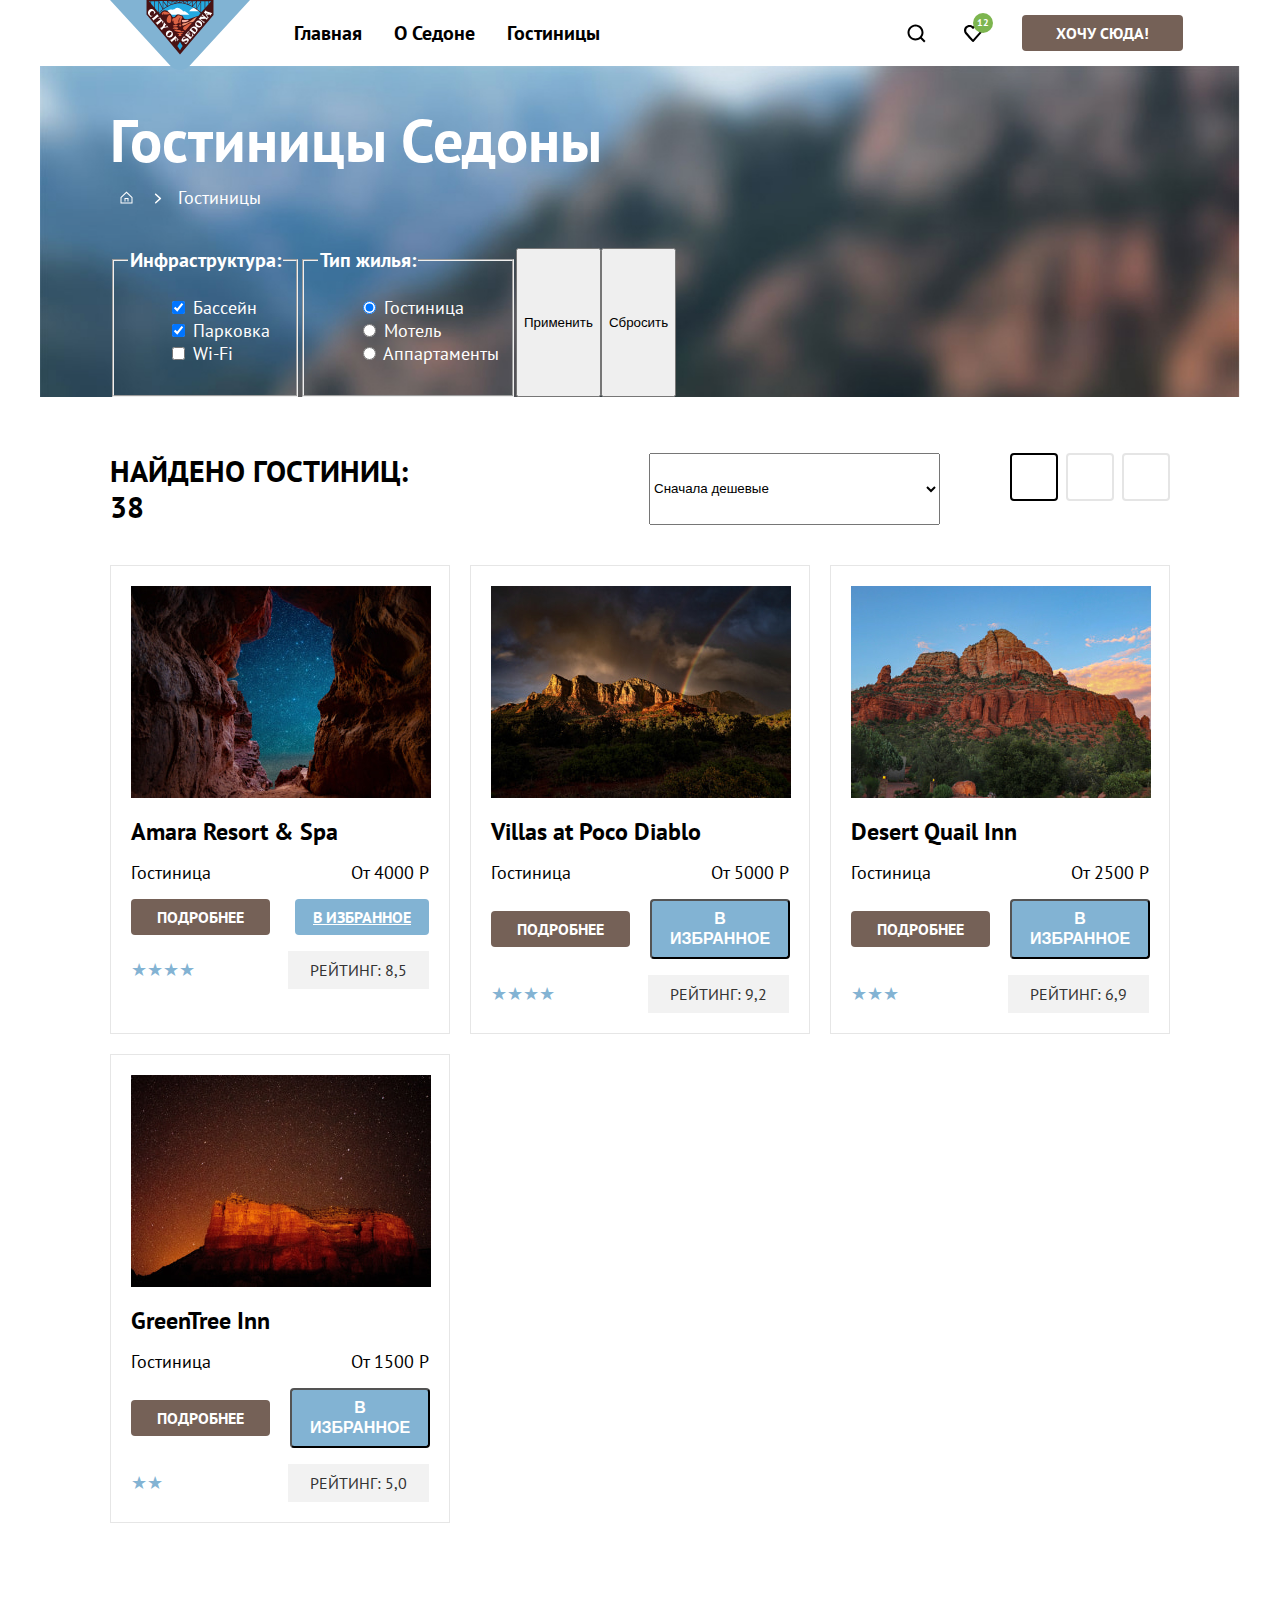
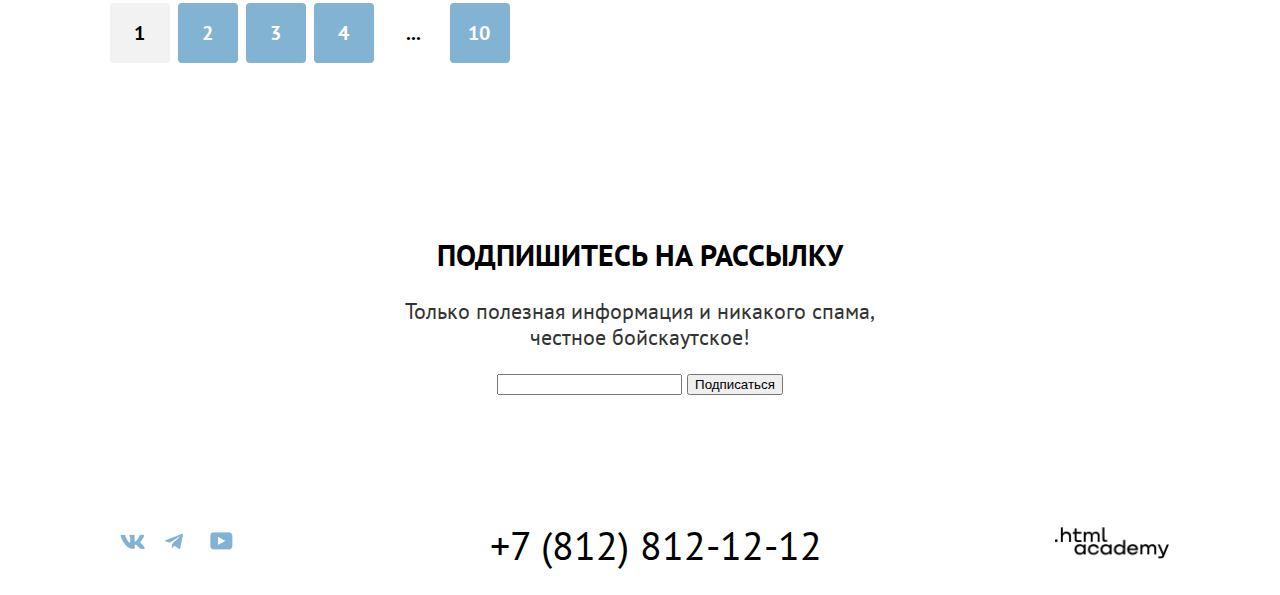
<file: 8/catalog.html>
<!DOCTYPE html>
<html lang="ru">

<head>
    <meta charset="utf-8">
    <title>HTML Academy: Седона каталог</title>
    <link rel="stylesheet" href="styles/style.css">
  <base href="https://htmlacademy-htmlcss.github.io/2211373-sedona-35/8/">
</head>

<body>


    <header class="main-header">
        <div class="main-header--inner">
            <a class="navigation-logo" href="index.html">
                <img class="logo-img" src="images/logo.svg" alt="Логотип городка Седона" width="140" height="70">
            </a>
            <nav class="navigation">
                <ul class="navigation-list">
                    <li class="navigation-item">
                        <a href="index.html" class="navigation-link">Главная</a>
                    </li>
                    <li class="navigation-item">
                        <a href="#" class="navigation-link">О Седоне</a>
                    </li>
                    <li class="navigation-item">
                        <a class="navigation-link navigation-link--current">Гостиницы</a>
                    </li>
                </ul>
                <ul class="navigation-list navigation-user">
                    <li class="navigation-item">
                        <a href="#" class="navigation-link navigation-link--search">
                            <span class="visually-hidden">
                                Поиск
                            </span>
                        </a>
                    </li>
                    <li class="navigation-item">
                        <a href="#" class="navigation-link navigation-link--favorites">
                            <span class="visually-hidden">
                                Избранное
                            </span>
                            <div class="circle">
                                <span class="navigation-favorites">
                                    12
                                </span>
                            </div>
                        </a>
                    </li>
                    <li class="navigation-item">
                        <a class="navigation-link navigation-link--want" href="#">Хочу сюда!</a>
                    </li>
                </ul>
            </nav>
        </div>
    </header>




    <main class="main-inner">
        <div class="page-container">
            <div class="catalog-background">
                <header class="inner-header">
                    <h1 class="inner-header--title">Гостиницы Седоны</h1>
                    <ul class="breadcrumbs">
                        <li class="breadcrumbs-item">
                            <a class="breadcrumbs-link visually-hidden" href="index.html">Главная</a>
                            <a href="index.html" class="breadcrumbs-link--house"></a>
                        </li>
                        <li class="breadcrumbs-item">
                            <a class="breadcrumbs-link">Гостиницы</a>
                        </li>
                    </ul>
                </header>
                <section class="catalog-search">
                    <h2 class="visually-hidden" hidden>Список гостиниц с фильтрами</h2>
                    <form class="catalog-filter" action="https://echo.htmlacademy.ru/" method="get">

                        <fieldset class="catalog-filter--group">
                            <legend class="catalog-filter--title">Инфраструктура:</legend>
                            <ul class="catalog-filter--list">
                                <li class="catalog-filter--item">
                                    <label class="control">
                                        <input class="control-input" type="checkbox" name="swimming pool" checked>
                                        Бассейн
                                    </label>
                                </li>
                                <li class="catalog-filter--item">
                                    <label class="control">
                                        <input class="control-input" type="checkbox" name="parcking" checked>
                                        Парковка
                                    </label>
                                </li>
                                <li class="catalog-filter--item">
                                    <label class="control">
                                        <input class="control-input" type="checkbox" name="Wi-Fi">
                                        Wi-Fi
                                    </label>
                                </li>
                            </ul>
                        </fieldset>

                        <fieldset class="catalog-filter--group">
                            <legend class="catalog-filter--title">Тип жилья:</legend>
                            <ul class="catalog-filter--list">
                                <li class="catalog-filter--item">
                                    <label class="control">
                                        <input class="control-input" type="radio" name="type of housing" value="hotel"
                                            checked>
                                        Гостиница
                                    </label>
                                </li>
                                <li class="catalog-filter--item">
                                    <label class="control">
                                        <input class="control-input" type="radio" name="type of housing" value="motel">
                                        Мотель
                                    </label>
                                </li>
                                <li class="catalog-filter--item">
                                    <label class="control">
                                        <input class="control-input" type="radio" name="type of housing"
                                            value="apartments">
                                        Аппартаменты
                                    </label>
                                </li>
                            </ul>
                        </fieldset>
                        <button class="button" type="submit">Применить</button>
                        <button class="button" type="submit">Сбросить</button>
                    </form>
                </section>
            </div>
            <section class="catalog-hotels">
                <div class="sorting-container">
                    <span class="catalog-hotels--found">Найдено гостиниц: 38</span>
                    <select class="select-control" aria-label="Сортировка">
                        <option value="cheap">Сначала дешевые</option>
                        <option value="expensive">Сначала дорогие</option>
                        <option value="popular">Сначала популярные</option>
                    </select>
                    <a href="#" class="button button-current">
                        <span class="visually-hidden">Показать карточки</span>
                    </a>
                    <a href="#" class="button">
                        <span class="visually-hidden">Карточка отеля</span>
                    </a>
                    <a class="button" href="#">
                        <span class="visually-hidden">Показать список</span>
                    </a>
                </div>
                <ul class="hotel-list">
                    <li class="hotel-card">
                        <a class="hotel-card--link" href="#">
                            <img class="hotel-card--image" src="images/catalog/hotel-1.jpg"
                                alt="Вид звездного неба из пещеры" width="300" height="212">
                            <h3 class="hotel-card--title">Amara Resort & Spa</h3>
                        </a>
                        <div class="hotel-card--line">
                            <span class="hotel-card--price">гостиница</span>
                            <span class="hotel-card--price">oт 4000 Р</span>
                        </div>
                        <div class="hotel-card--line">
                            <a class="hotel-card--button button" href="#">Подробнее</a>
                            <a class="chosen-btn" href="#">В избранное</a>
                        </div>
                        <div class="hotel-card--line">
                            <span class="star">★★★★</span>
                            <span class="hotel-card--rating">Рейтинг: 8,5</span>
                        </div>
                    </li>
                    <li class="hotel-card">
                        <a class="hotel-card--link" href="#">
                            <img class="hotel-card--image" src="images/catalog/hotel-2.jpg" alt="Горы на фоне радуги"
                                width="300" height="212">
                            <h3 class="hotel-card--title">Villas at Poco Diablo</h3>
                        </a>
                        <div class="hotel-card--line">
                            <span class="hotel-card--price">гостиница</span>
                            <span class="hotel-card--price">oт 5000 Р</span>
                        </div>
                        <div class="hotel-card--line">
                            <a class="hotel-card--button button" href="#">Подробнее</a>
                            <button class="chosen-btn" type="submit">В избранное</button>
                        </div>
                        <div class="hotel-card--line">
                            <span class="star">★★★★</span>
                            <span class="hotel-card--rating">Рейтинг: 9,2</span>
                        </div>
                    </li>
                    <li class="hotel-card">
                        <a class="hotel-card--link" href="#">
                            <img class="hotel-card--image" src="images/catalog/hotel-3.jpg"
                                alt="Горы на фоне неба с облаками" width="300" height="212">
                            <h3 class="hotel-card--title">Desert Quail Inn</h3>
                        </a>
                        <div class="hotel-card--line">
                            <span class="hotel-card--price">гостиница</span>
                            <span class="hotel-card--price">от 2500 Р</span>
                        </div>
                        <div class="hotel-card--line">
                            <a class="hotel-card--button button" href="#">Подробнее</a>
                            <button class="chosen-btn" type="submit">В избранное</button>
                        </div>
                        <div class="hotel-card--line">
                            <span class="star">★★★</span>
                            <span class="hotel-card--rating">Рейтинг: 6,9</span>
                        </div>
                    </li>
                    <li class="hotel-card">
                        <a class="hotel-card--link" href="#">
                            <img class="hotel-card--image" src="images/catalog/hotel-4.jpg"
                                alt="Горы на фоне звездного неба" width="300" height="212">
                            <h3 class="hotel-card--title">GreenTree Inn</h3>
                        </a>
                        <div class="hotel-card--line">
                            <span class="hotel-card--price">гостиница</span>
                            <span class="hotel-card--price">от 1500 Р</span>
                        </div>
                        <div class="hotel-card--line">
                            <a class="hotel-card--button button" href="#">Подробнее</a>
                            <button class="chosen-btn" type="submit">В избранное</button>
                        </div>
                        <div class="hotel-card--line">
                            <span class="star">★★</span>
                            <span class="hotel-card--rating">Рейтинг: 5,0</span>
                        </div>
                    </li>
                </ul>

                <ul class="pagination">
                    <li class="pagination-item">
                        <a class="pagination-link pagination-current">1</a>
                    </li>
                    <li class="pagination-item">
                        <a class="pagination-link" href="#">2</a>
                    </li>
                    <li class="pagination-item">
                        <a class="pagination-link" href="#">3</a>
                    </li>
                    <li class="pagination-item">
                        <a class="pagination-link" href="#">4</a>
                    </li>
                    <li class="pagination-item">
                        <a class="pagination-link pagination-else" href="#">...</a>
                    </li>
                    <li class="pagination-item">
                        <a class="pagination-link" href="#">10</a>
                    </li>
                </ul>
            </section>
            <section class="subscribe-catalog">
                <div class="subscribe-inner">
                    <h2 class="subscribe-title subscribe-title--catalog">
                        Подпишитесь на рассылку
                    </h2>
                    <p class="subscribe-subtitle subscribe-subtitle--catalog">
                        Только полезная информация и никакого спама, честное бойскаутское!
                    </p>
                    <input type="email">
                    <button class="button" type="submit">Подписаться</button>
                </div>
            </section>
        </div>
    </main>



    <footer class="page-footer">
        <div class="page-footer--container">
            <section class="footer-social">
                <h2 class="visually-hidden">Социальные сети</h2>
                <ul class="footer-social--list">
                    <li class="footer-social--item">
                        <a href="https://vk.com/htmlacademy" class="footer-social--link"><img
                                src="images/social/vkontakte.png" alt="Логотип вконтакте" class="vkontakte-img">
                        </a>
                    </li>
                    <li class="footer-social--item">
                        <a href="https://t.me/htmlacademy" class="footer-social--link"><img
                                src="images/social/telegram.png" alt="Логотип телеграмм" class="telegram-img">
                        </a>
                    </li>
                    <li class="footer-social--item">
                        <a href="https://www.youtube.com/user/htmlacademyru" class="footer-social--link"><img
                                src="images/social/youtube.png" alt="Логотип ютуб" class="youtube-img">
                        </a>
                    </li>
                </ul>
            </section>
            <section class="footer-contacts">
                <h2 class="visually-hidden">Контакты</h2>
                <a class="footer-contacts--link" href="tel:+78128121212"
                    aria-label="Контактный телефон: +7-812-812-12-12.">+7 (812) 812-12-12</a>
            </section>
            <section class="developer">
                <h2 class="visually-hidden">Разработчик</h2>
                <a href="htmlacademy.ru" class="developer-link">
                    <img class="developer-img" src="images/HTMLAcademy.png" alt="Логотип Html academy" width="114"
                        height="32">
                </a>
            </section>
        </div>
    </footer>





</body>

</html>
</file>
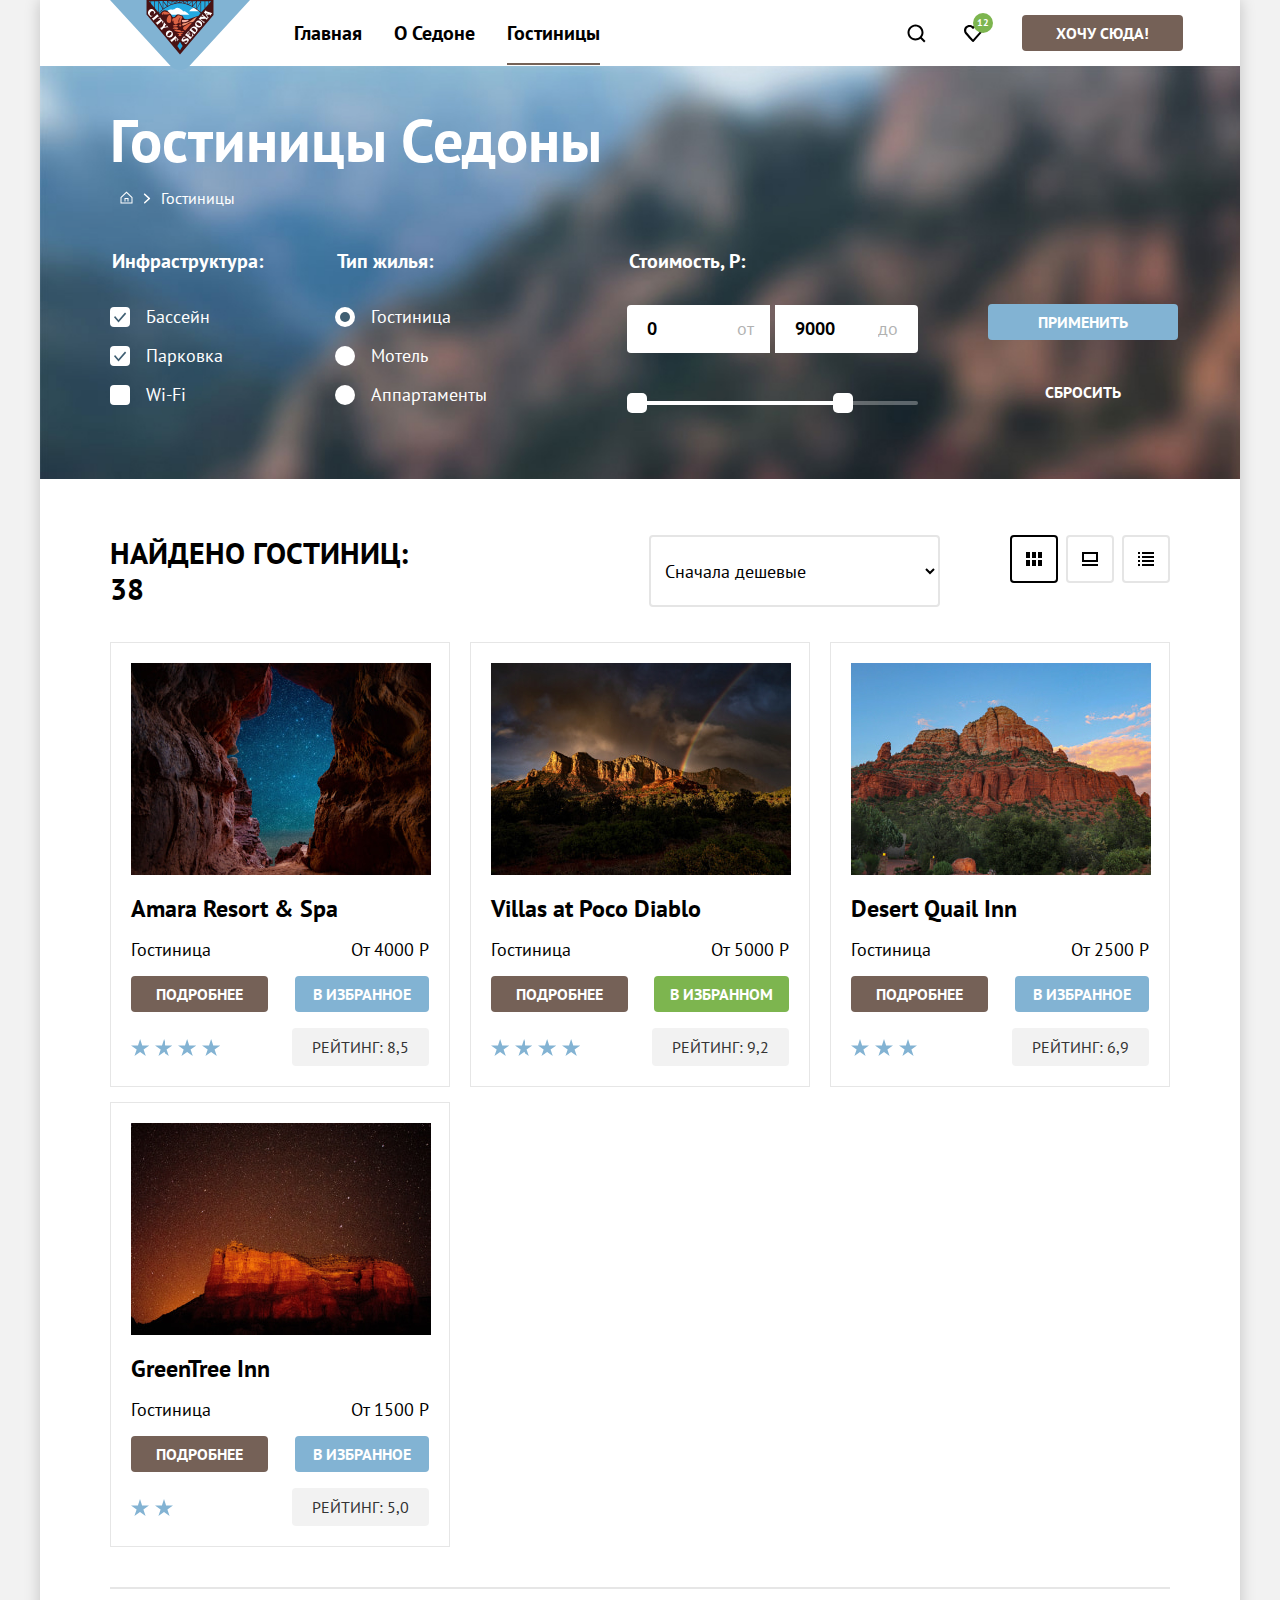
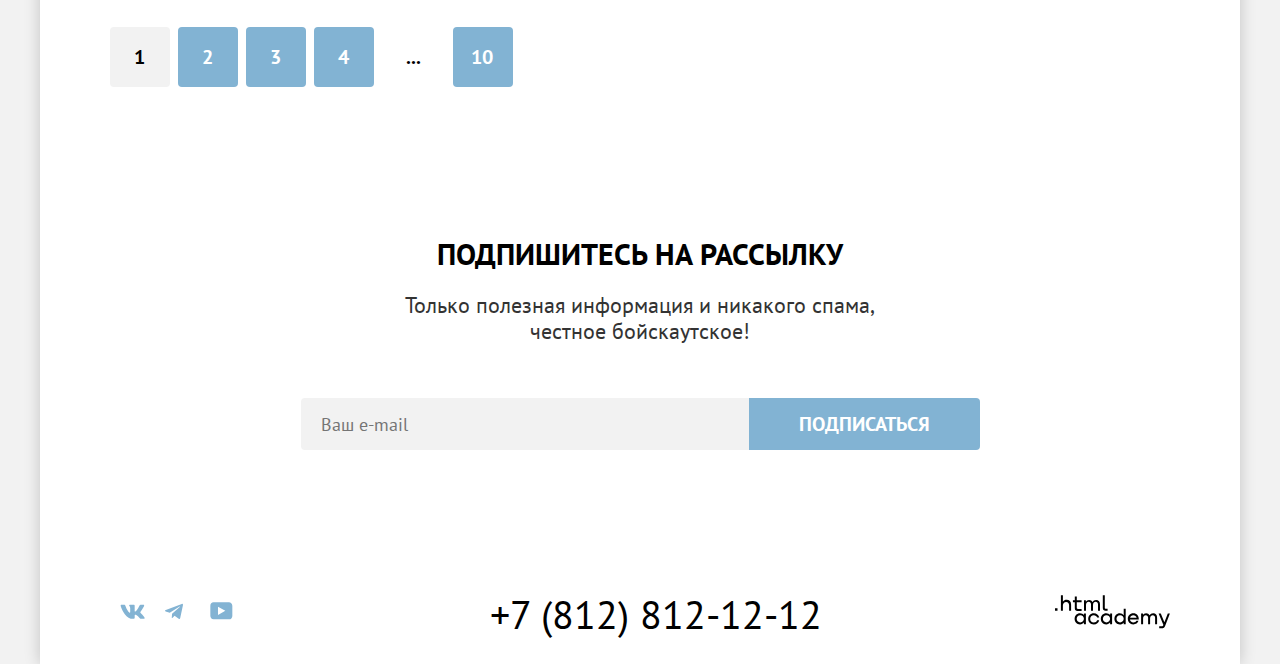
<file: master/catalog.html>
<!DOCTYPE html>
<html lang="ru">

<head>
    <meta charset="utf-8">
    <title>HTML Academy: Седона каталог</title>
    <link rel="icon" type="image/png" sizes="32x32" href="images/favicon.png">
    <link rel="stylesheet" href="styles/style.css">
  <base href="https://htmlacademy-htmlcss.github.io/2211373-sedona-35/master/">
</head>

<body>
    <div class="shadow">
        <div class="box-shadow">
            <header class="main-header">
                <div class="main-header--inner">
                    <a class="navigation-logo" href="index.html">
                        <img class="logo-img" src="images/logo.svg" alt="Логотип городка Седона." width="140"
                            height="70">
                    </a>
                    <nav class="navigation">
                        <ul class="navigation-list">
                            <li class="navigation-item">
                                <a href="index.html" class="navigation-link">Главная</a>
                            </li>
                            <li class="navigation-item">
                                <a href="#" class="navigation-link">О Седоне</a>
                            </li>
                            <li class="navigation-item">
                                <a class="navigation-link navigation-link--current">Гостиницы</a>
                            </li>
                        </ul>
                        <ul class="navigation-list navigation-user">
                            <li class="navigation-item">
                                <a href="#" class="navigation-link navigation-link--search">
                                    <span class="visually-hidden">
                                        Поиск.
                                    </span>
                                </a>
                            </li>
                            <li class="navigation-item">
                                <a href="#" class="navigation-link navigation-link--favorites">
                                    <span class="visually-hidden">
                                        Избранное.
                                    </span>
                                    <div class="circle">
                                        <span class="navigation-favorites">
                                            12
                                        </span>
                                    </div>
                                </a>
                            </li>
                            <li class="navigation-item">
                                <a class="navigation-link navigation-link--want button" href="#">Хочу сюда!</a>
                            </li>
                        </ul>
                    </nav>
                </div>
            </header>
            <main class="main-inner">
                <div class="page-container">
                    <div class="catalog-background">
                        <header class="inner-header">
                            <h1 class="inner-header--title">Гостиницы Седоны</h1>
                            <ul class="breadcrumbs">
                                <li class="breadcrumbs-item">
                                    <a class="breadcrumbs-link visually-hidden" href="index.html">Главная.</a>
                                    <a href="index.html" class="breadcrumbs-link--house"></a>
                                </li>
                                <li class="breadcrumbs-item">
                                    <a class="breadcrumbs-link">Гостиницы</a>
                                </li>
                            </ul>
                        </header>
                        <section class="catalog-search">
                            <h2 class="visually-hidden" hidden>Список гостиниц с фильтрами.</h2>
                            <form class="catalog-filter" action="https://echo.htmlacademy.ru/" method="get">
                                <fieldset class="catalog-filter--group">
                                    <legend class="catalog-filter--title">Инфраструктура:</legend>
                                    <ul class="catalog-filter--list">
                                        <li class="catalog-filter--item">
                                            <label class="control">
                                                <input class="visually-hidden control-input" type="checkbox"
                                                    name="swimming pool" checked>
                                                <span class="control-mark"></span>
                                                <span class="control-label">Бассейн</span>
                                            </label>
                                        </li>
                                        <li class="catalog-filter--item">
                                            <label class="control">
                                                <input class="visually-hidden control-input" type="checkbox"
                                                    name="parcking" checked>
                                                <span class="control-mark"></span>
                                                <span class="control-label">Парковка</span>
                                            </label>
                                        </li>
                                        <li class="catalog-filter--item">
                                            <label class="control">
                                                <input class="visually-hidden control-input" type="checkbox"
                                                    name="Wi-Fi">
                                                <span class="control-mark"></span>
                                                <span class="control-label">Wi-Fi</span>
                                            </label>
                                        </li>
                                    </ul>
                                </fieldset>
                                <fieldset class="catalog-filter--group">
                                    <legend class="catalog-filter--title">Тип жилья:</legend>
                                    <ul class="catalog-filter--list">
                                        <li class="catalog-filter--item">
                                            <label class="control">
                                                <input class="visually-hidden control-input" type="radio"
                                                    name="type of housing" value="hotel" checked>
                                                <span class="control-mark"></span>
                                                <span class="control-label">Гостиница</span>
                                            </label>
                                        </li>
                                        <li class="catalog-filter--item">
                                            <label class="control">
                                                <input class="visually-hidden control-input" type="radio"
                                                    name="type of housing" value="motel">
                                                <span class="control-mark"></span>
                                                <span class="control-label">Мотель</span>
                                            </label>
                                        </li>
                                        <li class="catalog-filter--item">
                                            <label class="control">
                                                <input class="visually-hidden control-input" type="radio"
                                                    name="type of housing" value="apartments">
                                                <span class="control-mark"></span>
                                                <span class="control-label">Аппартаменты</span>
                                            </label>
                                        </li>
                                    </ul>
                                </fieldset>
                                <fieldset class="catalog-filter--group">
                                    <legend class="catalog-filter--title">Стоимость, Р:</legend>
                                    <div class="range">
                                        <div class="range-wrapper--inputs">
                                            <label class="filter-label--left" for="range-label--left">от</label>
                                            <input class="range-input range-input--left" type="text" value="0"
                                                name="min-price" id="range-label--left">
                                            <label class="filter-label--right" for="range-label--right">до</label>
                                            <input class="range-input range-input--right" type="text" value="9000"
                                                name="max-price" id="range-label--right">
                                        </div>
                                        <div class="range-scale">
                                            <div class="range-bar" style="left: 0; width: 216px;">
                                                <button class="range-toggle toggle-min" type="button">
                                                    <span class="visually-hidden">Изменить минимальную цену.</span>
                                                </button>
                                                <button class="range-toggle toggle-max" type="button">
                                                    <span class="visually-hidden">Изменить максимальную цену.</span>
                                                </button>
                                            </div>
                                        </div>
                                    </div>
                                </fieldset>
                                <div class="filter-button">
                                    <button class="button button-filter--group" type="submit">Применить</button>
                                    <button class="button button2-filter--group" type="reset">Сбросить</button>
                                </div>
                            </form>
                        </section>
                    </div>
                    <section class="catalog-hotels">
                        <div class="sorting-container">
                            <span class="catalog-hotels--found">Найдено гостиниц: 38</span>
                            <select class="select-control" aria-label="Сортировка">
                                <option value="cheap">Сначала дешевые</option>
                                <option value="expensive">Сначала дорогие</option>
                                <option value="popular">Сначала популярные</option>
                            </select>
                            <a href="#" class="button button-current">
                                <svg aria-hidden="true" focusable="false" width="16" height="14" viewBox="0 0 16 14"
                                    fill="none" xmlns="http://www.w3.org/2000/svg">
                                    <path
                                        d="M4 0H0v6h4V0ZM16 0h-4v6h4V0ZM10 0H6v6h4V0ZM4 8H0v6h4V8ZM16 8h-4v6h4V8ZM10 8H6v6h4V8Z"
                                        fill="#000" />
                                </svg>
                                <span class="visually-hidden">Показать карточки.</span>
                            </a>
                            <a href="#" class="button">
                                <svg aria-hidden="true" focusable="false" width="16" height="14" viewBox="0 0 16 14"
                                    fill="none" xmlns="http://www.w3.org/2000/svg">
                                    <path d="M16 12H0v2h16v-2ZM14 2v6H2V2h12Zm2-2H0v10h16V0Z" fill="#000" />
                                </svg>
                                <span class="visually-hidden">Карточка отеля.</span>
                            </a>
                            <a class="button" href="#">
                                <svg aria-hidden="true" focusable="false" width="16" height="14" viewBox="0 0 16 14"
                                    fill="none" xmlns="http://www.w3.org/2000/svg">
                                    <path
                                        d="M2 0H0v2h2V0ZM16 0H4v2h12V0ZM2 4H0v2h2V4ZM16 4H4v2h12V4ZM2 8H0v2h2V8ZM16 8H4v2h12V8ZM2 12H0v2h2v-2ZM16 12H4v2h12v-2Z"
                                        fill="#000" />
                                </svg>
                                <span class="visually-hidden">Показать список.</span>
                            </a>
                        </div>
                        <ul class="hotel-list">
                            <li class="hotel-card">
                                <a class="hotel-card--link" href="#">
                                    <img class="hotel-card--image" src="images/catalog/hotel-1.jpg"
                                        alt="Вид звездного неба из пещеры." width="300" height="212">
                                    <h3 class="hotel-card--title">Amara Resort & Spa</h3>
                                </a>
                                <div class="hotel-card--line">
                                    <span class="hotel-card--price">гостиница</span>
                                    <span class="hotel-card--price">oт 4000 Р</span>
                                </div>
                                <div class="hotel-card--line">
                                    <a class="hotel-card--button button" href="#">Подробнее</a>
                                    <button class="chosen-btn button" type="button">В избранное</button>
                                </div>
                                <div class="hotel-card--line">
                                    <span class="star4 star"></span>
                                    <span class="hotel-card--rating">Рейтинг: 8,5</span>
                                </div>
                            </li>
                            <li class="hotel-card">
                                <a class="hotel-card--link" href="#">
                                    <img class="hotel-card--image" src="images/catalog/hotel-2.jpg"
                                        alt="Горы на фоне радуги." width="300" height="212">
                                    <h3 class="hotel-card--title">Villas at Poco Diablo</h3>
                                </a>
                                <div class="hotel-card--line">
                                    <span class="hotel-card--price">гостиница</span>
                                    <span class="hotel-card--price">oт 5000 Р</span>
                                </div>
                                <div class="hotel-card--line">
                                    <a class="hotel-card--button button" href="#">Подробнее</a>
                                    <button class="chosen-btn button chosen-btn--visited" type="button">В
                                        избранном</button>
                                </div>
                                <div class="hotel-card--line">
                                    <span class="star4 star"></span>
                                    <span class="hotel-card--rating">Рейтинг: 9,2</span>
                                </div>
                            </li>
                            <li class="hotel-card">
                                <a class="hotel-card--link" href="#">
                                    <img class="hotel-card--image" src="images/catalog/hotel-3.jpg"
                                        alt="Горы на фоне неба с облаками." width="300" height="212">
                                    <h3 class="hotel-card--title">Desert Quail Inn</h3>
                                </a>
                                <div class="hotel-card--line">
                                    <span class="hotel-card--price">гостиница</span>
                                    <span class="hotel-card--price">от 2500 Р</span>
                                </div>
                                <div class="hotel-card--line">
                                    <a class="hotel-card--button button" href="#">Подробнее</a>
                                    <button class="chosen-btn button" type="button">В избранное</button>
                                </div>
                                <div class="hotel-card--line">
                                    <span class="star3 star"></span>
                                    <span class="hotel-card--rating">Рейтинг: 6,9</span>
                                </div>
                            </li>
                            <li class="hotel-card">
                                <a class="hotel-card--link" href="#">
                                    <img class="hotel-card--image" src="images/catalog/hotel-4.jpg"
                                        alt="Горы на фоне звездного неба." width="300" height="212">
                                    <h3 class="hotel-card--title">GreenTree Inn</h3>
                                </a>
                                <div class="hotel-card--line">
                                    <span class="hotel-card--price">гостиница</span>
                                    <span class="hotel-card--price">от 1500 Р</span>
                                </div>
                                <div class="hotel-card--line">
                                    <a class="hotel-card--button button" href="#">Подробнее</a>
                                    <button class="chosen-btn button" type="button">В избранное</button>
                                </div>
                                <div class="hotel-card--line">
                                    <span class="star2 star"></span>
                                    <span class="hotel-card--rating">Рейтинг: 5,0</span>
                                </div>
                            </li>
                        </ul>
                        <ul class="pagination">
                            <li class="pagination-item">
                                <a class="pagination-link pagination-current">1</a>
                            </li>
                            <li class="pagination-item">
                                <a class="pagination-link" href="#">2</a>
                            </li>
                            <li class="pagination-item">
                                <a class="pagination-link" href="#">3</a>
                            </li>
                            <li class="pagination-item">
                                <a class="pagination-link" href="#">4</a>
                            </li>
                            <li class="pagination-item">
                                <a class="pagination-link pagination-else" href="#">...</a>
                            </li>
                            <li class="pagination-item">
                                <a class="pagination-link" href="#">10</a>
                            </li>
                        </ul>
                    </section>
                    <section class="subscribe-catalog">
                        <div class="subscribe-inner subscribe-inner--catalog">
                            <h2 class="subscribe-title subscribe-title--catalog">
                                Подпишитесь на рассылку
                            </h2>
                            <p class="subscribe-subtitle subscribe-subtitle--catalog">
                                Только полезная информация и никакого спама, честное бойскаутское!
                            </p>
                            <div class="subscribe-wrapper">
                                <label for="subscribe-label"></label>
                                <input class="subscribe-field field-catalog" type="email" placeholder="Ваш e-mail" id="subscribe-label">
                                <button class="button button-subscribe" type="submit">Подписаться</button>
                            </div>
                        </div>
                    </section>
                </div>
            </main>
            <footer class="page-footer">
                <div class="page-footer--container">
                    <section class="footer-social">
                        <h2 class="visually-hidden">Социальные сети.</h2>
                        <ul class="footer-social--list">
                            <li class="footer-social--item">
                                <a href="https://vk.com/htmlacademy" class="footer-social--link">
                                    <svg class="footer-social--icon" aria-hidden="true" focusable="false" width="25"
                                        height="15" viewBox="0 0 25 15" fill="none" xmlns="http://www.w3.org/2000/svg">
                                        <path class="vkontakte" fill-rule="evenodd" clip-rule="evenodd"
                                            d="M24.116 1.804c.166-.546 0-.948-.795-.948h-2.625c-.668 0-.976.347-1.143.73 0 0-1.335 3.196-3.226 5.272-.612.602-.89.793-1.224.793-.167 0-.418-.19-.418-.738V1.804c0-.656-.184-.948-.74-.948H9.817c-.417 0-.668.304-.668.593 0 .621.946.765 1.043 2.513V7.76c0 .833-.153.984-.487.984-.89 0-3.055-3.21-4.34-6.885-.249-.715-.5-1.003-1.172-1.003H1.566c-.75 0-.9.347-.9.73 0 .682.89 4.07 4.145 8.551 2.17 3.06 5.225 4.72 8.008 4.72 1.67 0 1.875-.369 1.875-1.004V11.54c0-.737.158-.884.687-.884.39 0 1.057.192 2.615 1.667 1.78 1.75 2.073 2.533 3.075 2.533h2.625c.75 0 1.126-.368.91-1.096-.238-.724-1.088-1.775-2.215-3.022-.612-.71-1.53-1.475-1.809-1.858-.389-.49-.278-.71 0-1.147 0 0 3.2-4.426 3.533-5.929h.001Z"
                                            fill="#83B3D3" />
                                    </svg>
                                    <span class="visually-hidden">Логотип вконтакте.</span>
                                </a>
                            </li>
                            <li class="footer-social--item">
                                <a href="https://t.me/htmlacademy" class="footer-social--link">
                                    <svg class="footer-social--icon" aria-hidden="true" focusable="false" width="18"
                                        height="16" viewBox="0 0 18 16" fill="none" xmlns="http://www.w3.org/2000/svg">
                                        <path class="telegram"
                                            d="M16.785.956.84 7.104C-.248 7.541-.24 8.148.64 8.42l4.094 1.277 9.472-5.976c.448-.272.857-.126.52.173l-7.673 6.925H7.05l.002.001-.283 4.22c.414 0 .597-.19.829-.414l1.988-1.934 4.136 3.055c.762.42 1.31.205 1.5-.706l2.715-12.795c.278-1.114-.425-1.618-1.153-1.29Z"
                                            fill="#83B3D3" />
                                    </svg>
                                    <span class="visually-hidden">Логотип телеграмм.</span>
                                </a>
                            </li>
                            <li class="footer-social--item">
                                <a href="https://www.youtube.com/user/htmlacademyru" class="footer-social--link">
                                    <svg aria-hidden="true" focusable="false" width="23" height="18" viewBox="0 0 23 18"
                                        fill="none" xmlns="http://www.w3.org/2000/svg">
                                        <path class="youtube"
                                            d="M18.94.356H3.507C1.647.356.333 1.95.333 3.756V13.85c0 1.913 1.314 3.506 3.174 3.506H19.16c1.642 0 3.174-1.593 3.174-3.4v-10.2c-.219-1.806-1.532-3.4-3.393-3.4ZM7.995 12.894V4.819l7.333 4.037-7.333 4.038Z"
                                            fill="#83B3D3" />
                                    </svg>
                                    <span class="visually-hidden">Логотип ютуб.</span>
                                </a>
                            </li>
                        </ul>
                    </section>
                    <section class="footer-contacts">
                        <h2 class="visually-hidden">Контакты.</h2>
                        <a class="footer-contacts--link" href="tel:+78128121212"
                            aria-label="Контактный телефон: +7-812-812-12-12.">+7 (812) 812-12-12</a>
                    </section>
                    <section class="developer">
                        <h2 class="visually-hidden">Разработчик.</h2>
                        <a href="https://htmlacademy.ru" class="developer-link">
                            <svg aria-hidden="true" focusable="false" width="115" height="34" viewBox="0 0 115 34"
                                fill="none" xmlns="http://www.w3.org/2000/svg">
                                <path class="htmlacademy-logo"
                                    d="M0 13.256v2.6h2.5v-2.6H0ZM11.6 4.856c-1.6 0-2.8.7-3.6 1.7h-.1v-6.2h-2v15.5h2v-5.3c0-2.1 1.3-3.6 3.3-3.6 1.8 0 2.9 1.4 2.9 3.2v5.7h2v-6.1c.1-3-1.8-4.9-4.5-4.9ZM26.6 5.156h-4.8v-3.7h-2v3.8h-1.9v2h1.9v6c0 1.7 1 2.7 2.7 2.7h4.1v-2h-3.7c-.7 0-1.1-.4-1.1-1.1v-5.7h4.8v-2ZM41.1 4.956c-1.6 0-2.9.8-3.5 2.1h-.1c-.6-1.2-1.8-2.1-3.4-2.1-1.4 0-2.5.8-3.1 1.8h-.1v-1.6H29v10.6h2v-5.4c0-2 1-3.5 2.6-3.5 1.5 0 2.4 1 2.4 2.6v6.3h2v-5.6c0-2.4 1.4-3.3 2.6-3.3 1.5 0 2.4 1 2.4 2.6v6.3h2v-6.5c.1-2.5-1.4-4.3-3.9-4.3ZM47.8 13.056c0 1.7 1 2.7 2.8 2.7h2v-2h-1.7c-.7 0-1.1-.4-1.1-1.1V.356h-2v12.7ZM28.9 20.056c-.9-1.1-2.2-1.8-3.9-1.8-3.1 0-5.4 2.3-5.4 5.6s2.3 5.6 5.4 5.6c1.8 0 3-.8 3.8-1.9h.1v1.6h2v-10.6h-2v1.5Zm-3.6 7.4c-2.2 0-3.6-1.6-3.6-3.6s1.4-3.6 3.6-3.6 3.6 1.6 3.6 3.6c0 1.9-1.4 3.6-3.6 3.6ZM44.2 22.356c-.5-2.4-2.6-4.1-5.4-4.1-3.4 0-5.6 2.5-5.6 5.6 0 3.1 2.2 5.6 5.6 5.6 2.8 0 4.9-1.8 5.4-4.2h-2.1c-.4 1.3-1.7 2.3-3.3 2.3-2.2 0-3.6-1.6-3.6-3.6s1.4-3.6 3.6-3.6c1.6 0 2.8 1 3.3 2.2h2.1v-.2ZM55.1 20.056c-.9-1.1-2.2-1.8-3.9-1.8-3.1 0-5.4 2.3-5.4 5.6s2.3 5.6 5.4 5.6c1.8 0 3-.8 3.8-1.9h.1v1.6h2v-10.6h-2v1.5Zm-3.6 7.4c-2.2 0-3.6-1.6-3.6-3.6s1.4-3.6 3.6-3.6 3.6 1.6 3.6 3.6c0 1.9-1.5 3.6-3.6 3.6ZM68.7 20.156c-.9-1.1-2.2-1.9-3.9-1.9-3.1 0-5.4 2.3-5.4 5.6s2.2 5.6 5.4 5.6c1.7 0 3-.8 3.8-1.8h.1v1.5h2v-15.4h-2v6.4Zm-3.6 7.3c-2.2 0-3.6-1.6-3.6-3.6s1.4-3.6 3.6-3.6 3.6 1.6 3.6 3.6c-.1 2-1.5 3.6-3.6 3.6ZM78.3 18.256c-3.3 0-5.5 2.5-5.5 5.6 0 3 2.1 5.6 5.5 5.6 2.5 0 4.5-1.3 5.2-3.6h-2.1c-.5 1-1.6 1.6-3 1.6-1.9 0-3.3-1.3-3.4-2.9h8.8c.2-3.6-2-6.3-5.5-6.3Zm0 1.9c1.7 0 3 1 3.3 2.6h-6.5c.3-1.5 1.5-2.6 3.2-2.6ZM98.2 18.256c-1.6 0-2.9.8-3.6 2h-.1c-.6-1.2-1.8-2-3.4-2-1.4 0-2.5.7-3.1 1.8v-1.5h-1.9v10.6h2v-5.4c0-2 1-3.4 2.6-3.5 1.5 0 2.4 1 2.4 2.6v6.3h2v-5.6c0-2.4 1.4-3.3 2.6-3.3 1.5 0 2.4 1 2.4 2.6v6.3h2v-6.5c.1-2.6-1.4-4.4-3.9-4.4ZM109.4 27.356l-3.6-8.9h-2.2l4.8 11.6c-.3.9-.7 1.2-1.7 1.2h-2.5v2h2.5c1.8 0 2.8-.8 3.5-2.6l4.7-12.2h-2.1l-3.4 8.9Z"
                                    fill="#000" />
                            </svg>
                        </a>
                    </section>
                </div>
            </footer>
        </div>
    </div>
</body>

</html>
</file>
<file: styles/style.css>
*,
*::after,
*::before {
  box-sizing: border-box;
}

@font-face {
  font-family: "PT Sans";
  font-style: normal;
  font-weight: 400;
  src: url("../fonts/ptsans-400.woff2") format("woff2");
  font-display: swap;
}

@font-face {
  font-family: "PT Sans";
  font-style: normal;
  font-weight: 700;
  src: url("../fonts/ptsans-700.woff2") format("woff2");
  font-display: swap;
}

html {
  height: 100%;
}

body {
  min-width: 1280px;
  margin: 0;
  display: flex;
  flex-direction: column;
  min-height: 100%;
  font-family: "PT Sans", sans-serif;
  font-size: 18px;
  line-height: 21px;
  color: #000000;
  background-color: #e5e5e5;
}

.visually-hidden {
  position: absolute;
  width: 1px;
  height: 1px;
  margin: -1px;
  padding: 0;
  border: 0;
  clip: rect(0 0 0 0);
  overflow: hidden;
}

.main-header {
  color: #000000;
  background-color: #ffffff;
}

.main-header--inner {
  display: flex;
  width: 1200px;
  margin: 0 auto;
}

.navigation-logo {
  margin-left: 70px;
  margin-right: 28px;
  margin-bottom: -8px;
  z-index: 1;
}

.navigation {
  display: flex;
  width: 1060px;
}

.navigation-list {
  display: flex;
  flex-wrap: wrap;
  list-style: none;
  width: 470px;
  margin: 0;
  padding: 0;
  align-items: center;
}

.navigation-user {
  max-width: 340px;
  margin-left: auto;
}

.navigation-user .navigation-link {
  min-width: 16px;
  min-height: 22px;
}

.navigation-link {
  display: block;
  padding: 20px 16px;
  font-size: 20px;
  line-height: 24px;
  font-weight: 700;
  text-align: center;
  color: #000000;
  text-decoration: none;
  background-color: #ffffff;
  position: relative;
}

.navigation-link--current::before {
  position: absolute;
  bottom: 0;
  content: "";
  background-color: #756257;
  height: 2px;
  right: 16px;
  left: 16px;
}

.navigation-link--search {
  background-image: url("../images/search.svg");
  background-repeat: no-repeat;
  background-position: 50%;
  margin-right: 25px;
}

.navigation-link--favorites {
  background-image: url("../images/favorites.svg");
  background-repeat: no-repeat;
  background-position: 50%;
  position: relative;
  margin-right: 33px;
}

.navigation-favorites {
  font-size: 10px;
  line-height: 10px;
  color: #ffffff;
}

.circle {
  width: 20px;
  height: 20px;
  border-radius: 50%;
  background-color: #7db54f;
  position: absolute;
  top: 0;
  display: flex;
  justify-content: center;
  align-items: center;
}

.navigation-link--want {
  font-weight: 700;
  font-size: 16px;
  line-height: 20px;
  text-transform: uppercase;
  background-color: #756157;
  color: #ffffff;
  text-decoration: none;
  padding: 8px 34px;
  border-radius: 4px;
}

.main-container {
  flex-grow: 1;
}

.page-container {
  width: 1200px;
  margin: 0 auto;
  background-color: #ffffff;
}

.welcome-to--sedona {
  padding-top: 50px;
  background-image: url("../images/mountains.jpg");
  background-size: 100% auto;
  background-repeat: no-repeat;
  height: 485px;
  text-align: center;
  background-color: #82b3d3;
  position: relative;
  margin-bottom: 70px;
}

.welcome-collar {
  width: 100%;
  height: 57px;
  background-image: url("../images/vector.png");
  background-repeat: no-repeat;
  background-size: 100% 57px;
  position: absolute;
  bottom: 0;
}

.title {
  font-size: 30px;
  line-height: 36px;
  font-weight: 700;
  text-transform: uppercase;
  text-align: center;
  width: 630px;
  margin: 0 auto;
  margin-bottom: 25px;
}

.subtitle {
  font-size: 22px;
  line-height: 26px;
  font-weight: 400;
  text-align: center;
  margin: 0;
  margin-bottom: 90px;
}

.advantage-list {
  display: flex;
  flex-wrap: wrap;
  text-align: center;
  list-style: none;
  margin: 0;
  padding: 0;
}

.advantage-item {
  width: 400px;
  min-height: 384px;
}

.advantage-item--img {
  display: flex;
  width: 1200px;
}

.advantage-item--text {
  background-color: #82b3d3;
  color: #ffffff;
  width: 400px;
  padding-top: 92px;
  padding-bottom: 111px;
}

.advantage-title {
  font-size: 24px;
  line-height: 28px;
  font-weight: 700;
  text-transform: uppercase;
  width: 175px;
  margin: 0 auto;
  margin-bottom: 62px;
}

.advantage-description {
  font-weight: 400;
  width: 232px;
  margin: 0 auto;
}

.advantage-description1 {
  width: 180px;
}

.advantage-img {
  width: 800px;
  height: 384px;
}

.advantage-item--color {
  background-color: rgba(131, 179, 211, 0.12);
}

.advantage-list2 .advantage-item:nth-child(even) {
  background-color: #ffffff;
}

.advantage-item--color2 {
  background-color: rgba(131, 179, 211, 0.2);
}

.advantage-item--2 {
  padding-top: 103px;
  padding-bottom: 121px;
}

.advantage-item--house {
  background-image: url("../images/house.svg");
  background-repeat: no-repeat;
  background-position: 50% 80px;
}

.advantage-item--food {
  background-image: url("../images/food.svg");
  background-repeat: no-repeat;
  background-position: 50% 80px;
}

.advantage-item--souvenir {
  background-image: url("../images/souvenir.svg");
  background-repeat: no-repeat;
  background-position: 50% 80px;
}

.advantage-item--house,
.advantage-item--food,
.advantage-item--souvenir {
  padding-top: 182px;
  padding-bottom: 80px;
}

.advantage-item--house .advantage-title {
  margin-bottom: 30px;
}

.advantage-item--food .advantage-title {
  margin-bottom: 30px;
}

.advantage-item--souvenir .advantage-title {
  margin-bottom: 30px;
}

.advantage-item--text {
  position: relative;
}

.advantage-item--img .advantage-title::after {
  content: "";
  height: 2px;
  width: 60px;
  background-color: rgba(255, 255, 255, 0.3);
  position: absolute;
  top: 179px;
  right: 170px;
}

.advantage-item--2 {
  position: relative;
}

.advantage-item--2 .advantage-title::after {
  content: "";
  height: 2px;
  width: 60px;
  background-color: rgba(0, 0, 0, 0.3);
  position: absolute;
  top: 189px;
  left: 170px;
}

.search-hotels {
  text-align: center;
  min-height: 406px;
  padding-top: 96px;
  background-color: #ffffff;
}

.search-hotels--title {
  font-weight: 700;
  font-size: 30px;
  line-height: 36px;
  text-transform: uppercase;
  display: block;
  margin-bottom: 20px;
}

.search-hotels--descr {
  font-weight: 400;
  font-size: 22px;
  line-height: 26px;
  width: 592px;
  margin: 0 auto;
  margin-bottom: 60px;
}

.search-hotels--link {
  background-color: #756157;
  color: #ffffff;
  padding: 8px 50px;
  text-transform: uppercase;
  text-decoration: none;
  font-weight: 700;
  font-size: 20px;
  line-height: 36px;
  border-radius: 4px;
}

.subscribe {
  background-image: url("../images/subscribe.jpg");
  min-height: 362px;
  display: flex;
  justify-content: center;
  background-color: #82b3d3;
  background-size: cover;
  text-align: center;
}

.subscribe-inner {
  text-align: center;
  padding-top: 96px;
  padding-bottom: 104px;
}

.subscribe-title {
  font-weight: 700;
  font-size: 30px;
  line-height: 36px;
  color: #ffffff;
  text-transform: uppercase;
  margin: 0;
  margin-bottom: 20px;
}

.subscribe-subtitle {
  font-weight: 400;
  font-size: 22px;
  line-height: 26px;
  color: #ffffff;
  width: 475px;
  margin: 0 auto 54px;
}

.subscribe-wrapper {
  display: flex;
}

.page-footer--container {
  display: flex;
  width: 1200px;
  margin: 0 auto;
  padding-top: 40px;
  padding-bottom: 30px;
  align-items: center;
  background-color: #ffffff;
}

.footer-social {
  width: 120px;
  margin-right: 250px;
  margin-left: 80px;
}

.footer-social--list {
  display: flex;
  flex-wrap: wrap;
  list-style: none;
  margin: 0;
  padding: 0;
}

.footer-social--item {
  width: 18px;
  height: 15px;
  margin-right: 27px;
  margin-bottom: 10px;
}

.footer-social--item:last-child {
  margin-right: 0;
}

.footer-social--link:hover .vkontakte,
.footer-social--link:hover .telegram,
.footer-social--link:hover .youtube {
  fill: #68a2ca;
}

.footer-social--link:focus .vkontakte,
.footer-social--link:focus .telegram,
.footer-social--link:focus .youtube {
  fill: #68a2ca;
}

.footer-social--link:active .vkontakte,
.footer-social--link:active .telegram,
.footer-social--link:active .youtube {
  fill: rgba(104, 162, 202, 0.3);
}

.footer-contacts {
  display: flex;
  flex-wrap: wrap;
}

.footer-contacts--link {
  font-weight: 400;
  font-size: 40px;
  line-height: 40px;
  text-decoration: none;
  color: #000000;
}

.footer-contacts--link:hover,
.footer-contacts--link:focus {
  color: #756157;
}

.footer-contacts--link:active {
  color: rgba(117, 97, 87, 0.3);
}

.developer {
  width: 115px;
  margin-left: auto;
  margin-right: 70px;
}

.developer-link:hover .htmlacademy-logo,
.developer-link:focus .htmlacademy-logo {
  fill: rgba(117, 97, 87, 1);
}

.developer-link:active .htmlacademy-logo {
  fill: rgba(117, 97, 87, 0.3);
}

.catalog-background {
  background-image: url("../images/catalog/catalog-background.jpg");
  background-repeat: no-repeat;
  background-size: cover;
  background-color: #82b3d3;
  padding-top: 35px;
  padding-left: 70px;
}

.inner-header--title {
  font-weight: 700;
  font-size: 60px;
  line-height: 78px;
  color: #ffffff;
  margin-top: 0;
  margin-bottom: 8px;
}

.breadcrumbs {
  display: flex;
  color: #ffffff;
  list-style: none;
  margin: 0;
  padding: 0;
  margin-bottom: 40px;
}

.breadcrumbs-link {
  color: inherit;
  margin-right: 28px;
  font-weight: 400;
  font-size: 16px;
  line-height: 21px;
}

.breadcrumbs-link:hover {
  color: rgba(255, 255, 255, 0.6);
}

.breadcrumbs-link:active {
  color: rgba(255, 255, 255, 0.3);
}

.breadcrumbs-link--house::after {
  content: url("../images/catalog/house-catalog.svg");
  width: 12px;
  height: 12px;
  padding: 10px;
}

.breadcrumbs-item:last-child::before {
  content: url("../images/catalog/breadcrumb-img.svg");
  width: 12px;
  height: 12px;
  margin-right: 5px;
}

.catalog-filter {
  display: flex;
}

.catalog-filter--group {
  margin: 0;
  padding: 0;
  border: none;
  margin-right: 70px;
}

.catalog-filter--group:nth-of-type(2) {
  margin-right: 140px;
}

.catalog-filter--title {
  font-weight: 700;
  font-size: 20px;
  line-height: 24px;
  color: #ffffff;
  margin-bottom: 32px;
}

.catalog-filter--list {
  list-style: none;
  margin: 0;
  padding: 0;
}

.catalog-filter--item {
  margin-bottom: 16px;
}

.catalog-filter--item:last-child {
  margin-bottom: 73px;
}

.control {
  font-weight: 400;
  line-height: 23px;
  color: #ffffff;
  position: relative;
  display: block;
  padding-left: 36px;
}

.control-mark {
  position: absolute;
  top: 2px;
  left: 0;
  width: 20px;
  height: 20px;
  background-color: #ffffff;
  border-radius: 4px;
}

.control-input[type="checkbox"]:checked + .control-mark::before {
  position: absolute;
  content: url("../images/catalog/checkbox.svg");
  left: 4px;
  top: -2px;
}

.control-input[type="radio"] + .control-mark {
  border-radius: 50%;
}

.control-input[type="radio"]:checked + .control-mark::before {
  position: absolute;
  top: 5px;
  left: 5px;
  width: 10px;
  height: 10px;
  background-color: rgba(63, 94, 114, 1);
  border-radius: 50%;
  content: "";
}

.control-input:hover + .control-mark {
  background-color: rgba(255, 255, 255, 0.6);
}

.control-input:hover ~ .control-label {
  color: rgba(255, 255, 255, 0.6);
}

.control-input:focus + .control-mark {
  outline: 3px solid #83b3d3;
}

.control-input:active + .control-mark {
  background-color: rgba(255, 255, 255, 0.3);
}

.control-input:active ~ .control-label {
  color: rgba(255, 255, 255, 0.3);
}

.filter-button {
  display: flex;
  flex-direction: column;
  position: relative;
  top: 55px;
}

.button-filter--group {
  font: inherit;
  font-weight: 700;
  font-size: 16px;
  line-height: 20px;
  padding: 8px 50px;
  text-transform: uppercase;
  background-color: rgba(130, 179, 211, 1);
  color: #ffffff;
  border: none;
  border-radius: 4px;
  margin-bottom: 34px;
}

.button2-filter--group {
  padding: 8px 57px;
  font: inherit;
  font-weight: 700;
  font-size: 16px;
  line-height: 20px;
  text-transform: uppercase;
  color: #ffffff;
  background-color: transparent;
  border: none;
}

.button-filter--group:hover {
  background-color: rgba(104, 162, 202, 1);
  cursor: pointer;
}

.button-filter--group:focus {
  background-color: rgba(104, 162, 202, 1);
}

.button-filter--group:active {
  background-color: rgba(130, 179, 211, 1);
}

.button-filter--group:disabled {
  background-color: #e5e5e5;
}

.button2-filter--group:hover {
  color: rgba(255, 255, 255, 0.6);
  cursor: pointer;
}

.button2-filter--group:disabled {
  color: rgba(255, 255, 255, 0.1);
}

.catalog-hotels {
  padding: 56px 70px 60px 70px;
}

.catalog-hotels--found {
  font-weight: 700;
  font-size: 30px;
  line-height: 36px;
  text-transform: uppercase;
  margin-right: 200px;
}

.sorting-container {
  display: flex;
  margin-bottom: 35px;
}

.sorting-container .button {
  min-width: 48px;
  height: 48px;
  border: 2px solid #e5e5e5;
  border-radius: 4px;
  margin-right: 8px;
  display: flex;
  align-items: center;
  justify-content: center;
}

.sorting-container .button:focus {
  border-color: #68a2ca;
}

.sorting-container .button:hover,
.sorting-container .button:active {
  border-color: #000000;
}

.sorting-container .button:last-child {
  margin-right: 0;
}

.sorting-container .button-current {
  border: 2px solid #000000;
  border-radius: 4px;
}

.select-control {
  font-family: inherit;
  margin-right: 70px;
  width: 292px;
  background-color: #ffffff;
  border: 2px solid rgba(229, 229, 229, 1);
  border-radius: 4px;
  padding-left: 10px;
  font-weight: 400;
  font-size: 18px;
  line-height: 21px;
}

.select-control:hover {
  border-color: rgba(104, 162, 202, 1);
}

.select-control:focus {
  border-color: rgba(104, 162, 202, 1);
}

.select-control:active {
  border-color: rgba(63, 94, 114, 1);
}

.select-control:disabled {
  border-color: rgba(0, 0, 0, 0.3);
  color: rgba(0, 0, 0, 0.3);
}

.hotel-list {
  display: grid;
  grid-template-columns: 340px 340px 340px;
  column-gap: 20px;
  row-gap: 15px;
  list-style: none;
  margin: 0;
  padding: 0;
  margin-bottom: 80px;
}

.hotel-card {
  display: flex;
  flex-direction: column;
  background-color: #ffffff;
  border: 1px solid #e6e6e6;
  padding: 20px;
}

.hotel-card--image {
  width: 300px;
  height: 212px;
  margin-bottom: 16px;
}

.hotel-card--line {
  display: flex;
  justify-content: space-between;
  align-items: center;
}

.hotel-card--link {
  text-decoration: none;
}

.hotel-card--title {
  font-weight: 700;
  font-size: 24px;
  line-height: 28px;
  color: #000000;
  margin: 0;
  margin-bottom: 16px;
}

.hotel-card--price {
  font-weight: 400;
  margin-bottom: 16px;
  text-transform: capitalize;
}

.hotel-card--button {
  background-color: #756157;
  color: #ffffff;
  padding: 8px 25px;
  text-decoration: none;
  border-radius: 4px;
  font-weight: 700;
  font-size: 16px;
  line-height: 20px;
  text-transform: uppercase;
  margin-right: 20px;
  margin-bottom: 16px;
}

.chosen-btn {
  display: inline-block;
  background-color: #82b3d3;
  color: #ffffff;
  padding: 8px 18px;
  font-weight: 700;
  font-size: 16px;
  line-height: 20px;
  text-transform: uppercase;
  border-radius: 4px;
  margin-bottom: 16px;
  font-family: inherit;
  cursor: pointer;
  border: none;
}

.chosen-btn--visited {
  padding: 8px 16px;
  background-color: #7db54f;
}

.star {
  background-image: url("../images/catalog/star.svg");
  background-repeat: space repeat;
}

.star4 {
  width: 89px;
  height: 17px;
}

.star3 {
  width: 66px;
  height: 17px;
}

.star2 {
  width: 42px;
  height: 17px;
}

.hotel-card--rating {
  background-color: #f2f2f2;
  color: #333333;
  padding: 9px 20px;
  font-weight: 400;
  font-size: 16px;
  line-height: 20px;
  text-transform: uppercase;
  border-radius: 4px;
}

.pagination {
  display: flex;
  flex-wrap: wrap;
  list-style: none;
  margin: 0;
  padding: 0;
}

.pagination-item {
  margin-bottom: 5px;
}

.pagination-item:not(:last-child) {
  margin-right: 8px;
}

.pagination-link {
  display: block;
  min-width: 60px;
  min-height: 60px;
  color: #ffffff;
  background-color: rgba(130, 179, 211, 1);
  text-decoration: none;
  font-weight: 700;
  font-size: 20px;
  line-height: 36px;
  padding: 12px 24px;
  border-radius: 4px;
}

.pagination-link:hover:not(.pagination-current),
.pagination-link:focus:not(.pagination-current) {
  background-color: rgba(104, 162, 202, 1);
}

.pagination-link:active:not(.pagination-current) {
  color: rgba(255, 255, 255, 0.3);
}

.pagination-item:last-child .pagination-link {
  padding: 12px 18px;
}

.pagination-current {
  color: #000000;
  background-color: #f2f2f2;
}

.pagination-else {
  background-color: #ffffff;
  color: #000000;
}

.pagination {
  position: relative;
}

.pagination::before {
  content: "";
  width: 1060px;
  height: 2px;
  background-color: rgba(230, 230, 230, 1);
  position: absolute;
  top: -40px;
}

.subscribe-inner--catalog {
  padding-top: 84px;
}

.subscribe-title--catalog {
  color: #000000;
}

.subscribe-subtitle--catalog {
  color: #333333;
}

.subscribe-catalog {
  min-height: 362px;
  display: flex;
  justify-content: center;
  align-items: center;
}

.field-catalog {
  background-color: #f2f2f2;
}

.button:active {
  color: rgba(255, 255, 255, 0.3);
}

.button:disabled {
  background-color: #e5e5e5;
}

.navigation-link--want:hover,
.search-hotels--link:hover,
.hotel-card--button:hover {
  background-color: #615048;
}

.navigation-link--want:focus,
.search-hotels--link:focus,
.hotel-card--button:focus {
  background-color: #615048;
}

.navigation-link--want:active,
.search-hotels--link:active,
.hotel-card--button:active {
  background-color: #756157;
}

.chosen-btn:hover {
  background-color: #68a2ca;
}

.chosen-btn:focus {
  background-color: #68a2ca;
}

.chosen-btn:active {
  background-color: #82b3d3;
}

.chosen-btn--visited:hover {
  background-color: #6c9e42;
}

.chosen-btn--visited:focus {
  background-color: #6c9e42;
}

.chosen-btn--visited:active {
  background-color: #7db54f;
}

.navigation-link--search:hover,
.navigation-link--favorites:hover {
  scale: 1.2;
}

.navigation-link:hover {
  opacity: 0.6;
}

.subscribe-field {
  margin: 0;
  padding: 14px 20px;
  width: 452px;
  font: inherit;
  font-weight: 400;
  border-radius: 4px 0 0 4px;
  border: none;
  color: rgba(0, 0, 0, 0.6);
}

.button-subscribe {
  margin-left: -4px;
  padding: 8px 50px;
  font-family: "PT Sans", sans-serif;
  font-weight: 700;
  font-size: 20px;
  line-height: 36px;
  text-transform: uppercase;
  background-color: #82b3d3;
  color: #ffffff;
  border: none;
  border-radius: 0 4px 4px 0;
}

.subscribe-field:hover {
  color: rgba(0, 0, 0, 0.3);
}

.subscribe-field:focus {
  color: rgba(0, 0, 0, 0.3);
  outline: 3px solid rgba(131, 179, 211, 1);
}

.subscribe-field:active {
  color: rgba(0, 0, 0, 1);
  outline: 2px solid rgba(0, 0, 0, 1);
}

.button-subscribe:hover,
.button-subscribe:focus,
.button-subscribe:active {
  background-color: rgba(104, 162, 202, 1);
}

.range-scale {
  position: relative;
  height: 4px;
  background-color: rgba(255, 255, 255, 0.3);
  border-radius: 2px;
  margin-bottom: 70px;
}

.range-bar {
  position: absolute;
  height: 4px;
  background-color: rgba(255, 255, 255, 1);
}

.range-toggle {
  position: absolute;
  width: 20px;
  height: 20px;
  background: #ffffff;
  border-radius: 5px;
  cursor: pointer;
  border: none;
}

.range-toggle:focus {
  outline: 3px solid rgba(131, 179, 211, 1);
}

.range-toggle:active {
  outline: 2px solid rgba(131, 179, 211, 1);
}

.toggle-min {
  top: -8px;
  left: 0;
}

.toggle-max {
  top: -8px;
  right: -10px;
}

.range-wrapper--inputs {
  margin-bottom: 48px;
  position: relative;
}

.range-input {
  width: 143px;
  padding: 12px 20px;
  font: inherit;
  font-weight: 700;
  line-height: 24px;
  border: none;
  -webkit-appearance: textfield;
          appearance: textfield;
}

.filter-label--left {
  position: absolute;
  left: 110px;
  top: 13px;
  opacity: 0.3;
}

.filter-label--right {
  position: absolute;
  right: 20px;
  top: 13px;
  opacity: 0.3;
}

.range-input::placeholder {
  text-align: right;
  font-weight: 400;
}

.range-input--left {
  border-radius: 4px 0 0 4px;
}

.range-input--right {
  border-radius: 0 4px 4px 0;
}

.range-input:focus {
  outline: 3px solid #83b3d3;
}

.range-input:active {
  outline: 2px solid #000000;
}

.modal-container {
  position: fixed;
  top: 0;
  left: 0;
  display: flex;
  width: 100%;
  height: 100%;
  background-color: rgba(242, 242, 242, 0.8);
}

.modal-container--close {
  display: none;
}

.modal {
  position: relative;
  margin: auto;
  padding: 64px 70px;
  background-color: #ffffff;
  border-radius: 30px;
}

.modal-auth {
  width: 717px;
}

.modal-close--button {
  position: absolute;
  padding: 0;
  top: 64px;
  right: 70px;
  width: 56px;
  height: 44px;
  background-color: #ffffff;
  border: none;
  cursor: pointer;
}

.close-circle:hover {
  fill: #e6e6e6;
}

.modal-close--button:focus .close {
  outline: 3px solid #83b3d3;
  border-radius: 50%;
}

.modal-close--button:active .close-cross {
  opacity: 0.3;
}

.modal-title {
  margin: 0;
  margin-bottom: 64px;
  font-family: "PT Sans", sans-serif;
  font-size: 30px;
  line-height: 36px;
  font-weight: 700;
  color: #000000;
  text-transform: uppercase;
}

.form-div {
  display: flex;
}

.auth-form .field-group {
  margin: 0;
  margin-bottom: 48px;
}

.auth-form .auth-form--field {
  width: 434px;
  padding-left: 20px;
}

.auth-form--field:hover {
  opacity: 0.6;
  background-color: #e6e6e6;
}

.auth-form--field:focus {
  opacity: 0.6;
  outline: 3px solid #83b3d3;
  background-color: #e6e6e6;
}

.auth-form--field:active {
  outline: 2px solid #000000;
  opacity: 1;
  background-color: #f2f2f2;
}

.field-group:nth-child(1) .auth-form--field {
  margin-left: 24px;
}

.field-group:nth-child(2) .auth-form--field {
  margin-left: 18px;
}

.auth-form--button {
  padding: 18px 256px;
  color: #ffffff;
  background-color: rgba(131, 179, 211, 1);
  font-family: "PT Sans", sans-serif;
  font-weight: 700;
  font-size: 20px;
  line-height: 24px;
  text-transform: uppercase;
  border: none;
  border-radius: 10px;
}

.auth-form--button:hover {
  background-color: #68a2ca;
}

.auth-form--button:focus {
  background-color: #68a2ca;
}

.field-group {
  position: relative;
  font-weight: 700;
  font-size: 20px;
  line-height: 24px;
  text-transform: capitalize;
}

.addition {
  display: block;
  position: absolute;
  left: 160px;
  font-weight: 400;
  font-size: 16px;
  line-height: 21px;
  color: rgba(255, 87, 87, 1);
}

.addition-color {
  color: rgba(51, 51, 51, 1);
}

.field {
  font: inherit;
  font-weight: 700;
  font-size: 18px;
  line-height: 24px;
  color: rgba(0, 0, 0, 1);
  background-color: #f2f2f2;
  border-radius: 4px;
  min-height: 48px;
  border: none;
}

.input-number {
  text-align: center;
  position: relative;
  width: 110px;
}

.old {
  margin-right: 46px;
}

.child {
  margin-left: 39px;
}

.control-score {
  position: absolute;
  display: flex;
  align-items: center;
  justify-content: center;
  width: 20px;
  height: 20px;
  border: none;
  background-color: transparent;
}

.minus {
  left: 160px;
  bottom: 14px;
}

.plus {
  left: 215px;
  bottom: 14px;
}

.minus2 {
  top: 15px;
  right: 75px;
}

.plus2 {
  top: 14px;
  right: 15px;
}

.control-score--minus {
  width: 2px;
  height: 14px;
  background-color: rgba(117, 97, 87, 0.3);
  transform: rotate(90deg);
}

.control-score--plus {
  position: absolute;
  width: 2px;
  height: 14px;
  background-color: rgba(117, 97, 87, 0.3);
}

.control-score:hover .control-score--minus,
.control-score:hover .control-score--plus {
  background-color: #000000;
}

.control-score:focus {
  outline: 3px solid #82b3d3;
  border-radius: 4px;
}

.control-score:active .control-score--minus,
.control-score:active .control-score--plus {
  opacity: 0.2;
}

.tooltip {
  width: 26px;
  height: 26px;
}

.tooltip-toggle {
  border: none;
  background-color: transparent;
  padding: 0;
  margin: 0;
  margin-right: 42px;
  margin-left: 10px;
}

.tooltip-icon {
  width: 100%;
  height: 100%;
  color: #83b3d3;
  display: block;
  position: relative;
  top: 5px;
}

.tooltip-text {
  background-color: #333333;
  color: #ffffff;
  font-size: 16px;
  line-height: 20px;
  font-weight: 400;
  text-transform: none;
  padding: 15px 18px 18px 22px;
  border-radius: 10px;
  display: none;
  width: 256px;
  position: absolute;
  top: 55px;
  left: 22px;
}

.tooltip-toggle:hover + .tooltip-text,
.tooltip-toggle:focus + .tooltip-text {
  display: block;
}

.tooltip-text::after {
  content: "";
  background-image: url("../images/tooltip-arrow.svg");
  width: 19px;
  height: 9px;
  position: absolute;
  bottom: 100%;
  left: 0;
  right: 0;
  margin-left: auto;
  margin-right: auto;
}

.auth-form--field {
  background-image: url("../images/date.svg");
  background-repeat: no-repeat;
  background-position: 402px 50%;
}

.shadow {
  width: 1200px;
  margin: 0 auto;
  box-shadow: 0 0 0 40px #f2f2f2;
}

.box-shadow {
  box-shadow: 0 0 15px 0 rgba(0, 0, 0, 0.2);
}
</file>
<file: 10/styles/style.css>
*,
*::after,
*::before {
  box-sizing: border-box;
}

@font-face {
  font-family: "PT Sans";
  font-style: normal;
  font-weight: 400;
  src: url("../fonts/ptsans-400.woff2") format("woff2");
  font-display: swap;
}

@font-face {
  font-family: "PT Sans";
  font-style: normal;
  font-weight: 700;
  src: url("../fonts/ptsans-700.woff2") format("woff2");
  font-display: swap;
}

html {
  height: 100%;
}

body {
  min-width: 1280px;
  margin: 0;
  display: flex;
  flex-direction: column;
  min-height: 100%;
  font-family: "PT Sans", sans-serif;
  font-size: 18px;
  line-height: 21px;
  color: #000000;
}

.visually-hidden {
  position: absolute;
  width: 1px;
  height: 1px;
  margin: -1px;
  padding: 0;
  border: 0;
  clip: rect(0 0 0 0);
  overflow: hidden;
}

.main-header {
  color: #000000;
}

.main-header--inner {
  display: flex;
  width: 1200px;
  margin: 0 auto;
}

.navigation-logo {
  margin-left: 70px;
  margin-right: 28px;
  margin-bottom: -8px;
  z-index: 1;
}

.navigation {
  display: flex;
  width: 1060px;
}

.navigation-list {
  display: flex;
  flex-wrap: wrap;
  list-style: none;
  width: 470px;
  margin: 0;
  padding: 0;
  align-items: center;
}

.navigation-user {
  max-width: 340px;
  margin-left: auto;
}

.navigation-user .navigation-link {
  min-width: 16px;
  min-height: 22px;
}

.navigation-link {
  display: block;
  padding: 20px 16px;
  font-size: 20px;
  line-height: 24px;
  font-weight: 700;
  text-align: center;
  color: #000000;
  text-decoration: none;
  background-color: #ffffff;
  position: relative;
}

.navigation-link--current::before {
  position: absolute;
  bottom: 0;
  content: "";
  background-color: #756257;
  height: 2px;
  right: 16px;
  left: 16px;
}

.navigation-link--search {
  background-image: url("../images/search.svg");
  background-repeat: no-repeat;
  background-position: 50%;
  margin-right: 25px;
}

.navigation-link--favorites {
  background-image: url("../images/favorites.svg");
  background-repeat: no-repeat;
  background-position: 50%;
  position: relative;
  margin-right: 33px;
}

.navigation-favorites {
  font-size: 10px;
  line-height: 10px;
  color: #ffffff;
}

.circle {
  width: 20px;
  height: 20px;
  border-radius: 50%;
  background-color: #7DB54F;
  position: absolute;
  top: 0;
  display: flex;
  justify-content: center;
  align-items: center;
}

.navigation-link--want {
  font-weight: 700;
  font-size: 16px;
  line-height: 20px;
  text-transform: uppercase;
  background-color: #756157;
  color: #ffffff;
  text-decoration: none;
  padding: 8px 34px;
  border-radius: 4px;
}

.main-container {
  flex-grow: 1;
}

.page-container {
  width: 1200px;
  margin: 0 auto;
}

.welcome-to--sedona {
  padding-top: 50px;
  background-image: url("../images/mountains.jpg");
  background-size: 100% auto;
  background-repeat: no-repeat;
  height: 485px;
  text-align: center;
  background-color: #82B3D3;
  position: relative;
  margin-bottom: 70px;
}

.welcome-collar {
  width: 100%;
  height: 57px;
  background-image: url("../images/Vector.png");
  background-repeat: no-repeat;
  background-size: 100% 57px;
  position: absolute;
  bottom: 0;
}

.title {
  font-size: 30px;
  line-height: 36px;
  font-weight: 700;
  text-transform: uppercase;
  text-align: center;
  width: 620px;
  margin: 0 auto;
  margin-bottom: 25px;
}

.subtitle {
  font-size: 22px;
  line-height: 26px;
  font-weight: 400;
  text-align: center;
  margin: 0;
  margin-bottom: 90px;
}

.advantage-list {
  display: flex;
  flex-wrap: wrap;
  text-align: center;
  list-style: none;
  margin: 0;
  padding: 0;
}

.advantage-item {
  width: 400px;
  min-height: 384px;
}

.advantage-item--img {
  display: flex;
  width: 1200px;
}

.advantage-item--text {
  background-color: #82B3D3;
  color: #ffffff;
  width: 400px;
  padding-top: 92px;
  padding-bottom: 111px;
}

.advantage-title {
  font-size: 24px;
  line-height: 28px;
  font-weight: 700;
  text-transform: uppercase;
  width: 175px;
  margin: 0 auto;
  margin-bottom: 62px;
}

.advantage-description {
  font-weight: 400;
  width: 230px;
  margin: 0 auto;
}

.advantage-img {
  width: 800px;
  height: 384px;
}

.advantage-item--color {
  background-color: rgba(131, 179, 211, 0.12);
}

.advantage-item--color2 {
  background-color: rgba(131, 179, 211, 0.2);
}

.advantage-item--2 {
  padding-top: 103px;
  padding-bottom: 121px;
}

.advantage-item--house {
  background-image: url("../images/house.svg");
  background-repeat: no-repeat;
  background-position: 50% 80px;
}

.advantage-item--food {
  background-image: url("../images/food.svg");
  background-repeat: no-repeat;
  background-position: 50% 80px;
}

.advantage-item--souvenir {
  background-image: url("../images/souvenir.svg");
  background-repeat: no-repeat;
  background-position: 50% 80px;
}

.advantage-item--house,
.advantage-item--food,
.advantage-item--souvenir {
  padding-top: 182px;
  padding-bottom: 80px;
}

.advantage-item--house .advantage-title {
  margin-bottom: 30px;
}

.advantage-item--food .advantage-title {
  margin-bottom: 30px;
}

.advantage-item--souvenir .advantage-title {
  margin-bottom: 30px;
}

.advantage-item--text {
  position: relative;
}

.advantage-item--img .advantage-title::after {
  content: "";
  height: 2px;
  width: 60px;
  background-color: rgba(255, 255, 255, 0.3);
  position: absolute;
  top: 179px;
  right: 170px;
}

.advantage-item--2 {
  position: relative;
}

.advantage-item--2 .advantage-title::after {
  content: "";
  height: 2px;
  width: 60px;
  background-color: rgba(0, 0, 0, 0.3);
  position: absolute;
  top: 189px;
  left: 170px ;
}

.search-hotels {
  text-align: center;
  min-height: 406px;
  padding-top: 96px;
}

.search-hotels--title {
  font-weight: 700;
  font-size: 30px;
  line-height: 36px;
  text-transform: uppercase;
  display: block;
  margin-bottom: 20px;
}

.search-hotels--descr {
  font-weight: 400;
  font-size: 22px;
  line-height: 26px;
  width: 592px;
  margin: 0 auto;
  margin-bottom: 54px;
}

.search-hotels--link {
  background-color: #756157;
  color: #ffffff;
  padding: 8px 50px;
  text-transform: uppercase;
  text-decoration: none;
  font-weight: 700;
  font-size: 20px;
  line-height: 36px;
  border-radius: 4px;
}

.subscribe {
  background-image: url("../images/Subscribe.jpg");
  min-height: 362px;
  display: flex;
  justify-content: center;
  background-color: #82B3D3;
  background-size: cover;
  text-align: center;
}

.subscribe-inner {
  text-align: center;
  padding-top: 96px;
  padding-bottom: 104px;
}

.subscribe-title {
  font-weight: 700;
  font-size: 30px;
  line-height: 36px;
  color: #ffffff;
  text-transform: uppercase;
  margin: 0;
  margin-bottom: 20px;
}

.subscribe-subtitle {
  font-weight: 400;
  font-size: 22px;
  line-height: 26px;
  color: #ffffff;
  width: 475px;
  margin: 0;
  margin: 0 auto;
  margin-bottom: 54px;
}

.page-footer--container {
  display: flex;
  width: 1200px;
  margin: 0 auto;
  padding-top: 40px;
  padding-bottom: 30px;
  align-items: center;
}

.footer-social {
  width: 120px;
  margin-right: 250px;
  margin-left: 80px;
}

.footer-social--list {
  display: flex;
  flex-wrap: wrap;
  list-style: none;
  margin: 0;
  padding: 0;
}

.footer-social--item {
  width: 18px;
  height: 15px;
  margin-right: 27px;
  margin-bottom: 10px;
}

.footer-social--item:last-child {
  margin-right: 0;
}

.footer-social--link:hover .vkontakte,
.footer-social--link:hover .telegram,
.footer-social--link:hover .youtube {
  fill: #68A2CA;
}

.footer-social--link:focus .vkontakte,
.footer-social--link:focus .telegram,
.footer-social--link:focus .youtube {
  fill: #68A2CA;
}

.footer-social--link:active .vkontakte,
.footer-social--link:active .telegram,
.footer-social--link:active .youtube {
  fill: rgba(104, 162, 202, 0.3);
}

.footer-contacts--link {
  font-weight: 400;
  font-size: 40px;
  line-height: 40px;
  text-decoration: none;
  color: #000000;
}

.footer-contacts--link:hover,
.footer-contacts--link:focus {
  color: #756157;
}

.footer-contacts--link:active {
  color: rgba(117, 97, 87, 0.3);
}

.developer {
  width: 115px;
  margin-left: auto;
  margin-right: 70px;
}

.developer-link:hover .htmlacademy-logo,
.developer-link:focus .htmlacademy-logo {
  fill: rgba(117, 97, 87, 1);
}

.developer-link:active .htmlacademy-logo {
  fill: rgba(117, 97, 87, 0.3);
}











.catalog-background {
  background-image: url("../images/catalog/catalog-background.jpg");
  background-repeat: no-repeat;
  background-size: cover;
  background-color: #82B3D3;
  padding-top: 35px;
  padding-left: 70px;
}

.inner-header--title {
  font-weight: 700;
  font-size: 60px;
  line-height: 78px;
  color: #ffffff;
  margin-top: 0;
  margin-bottom: 8px;
}

.breadcrumbs {
  display: flex;
  color: #ffffff;
  list-style: none;
  margin: 0;
  padding: 0;
  margin-bottom: 40px;
}

.breadcrumbs-link {
  color: inherit;
  margin-right: 28px;
}

.breadcrumbs-link:hover {
  color: rgba(255, 255, 255, 0.6);
}

.breadcrumbs-link:active {
  color: rgba(255, 255, 255, 0.3);
}

.breadcrumbs-link--house::after {
  content: url(../images/catalog/house-catalog.svg);
  width: 12px;
  height: 12px;
  margin-right: 11px;
  padding: 10px;
}

.breadcrumbs-item:last-child::before {
  content: url(../images/catalog/breadcrumb-img.svg);
  width: 12px;
  height: 12px;
  margin-right: 11px;
}

.catalog-filter {
  display: flex;
}

.catalog-filter--group {
  margin: 0;
  padding: 0;
  border: none;
  margin-right: 70px;
}

.catalog-filter--group:nth-of-type(2) {
  margin-right: 140px;
}

.catalog-filter--title {
  font-weight: 700;
  font-size: 20px;
  line-height: 24px;
  color: #ffffff;
  margin-bottom: 32px;
}

.catalog-filter--list {
  list-style: none;
  margin: 0;
  padding: 0;
}

.catalog-filter--item {
  margin-bottom: 16px;
}

.catalog-filter--item:last-child {
  margin-bottom: 73px;
}

.control {
  font-weight: 400;
  line-height: 23px;
  color: #ffffff;
  position: relative;
  display: block;
  padding-left: 36px;
}

.control-mark {
  position: absolute;
  top: 2px;
  left: 0;
  width: 20px;
  height: 20px;
  background-color: #ffffff;
  border-radius: 4px;
}

.control-input[type="checkbox"]:checked + .control-mark::before {
  position: absolute;
  content: url(../images/catalog/checkbox.svg);
  left: 4px;
}

.control-input[type="radio"] + .control-mark {
  border-radius: 50%;
}

.control-input[type="radio"]:checked + .control-mark::before {
  position: absolute;
  top: 5px;
  left: 5px;
  width: 10px;
  height: 10px;
  background-color: rgba(63, 94, 114, 1);
  border-radius: 50%;
  content: "";
}

.control-input:hover + .control-mark {
  background-color: rgba(255, 255, 255, 0.6);
}

.control-input:hover ~ .control-label {
  color: rgba(255, 255, 255, 0.6);
}

.control-input:focus + .control-mark {
  outline: 3px solid #83B3D3;
}

.control-input:active + .control-mark {
  background-color: rgba(255, 255, 255, 0.3);
}

.control-input:active ~ .control-label {
  color: rgba(255, 255, 255, 0.3);
}

.filter-button {
  display: flex;
  flex-direction: column;
  position: relative;
  top: 55px;
}

.button-filter--group {
  font: inherit;
  font-weight: 700;
  font-size: 16px;
  line-height: 20px;
  padding: 8px 50px;
  text-transform: uppercase;
  background-color: rgba(130, 179, 211, 1);
  color: #ffffff;
  border: none;
  border-radius: 4px;
  margin-bottom: 34px;
}

.button2-filter--group {
  padding: 8px 57px;
  font: inherit;
  font-weight: 700;
  font-size: 16px;
  line-height: 20px;
  text-transform: uppercase;
  color: #ffffff;
  background-color: transparent;
  border: none;
}

.button-filter--group:hover {
  background-color: rgba(104, 162, 202, 1);
}

.button-filter--group:focus {
  background-color: rgba(104, 162, 202, 1);
}

.button-filter--group:active {
  background-color: rgba(130, 179, 211, 1);
}

.button-filter--group:disabled {
  background-color: #E5E5E5;
}

.button2-filter--group:hover {
  color: rgba(255, 255, 255, 0.6);
}

.button2-filter--group:disabled {
  color: rgba(255, 255, 255, 0.1);
}

.catalog-hotels {
  padding: 56px 70px 60px 70px;
}

.catalog-hotels--found {
  font-weight: 700;
  font-size: 30px;
  line-height: 36px;
  text-transform: uppercase;
  margin-right: 200px;
}

.sorting-container{
  display: flex;
  margin-bottom: 40px;
}

.sorting-container .button {
  min-width: 48px;
  height: 48px;
  border: 2px solid #E5E5E5;
  border-radius: 4px;
  margin-right: 8px;
  display: flex;
  align-items: center;
  justify-content: center;
}

.sorting-container .button:focus {
  border-color: #68A2CA ;
}

.sorting-container .button:hover,
.sorting-container .button:active {
  border-color: #000000 ;
}

.sorting-container .button:last-child {
  margin-right: 0;
}

.sorting-container .button-current {
  border: 2px solid #000000;
  border-radius: 4px;
}

.select-control {
  margin-right: 70px;
  width: 292px;
  background-color: #ffffff;
  border: 2px solid rgba(229, 229, 229, 1);
  border-radius: 4px;
  padding-left: 10px;
}

.select-control:hover {
  border-color: rgba(104, 162, 202, 1);
}

.select-control:focus {
  border-color: rgba(104, 162, 202, 1);
}

.select-control:active {
  border-color: rgba(63, 94, 114, 1);
}

.select-control:disabled {
  border-color: rgba(0, 0, 0, 0.3);
  color: rgba(0, 0, 0, 0.3);
}

.hotel-list {
  display: grid;
  grid-template-columns: 340px 340px 340px;
  gap: 20px;
  list-style: none;
  margin: 0;
  padding: 0;
  margin-bottom: 80px;
}

.hotel-card {
  display: flex;
  flex-direction: column;
  background-color: #ffffff;
  border: 1px solid #E6E6E6;
  padding: 20px;
}

.hotel-card--image {
  width: 300px;
  height: 212px;
  margin-bottom: 16px;
}

.hotel-card--line {
  display: flex;
  justify-content: space-between;
  align-items: center;
}

.hotel-card--link {
  text-decoration: none;
}

.hotel-card--title {
  font-weight: 700;
  font-size: 24px;
  line-height: 28px;
  color: #000000;
  margin: 0;
  margin-bottom: 16px;
}

.hotel-card--price {
  font-weight: 400;
  margin-bottom: 16px;
  text-transform: capitalize;
}

.hotel-card--button {
  background-color: #756157;
  color: #ffffff;
  padding: 8px 25px;
  text-decoration: none;
  border-radius: 4px;
  font-weight: 700;
  font-size: 16px;
  line-height: 20px;
  text-transform: uppercase;
  margin-right: 20px;
  margin-bottom: 16px;
}

.chosen-btn {
  display: inline-block;
  background-color: #82B3D3;
  color: #ffffff;
  padding: 8px 18px;
  font-weight: 700;
  font-size: 16px;
  line-height: 20px;
  text-transform: uppercase;
  border-radius: 4px;
  margin-bottom: 16px;
  font-family: inherit;
  cursor: pointer;
  border: none;
}

.chosen-btn--visited {
  padding: 8px 16px;
}

.star {
  background-image: url(../images/star.svg);
  background-repeat: space repeat;
}

.star4 {
  width: 89px;
  height: 17px;
}

.star3 {
  width: 66px;
  height: 17px;
}

.star2 {
  width: 42px;
  height: 17px;
}

.hotel-card--rating {
  background-color: #f2f2f2;
  color: #333333;
  padding: 9px 20px;
  font-weight: 400;
  font-size: 16px;
  line-height: 20px;
  text-transform: uppercase;
  border-radius: 4px;
}

.pagination {
  display: flex;
  flex-wrap: wrap;
  list-style: none;
  margin: 0;
  padding: 0;
}

.pagination-item {
  margin-bottom: 5px;
}

.pagination-item:not(:last-child) {
  margin-right: 8px;
}

.pagination-link {
  display: block;
  min-width: 60px;
  min-height: 60px;
  color: #ffffff;
  background-color: rgba(130, 179, 211, 1);
  text-decoration: none;
  font-weight: 700;
  font-size: 20px;
  line-height: 36px;
  padding: 12px 24px;
  border-radius: 4px;
}

.pagination-link:hover:not(.pagination-current),
.pagination-link:focus:not(.pagination-current) {
  background-color: rgba(104, 162, 202, 1);
}

.pagination-link:active:not(.pagination-current) {
  color: rgba(255, 255, 255, 0.3);
}

.pagination-item:last-child .pagination-link {
  padding: 12px 18px;
}

.pagination-current {
  color: #000000;
  background-color: #F2F2F2;
}

.pagination-else {
  background-color: #ffffff;
  color: #000000;
}

.pagination {
  position: relative;
}

.pagination::before {
  content: "";
  width: 1060px;
  height: 2px;
  background-color: rgba(230, 230, 230, 1);
  position: absolute;
  top: -40px;
}

.subscribe-inner--catalog {
  padding-top: 96px;
}

.subscribe-title--catalog {
  color: #000000;
}

.subscribe-subtitle--catalog {
  color: #333333;
}

.subscribe-catalog {
  min-height: 362px;
  display: flex;
  justify-content: center;
  align-items: center;
}

.field-catalog {
  background-color: #f2f2f2;
}

.button:active {
  color: rgba(255, 255, 255, 0.3);
}

.button:disabled {
  background-color: #E5E5E5;
}

.navigation-link--want:hover,
.search-hotels--link:hover,
.hotel-card--button:hover {
  background-color: #615048;
}

.navigation-link--want:focus,
.search-hotels--link:focus,
.hotel-card--button:focus {
  background-color: #615048;
}

.navigation-link--want:active,
.search-hotels--link:active,
.hotel-card--button:active {
  background-color: #756157;
}

.chosen-btn:hover {
  background-color: #68A2CA;
}

.chosen-btn:focus {
  background-color: #68A2CA;
}

.chosen-btn:active {
  background-color: #82B3D3;
}

.chosen-btn--visited {
  background-color: #7DB54F;
}

.chosen-btn--visited:hover {
  background-color: #6C9E42;
}

.chosen-btn--visited:focus {
  background-color: #6C9E42;
}

.chosen-btn--visited:active {
  background-color: #7DB54F;
}

.navigation-link--search:hover,
.navigation-link--favorites:hover {
  scale: 1.2;
}

.navigation-link:hover {
  opacity: 0.6;
}

.field {
  margin: 0;
  padding: 14px 20px;
  width: 452px;
  font: inherit;
  font-weight: 400;
  border-radius: 4px 0 0 4px;
  border: none;
}

.button-subscribe {
  margin-left: -4px;
  padding: 8px 50px;
  font-family: "PT Sans";
  font-weight: 700;
  font-size: 20px;
  line-height: 36px;
  text-transform: uppercase;
  background-color: #82B3D3;
  color: #ffffff;
  border: none;
  border-radius: 0 4px 4px 0;
}

.field::placeholder {
  color: rgba(0, 0, 0, 1);
}

.field:hover {
  color: rgba(0, 0, 0, 0.6);
}

.field:focus {
  color: rgba(0, 0, 0, 0.6);
  outline: 3px solid rgba(131, 179, 211, 1);
}

.field:active {
  color: rgba(0, 0, 0, 1);
  outline: 2px solid rgba(0, 0, 0, 1);
}

.button-subscribe:hover,
.button-subscribe:focus,
.button-subscribe:active {
  background-color: rgba(104, 162, 202, 1);
}


.range-scale {
  position: relative;
  height: 4px;
  background-color: rgba(255, 255, 255, 0.3);
  border-radius: 2px;
  margin-bottom: 70px;
}

.range-bar {
  position: absolute;
  height: 4px;
  background-color: rgba(255, 255, 255, 1);
}

.range-toggle {
  position: absolute;
  width: 20px;
  height: 20px;
  background: #ffffff;
  border-radius: 5px;
  cursor: pointer;
  border: none;
}

.range-toggle:focus {
  outline: 3px solid rgba(131, 179, 211, 1);
}

.range-toggle:active {
  outline: 2px solid rgba(131, 179, 211, 1);
}

.toggle-min {
  top: -8px;
  left: 0;
}

.toggle-max {
  top: -8px;
  right: -10px;
}

.range-wrapper--inputs {
  margin-bottom: 48px;
}

.range-input {
  width: 143px;
  padding: 12px 20px;
  font: inherit;
  border: none;
  appearance: textfield;
}

.range-input--left {
  border-radius: 4px 0 0 4px;
}

.range-input--right {
  border-radius: 0 4px 4px 0;
}

.range-input:focus {
  outline: 3px solid #83B3D3;
}

.range-input:active {
  outline: 2px solid #000000;
}

.modal-container {
  position: fixed;
  top: 0;
  left: 0;
  display: flex;
  width: 100%;
  height: 100%;
  background-color: rgba(242, 242, 242, 0.8);
}

.modal-container--close {
  display: none;
}

.modal {
  position: relative;
  margin: auto;
  padding: 64px 70px;
  background-color: #ffffff;
  border-radius: 30px;
}

.modal-auth {
  width: 717px;
}

.modal-close--button {
  position: absolute;
  padding: 0;
  top: 64px;
  right: 70px;
  width: 56px;
  height: 44px;
  background-color: #ffffff;
  border: none;
  cursor: pointer;
} 

.close-circle:hover {
 fill: #e6e6e6;
}

.modal-close--button:focus .close {
  outline: 3px solid #83B3D3;
  border-radius: 50%;
 }

.modal-close--button:active .close-cross {
  opacity: 0.3;
}
 
.modal-title {
  margin: 0;
  margin-bottom: 64px;
  font-family: "PT Sans", sans-serif;
  font-size: 30px;
  line-height: 36px;
  font-weight: 700;
  color: #000000;
  text-transform: uppercase;
}

.form-div {
  display: flex;
}

.input-number {
  width: 110px;
}

.auth-form .field-group {
  margin: 0;
  margin-bottom: 48px;
}

.auth-form .auth-form--field {
  width: 434px;
  padding-left: 20px;
}

.field-group:nth-child(1) .auth-form--field {
  margin-left: 24px;
}

.field-group:nth-child(2) .auth-form--field {
  margin-left: 18px;
}

.auth-form--button {
  padding: 18px 256px;
  color: #ffffff;
  background-color: rgba(131, 179, 211, 1);
  font-family: "PT Sans";
  font-weight: 700;
  font-size: 20px;
  line-height: 24px;
  text-transform: uppercase;
  border: none;
  border-radius: 10px;
}

.auth-form--button:hover {
  background-color: #68A2CA;
}

.auth-form--button:focus {
  background-color: #68A2CA;
}

.field-group{
  position: relative;
}

.addition {
 display: block;
 position: absolute;
 left: 160px;
 font-weight: 400;
 font-size: 16px;
 line-height: 21px;
 color: rgba(255, 87, 87, 1);
}

.addition-color {
  color: rgba(51, 51, 51, 1);
}

.field-group {
  font-weight: 700;
  font-size: 20px;
  line-height: 24px;
  text-transform: capitalize;
}

.field {
  font: inherit;
  font-weight: 700;
  font-size: 18px;
  line-height: 24px;
  color: rgba(0, 0, 0, 1);
  background-color: #f2f2f2;
  border-radius: 4px;
}

.input-number {
  text-align: center;
  position: relative;
}

.old {
  margin-right: 36px;
}

.child {
  margin-left: 39px;
}

.control-score {
  position: absolute;
  display: flex;
  align-items: center;
  justify-content: center;
  width: 20px;
  height: 20px;
  border: none;
  background-color: transparent;
}

.minus {
  left: 150px;
  top: 17px;
}

.plus {
  left: 205px;
  bottom: 15px;
}

.minus2 {
  top: 15px;
  right: 75px;
}

.plus2 {
  top: 15px;
  right: 10px;
}

.control-score--minus {
  width: 2px;
  height: 14px;
  background-color: rgba(117, 97, 87, 0.3);
  rotate: 90deg;
}

.control-score--plus {
  position: absolute;
  width: 2px;
  height: 14px;
  background-color: rgba(117, 97, 87, 0.3);
}

.control-score:hover .control-score--minus,
.control-score:hover .control-score--plus {
  background-color: #000000;
}

.control-score:focus {
  outline: 3px solid #82B3D3;
  border-radius: 4px;
}

.control-score:active .control-score--minus,
.control-score:active .control-score--plus {
  opacity: 0.2;
}

.tooltip {
  width: 26px;
  height: 26px;
}

.tooltip-toggle {
  border: none;
  background-color: transparent;
  padding: 0;
  margin: 0;
  margin-right: 42px;
  margin-left: 10px;
}

.tooltip-icon {
  width: 100%;
  height: 100%;
  color: #83B3D3;
  display: block;
  position: relative;
  top: 5px;
}

.tooltip-text {
  background-color: #333333;
  color: #ffffff;
  font-size: 16px;
  line-height: 20px;
  font-weight: 400;
  text-transform: none;
  padding: 15px 18px 18px 22px;
  border-radius: 10px;
  display: none;
  width: 256px;
  position: absolute;
  top: 55px;
  left: 22px;
}

.tooltip-toggle:hover + .tooltip-text,
.tooltip-toggle:focus + .tooltip-text {
  display: block;
}

.tooltip-text:after {
  content:'';
  background-image: url("../images/tooltip-arrow.svg");
  width: 19px;
  height: 9px;
  position:absolute;
  bottom: 100%;
  left:0;
  right:0;
  margin-left: auto;
  margin-right: auto;
}

.auth-form--field {
  background-image: url(../images/date.svg);
  background-repeat: no-repeat;
  background-position: 402px 50%;
}
</file>
<file: 11/styles/style.css>
*,
*::after,
*::before {
  box-sizing: border-box;
}

@font-face {
  font-family: "PT Sans";
  font-style: normal;
  font-weight: 400;
  src: url("../fonts/ptsans-400.woff2") format("woff2");
  font-display: swap;
}

@font-face {
  font-family: "PT Sans";
  font-style: normal;
  font-weight: 700;
  src: url("../fonts/ptsans-700.woff2") format("woff2");
  font-display: swap;
}

html {
  height: 100%;
}

body {
  min-width: 1280px;
  margin: 0;
  display: flex;
  flex-direction: column;
  min-height: 100%;
  font-family: "PT Sans", sans-serif;
  font-size: 18px;
  line-height: 21px;
  color: #000000;
}

.visually-hidden {
  position: absolute;
  width: 1px;
  height: 1px;
  margin: -1px;
  padding: 0;
  border: 0;
  clip: rect(0 0 0 0);
  overflow: hidden;
}

.main-header {
  color: #000000;
}

.main-header--inner {
  display: flex;
  width: 1200px;
  margin: 0 auto;
}

.navigation-logo {
  margin-left: 70px;
  margin-right: 28px;
  margin-bottom: -8px;
  z-index: 1;
}

.navigation {
  display: flex;
  width: 1060px;
}

.navigation-list {
  display: flex;
  flex-wrap: wrap;
  list-style: none;
  width: 470px;
  margin: 0;
  padding: 0;
  align-items: center;
}

.navigation-user {
  max-width: 340px;
  margin-left: auto;
}

.navigation-user .navigation-link {
  min-width: 16px;
  min-height: 22px;
}

.navigation-link {
  display: block;
  padding: 20px 16px;
  font-size: 20px;
  line-height: 24px;
  font-weight: 700;
  text-align: center;
  color: #000000;
  text-decoration: none;
  background-color: #ffffff;
  position: relative;
}

.navigation-link--current::before {
  position: absolute;
  bottom: 0;
  content: "";
  background-color: #756257;
  height: 2px;
  right: 16px;
  left: 16px;
}

.navigation-link--search {
  background-image: url("../images/search.svg");
  background-repeat: no-repeat;
  background-position: 50%;
  margin-right: 25px;
}

.navigation-link--favorites {
  background-image: url("../images/favorites.svg");
  background-repeat: no-repeat;
  background-position: 50%;
  position: relative;
  margin-right: 33px;
}

.navigation-favorites {
  font-size: 10px;
  line-height: 10px;
  color: #ffffff;
}

.circle {
  width: 20px;
  height: 20px;
  border-radius: 50%;
  background-color: #7db54f;
  position: absolute;
  top: 0;
  display: flex;
  justify-content: center;
  align-items: center;
}

.navigation-link--want {
  font-weight: 700;
  font-size: 16px;
  line-height: 20px;
  text-transform: uppercase;
  background-color: #756157;
  color: #ffffff;
  text-decoration: none;
  padding: 8px 34px;
  border-radius: 4px;
}

.main-container {
  flex-grow: 1;
}

.page-container {
  width: 1200px;
  margin: 0 auto;
}

.welcome-to--sedona {
  padding-top: 50px;
  background-image: url("../images/mountains.jpg");
  background-size: 100% auto;
  background-repeat: no-repeat;
  height: 485px;
  text-align: center;
  background-color: #82b3d3;
  position: relative;
  margin-bottom: 70px;
}

.welcome-collar {
  width: 100%;
  height: 57px;
  background-image: url("../images/Vector.png");
  background-repeat: no-repeat;
  background-size: 100% 57px;
  position: absolute;
  bottom: 0;
}

.title {
  font-size: 30px;
  line-height: 36px;
  font-weight: 700;
  text-transform: uppercase;
  text-align: center;
  width: 630px;
  margin: 0 auto;
  margin-bottom: 25px;
}

.subtitle {
  font-size: 22px;
  line-height: 26px;
  font-weight: 400;
  text-align: center;
  margin: 0;
  margin-bottom: 90px;
}

.advantage-list {
  display: flex;
  flex-wrap: wrap;
  text-align: center;
  list-style: none;
  margin: 0;
  padding: 0;
}

.advantage-item {
  width: 400px;
  min-height: 384px;
}

.advantage-item--img {
  display: flex;
  width: 1200px;
}

.advantage-item--text {
  background-color: #82b3d3;
  color: #ffffff;
  width: 400px;
  padding-top: 92px;
  padding-bottom: 111px;
}

.advantage-title {
  font-size: 24px;
  line-height: 28px;
  font-weight: 700;
  text-transform: uppercase;
  width: 175px;
  margin: 0 auto;
  margin-bottom: 62px;
}

.advantage-description {
  font-weight: 400;
  width: 230px;
  margin: 0 auto;
}

.advantage-img {
  width: 800px;
  height: 384px;
}

.advantage-item--color {
  background-color: rgba(131, 179, 211, 0.12);
}

.advantage-list2 .advantage-item:nth-child(even) {
  background-color: #ffffff;
}

.advantage-item--color2 {
  background-color: rgba(131, 179, 211, 0.2);
}

.advantage-item--2 {
  padding-top: 103px;
  padding-bottom: 121px;
}

.advantage-item--house {
  background-image: url("../images/house.svg");
  background-repeat: no-repeat;
  background-position: 50% 80px;
}

.advantage-item--food {
  background-image: url("../images/food.svg");
  background-repeat: no-repeat;
  background-position: 50% 80px;
}

.advantage-item--souvenir {
  background-image: url("../images/souvenir.svg");
  background-repeat: no-repeat;
  background-position: 50% 80px;
}

.advantage-item--house,
.advantage-item--food,
.advantage-item--souvenir {
  padding-top: 182px;
  padding-bottom: 80px;
}

.advantage-item--house .advantage-title {
  margin-bottom: 30px;
}

.advantage-item--food .advantage-title {
  margin-bottom: 30px;
}

.advantage-item--souvenir .advantage-title {
  margin-bottom: 30px;
}

.advantage-item--text {
  position: relative;
}

.advantage-item--img .advantage-title::after {
  content: "";
  height: 2px;
  width: 60px;
  background-color: rgba(255, 255, 255, 0.3);
  position: absolute;
  top: 179px;
  right: 170px;
}

.advantage-item--2 {
  position: relative;
}

.advantage-item--2 .advantage-title::after {
  content: "";
  height: 2px;
  width: 60px;
  background-color: rgba(0, 0, 0, 0.3);
  position: absolute;
  top: 189px;
  left: 170px;
}

.search-hotels {
  text-align: center;
  min-height: 406px;
  padding-top: 96px;
}

.search-hotels--title {
  font-weight: 700;
  font-size: 30px;
  line-height: 36px;
  text-transform: uppercase;
  display: block;
  margin-bottom: 20px;
}

.search-hotels--descr {
  font-weight: 400;
  font-size: 22px;
  line-height: 26px;
  width: 592px;
  margin: 0 auto;
  margin-bottom: 54px;
}

.search-hotels--link {
  background-color: #756157;
  color: #ffffff;
  padding: 8px 50px;
  text-transform: uppercase;
  text-decoration: none;
  font-weight: 700;
  font-size: 20px;
  line-height: 36px;
  border-radius: 4px;
}

.subscribe {
  background-image: url("../images/Subscribe.jpg");
  min-height: 362px;
  display: flex;
  justify-content: center;
  background-color: #82b3d3;
  background-size: cover;
  text-align: center;
}

.subscribe-inner {
  text-align: center;
  padding-top: 96px;
  padding-bottom: 104px;
}

.subscribe-title {
  font-weight: 700;
  font-size: 30px;
  line-height: 36px;
  color: #ffffff;
  text-transform: uppercase;
  margin: 0;
  margin-bottom: 20px;
}

.subscribe-subtitle {
  font-weight: 400;
  font-size: 22px;
  line-height: 26px;
  color: #ffffff;
  width: 475px;
  margin: 0 auto 54px;
}

.page-footer--container {
  display: flex;
  width: 1200px;
  margin: 0 auto;
  padding-top: 40px;
  padding-bottom: 30px;
  align-items: center;
}

.footer-social {
  width: 120px;
  margin-right: 250px;
  margin-left: 80px;
}

.footer-social--list {
  display: flex;
  flex-wrap: wrap;
  list-style: none;
  margin: 0;
  padding: 0;
}

.footer-social--item {
  width: 18px;
  height: 15px;
  margin-right: 27px;
  margin-bottom: 10px;
}

.footer-social--item:last-child {
  margin-right: 0;
}

.footer-social--link:hover .vkontakte,
.footer-social--link:hover .telegram,
.footer-social--link:hover .youtube {
  fill: #68a2ca;
}

.footer-social--link:focus .vkontakte,
.footer-social--link:focus .telegram,
.footer-social--link:focus .youtube {
  fill: #68a2ca;
}

.footer-social--link:active .vkontakte,
.footer-social--link:active .telegram,
.footer-social--link:active .youtube {
  fill: rgba(104, 162, 202, 0.3);
}

.footer-contacts--link {
  font-weight: 400;
  font-size: 40px;
  line-height: 40px;
  text-decoration: none;
  color: #000000;
}

.footer-contacts--link:hover,
.footer-contacts--link:focus {
  color: #756157;
}

.footer-contacts--link:active {
  color: rgba(117, 97, 87, 0.3);
}

.developer {
  width: 115px;
  margin-left: auto;
  margin-right: 70px;
}

.developer-link:hover .htmlacademy-logo,
.developer-link:focus .htmlacademy-logo {
  fill: rgba(117, 97, 87, 1);
}

.developer-link:active .htmlacademy-logo {
  fill: rgba(117, 97, 87, 0.3);
}

.catalog-background {
  background-image: url("../images/catalog/catalog-background.jpg");
  background-repeat: no-repeat;
  background-size: cover;
  background-color: #82b3d3;
  padding-top: 35px;
  padding-left: 70px;
}

.inner-header--title {
  font-weight: 700;
  font-size: 60px;
  line-height: 78px;
  color: #ffffff;
  margin-top: 0;
  margin-bottom: 8px;
}

.breadcrumbs {
  display: flex;
  color: #ffffff;
  list-style: none;
  margin: 0;
  padding: 0;
  margin-bottom: 40px;
}

.breadcrumbs-link {
  color: inherit;
  margin-right: 28px;
}

.breadcrumbs-link:hover {
  color: rgba(255, 255, 255, 0.6);
}

.breadcrumbs-link:active {
  color: rgba(255, 255, 255, 0.3);
}

.breadcrumbs-link--house::after {
  content: url("../images/catalog/house-catalog.svg");
  width: 12px;
  height: 12px;
  margin-right: 11px;
  padding: 10px;
}

.breadcrumbs-item:last-child::before {
  content: url("../images/catalog/breadcrumb-img.svg");
  width: 12px;
  height: 12px;
  margin-right: 11px;
}

.catalog-filter {
  display: flex;
}

.catalog-filter--group {
  margin: 0;
  padding: 0;
  border: none;
  margin-right: 70px;
}

.catalog-filter--group:nth-of-type(2) {
  margin-right: 140px;
}

.catalog-filter--title {
  font-weight: 700;
  font-size: 20px;
  line-height: 24px;
  color: #ffffff;
  margin-bottom: 32px;
}

.catalog-filter--list {
  list-style: none;
  margin: 0;
  padding: 0;
}

.catalog-filter--item {
  margin-bottom: 16px;
}

.catalog-filter--item:last-child {
  margin-bottom: 73px;
}

.control {
  font-weight: 400;
  line-height: 23px;
  color: #ffffff;
  position: relative;
  display: block;
  padding-left: 36px;
}

.control-mark {
  position: absolute;
  top: 2px;
  left: 0;
  width: 20px;
  height: 20px;
  background-color: #ffffff;
  border-radius: 4px;
}

.control-input[type="checkbox"]:checked + .control-mark::before {
  position: absolute;
  content: url("../images/catalog/checkbox.svg");
  left: 4px;
}

.control-input[type="radio"] + .control-mark {
  border-radius: 50%;
}

.control-input[type="radio"]:checked + .control-mark::before {
  position: absolute;
  top: 5px;
  left: 5px;
  width: 10px;
  height: 10px;
  background-color: rgba(63, 94, 114, 1);
  border-radius: 50%;
  content: "";
}

.control-input:hover + .control-mark {
  background-color: rgba(255, 255, 255, 0.6);
}

.control-input:hover ~ .control-label {
  color: rgba(255, 255, 255, 0.6);
}

.control-input:focus + .control-mark {
  outline: 3px solid #83b3d3;
}

.control-input:active + .control-mark {
  background-color: rgba(255, 255, 255, 0.3);
}

.control-input:active ~ .control-label {
  color: rgba(255, 255, 255, 0.3);
}

.filter-button {
  display: flex;
  flex-direction: column;
  position: relative;
  top: 55px;
}

.button-filter--group {
  font: inherit;
  font-weight: 700;
  font-size: 16px;
  line-height: 20px;
  padding: 8px 50px;
  text-transform: uppercase;
  background-color: rgba(130, 179, 211, 1);
  color: #ffffff;
  border: none;
  border-radius: 4px;
  margin-bottom: 34px;
}

.button2-filter--group {
  padding: 8px 57px;
  font: inherit;
  font-weight: 700;
  font-size: 16px;
  line-height: 20px;
  text-transform: uppercase;
  color: #ffffff;
  background-color: transparent;
  border: none;
}

.button-filter--group:hover {
  background-color: rgba(104, 162, 202, 1);
  cursor: pointer;
}

.button-filter--group:focus {
  background-color: rgba(104, 162, 202, 1);
}

.button-filter--group:active {
  background-color: rgba(130, 179, 211, 1);
}

.button-filter--group:disabled {
  background-color: #e5e5e5;
}

.button2-filter--group:hover {
  color: rgba(255, 255, 255, 0.6);
  cursor: pointer;
}

.button2-filter--group:disabled {
  color: rgba(255, 255, 255, 0.1);
}

.catalog-hotels {
  padding: 56px 70px 60px 70px;
}

.catalog-hotels--found {
  font-weight: 700;
  font-size: 30px;
  line-height: 36px;
  text-transform: uppercase;
  margin-right: 200px;
}

.sorting-container {
  display: flex;
  margin-bottom: 35px;
}

.sorting-container .button {
  min-width: 48px;
  height: 48px;
  border: 2px solid #e5e5e5;
  border-radius: 4px;
  margin-right: 8px;
  display: flex;
  align-items: center;
  justify-content: center;
}

.sorting-container .button:focus {
  border-color: #68a2ca;
}

.sorting-container .button:hover,
.sorting-container .button:active {
  border-color: #000000;
}

.sorting-container .button:last-child {
  margin-right: 0;
}

.sorting-container .button-current {
  border: 2px solid #000000;
  border-radius: 4px;
}

.select-control {
  margin-right: 70px;
  width: 292px;
  background-color: #ffffff;
  border: 2px solid rgba(229, 229, 229, 1);
  border-radius: 4px;
  padding-left: 10px;
}

.select-control:hover {
  border-color: rgba(104, 162, 202, 1);
}

.select-control:focus {
  border-color: rgba(104, 162, 202, 1);
}

.select-control:active {
  border-color: rgba(63, 94, 114, 1);
}

.select-control:disabled {
  border-color: rgba(0, 0, 0, 0.3);
  color: rgba(0, 0, 0, 0.3);
}

.hotel-list {
  display: grid;
  grid-template-columns: 340px 340px 340px;
  column-gap: 20px;
  row-gap: 15px;
  list-style: none;
  margin: 0;
  padding: 0;
  margin-bottom: 80px;
}

.hotel-card {
  display: flex;
  flex-direction: column;
  background-color: #ffffff;
  border: 1px solid #e6e6e6;
  padding: 20px;
}

.hotel-card--image {
  width: 300px;
  height: 212px;
  margin-bottom: 16px;
}

.hotel-card--line {
  display: flex;
  justify-content: space-between;
  align-items: center;
}

.hotel-card--link {
  text-decoration: none;
}

.hotel-card--title {
  font-weight: 700;
  font-size: 24px;
  line-height: 28px;
  color: #000000;
  margin: 0;
  margin-bottom: 16px;
}

.hotel-card--price {
  font-weight: 400;
  margin-bottom: 16px;
  text-transform: capitalize;
}

.hotel-card--button {
  background-color: #756157;
  color: #ffffff;
  padding: 8px 25px;
  text-decoration: none;
  border-radius: 4px;
  font-weight: 700;
  font-size: 16px;
  line-height: 20px;
  text-transform: uppercase;
  margin-right: 20px;
  margin-bottom: 16px;
}

.chosen-btn {
  display: inline-block;
  background-color: #82b3d3;
  color: #ffffff;
  padding: 8px 18px;
  font-weight: 700;
  font-size: 16px;
  line-height: 20px;
  text-transform: uppercase;
  border-radius: 4px;
  margin-bottom: 16px;
  font-family: inherit;
  cursor: pointer;
  border: none;
}

.chosen-btn--visited {
  padding: 8px 16px;
  background-color: #7db54f;
}

.star {
  background-image: url("../images/star.svg");
  background-repeat: space repeat;
}

.star4 {
  width: 89px;
  height: 17px;
}

.star3 {
  width: 66px;
  height: 17px;
}

.star2 {
  width: 42px;
  height: 17px;
}

.hotel-card--rating {
  background-color: #f2f2f2;
  color: #333333;
  padding: 9px 20px;
  font-weight: 400;
  font-size: 16px;
  line-height: 20px;
  text-transform: uppercase;
  border-radius: 4px;
}

.pagination {
  display: flex;
  flex-wrap: wrap;
  list-style: none;
  margin: 0;
  padding: 0;
}

.pagination-item {
  margin-bottom: 5px;
}

.pagination-item:not(:last-child) {
  margin-right: 8px;
}

.pagination-link {
  display: block;
  min-width: 60px;
  min-height: 60px;
  color: #ffffff;
  background-color: rgba(130, 179, 211, 1);
  text-decoration: none;
  font-weight: 700;
  font-size: 20px;
  line-height: 36px;
  padding: 12px 24px;
  border-radius: 4px;
}

.pagination-link:hover:not(.pagination-current),
.pagination-link:focus:not(.pagination-current) {
  background-color: rgba(104, 162, 202, 1);
}

.pagination-link:active:not(.pagination-current) {
  color: rgba(255, 255, 255, 0.3);
}

.pagination-item:last-child .pagination-link {
  padding: 12px 18px;
}

.pagination-current {
  color: #000000;
  background-color: #f2f2f2;
}

.pagination-else {
  background-color: #ffffff;
  color: #000000;
}

.pagination {
  position: relative;
}

.pagination::before {
  content: "";
  width: 1060px;
  height: 2px;
  background-color: rgba(230, 230, 230, 1);
  position: absolute;
  top: -40px;
}

.subscribe-inner--catalog {
  padding-top: 84px;
}

.subscribe-title--catalog {
  color: #000000;
}

.subscribe-subtitle--catalog {
  color: #333333;
}

.subscribe-catalog {
  min-height: 362px;
  display: flex;
  justify-content: center;
  align-items: center;
}

.field-catalog {
  background-color: #f2f2f2;
}

.button:active {
  color: rgba(255, 255, 255, 0.3);
}

.button:disabled {
  background-color: #e5e5e5;
}

.navigation-link--want:hover,
.search-hotels--link:hover,
.hotel-card--button:hover {
  background-color: #615048;
}

.navigation-link--want:focus,
.search-hotels--link:focus,
.hotel-card--button:focus {
  background-color: #615048;
}

.navigation-link--want:active,
.search-hotels--link:active,
.hotel-card--button:active {
  background-color: #756157;
}

.chosen-btn:hover {
  background-color: #68a2ca;
}

.chosen-btn:focus {
  background-color: #68a2ca;
}

.chosen-btn:active {
  background-color: #82b3d3;
}

.chosen-btn--visited:hover {
  background-color: #6c9e42;
}

.chosen-btn--visited:focus {
  background-color: #6c9e42;
}

.chosen-btn--visited:active {
  background-color: #7db54f;
}

.navigation-link--search:hover,
.navigation-link--favorites:hover {
  scale: 1.2;
}

.navigation-link:hover {
  opacity: 0.6;
}

.field {
  margin: 0;
  padding: 14px 20px;
  width: 452px;
  font: inherit;
  font-weight: 400;
  border-radius: 4px 0 0 4px;
  border: none;
}

.button-subscribe {
  margin-left: -4px;
  padding: 8px 50px;
  font-family: "PT Sans", sans-serif;
  font-weight: 700;
  font-size: 20px;
  line-height: 36px;
  text-transform: uppercase;
  background-color: #82b3d3;
  color: #ffffff;
  border: none;
  border-radius: 0 4px 4px 0;
}

.field::placeholder {
  color: rgba(0, 0, 0, 1);
}

.field:hover {
  color: rgba(0, 0, 0, 0.6);
}

.field:focus {
  color: rgba(0, 0, 0, 0.6);
  outline: 3px solid rgba(131, 179, 211, 1);
}

.field:active {
  color: rgba(0, 0, 0, 1);
  outline: 2px solid rgba(0, 0, 0, 1);
}

.button-subscribe:hover,
.button-subscribe:focus,
.button-subscribe:active {
  background-color: rgba(104, 162, 202, 1);
}

.range-scale {
  position: relative;
  height: 4px;
  background-color: rgba(255, 255, 255, 0.3);
  border-radius: 2px;
  margin-bottom: 70px;
}

.range-bar {
  position: absolute;
  height: 4px;
  background-color: rgba(255, 255, 255, 1);
}

.range-toggle {
  position: absolute;
  width: 20px;
  height: 20px;
  background: #ffffff;
  border-radius: 5px;
  cursor: pointer;
  border: none;
}

.range-toggle:focus {
  outline: 3px solid rgba(131, 179, 211, 1);
}

.range-toggle:active {
  outline: 2px solid rgba(131, 179, 211, 1);
}

.toggle-min {
  top: -8px;
  left: 0;
}

.toggle-max {
  top: -8px;
  right: -10px;
}

.range-wrapper--inputs {
  margin-bottom: 48px;
  position: relative;
}

.range-input {
  width: 143px;
  padding: 12px 20px;
  font: inherit;
  font-weight: 700;
  line-height: 24px;
  border: none;
  -webkit-appearance: textfield;
          appearance: textfield;
}

.filter-label--left {
  position: absolute;
  left: 110px;
  top: 13px;
  opacity: 0.3;
}

.filter-label--right {
  position: absolute;
  right: 20px;
  top: 13px;
  opacity: 0.3;
}

.range-input::placeholder {
  text-align: right;
  font-weight: 400;
}

.range-input--left {
  border-radius: 4px 0 0 4px;
}

.range-input--right {
  border-radius: 0 4px 4px 0;
}

.range-input:focus {
  outline: 3px solid #83b3d3;
}

.range-input:active {
  outline: 2px solid #000000;
}

.modal-container {
  position: fixed;
  top: 0;
  left: 0;
  display: flex;
  width: 100%;
  height: 100%;
  background-color: rgba(242, 242, 242, 0.8);
}

.modal-container--close {
  display: none;
}

.modal {
  position: relative;
  margin: auto;
  padding: 64px 70px;
  background-color: #ffffff;
  border-radius: 30px;
}

.modal-auth {
  width: 717px;
}

.modal-close--button {
  position: absolute;
  padding: 0;
  top: 64px;
  right: 70px;
  width: 56px;
  height: 44px;
  background-color: #ffffff;
  border: none;
  cursor: pointer;
}

.close-circle:hover {
  fill: #e6e6e6;
}

.modal-close--button:focus .close {
  outline: 3px solid #83b3d3;
  border-radius: 50%;
}

.modal-close--button:active .close-cross {
  opacity: 0.3;
}

.modal-title {
  margin: 0;
  margin-bottom: 64px;
  font-family: "PT Sans", sans-serif;
  font-size: 30px;
  line-height: 36px;
  font-weight: 700;
  color: #000000;
  text-transform: uppercase;
}

.form-div {
  display: flex;
}

.auth-form .field-group {
  margin: 0;
  margin-bottom: 48px;
}

.auth-form .auth-form--field {
  width: 434px;
  padding-left: 20px;
}

.field-group:nth-child(1) .auth-form--field {
  margin-left: 24px;
}

.field-group:nth-child(2) .auth-form--field {
  margin-left: 18px;
}

.auth-form--button {
  padding: 18px 256px;
  color: #ffffff;
  background-color: rgba(131, 179, 211, 1);
  font-family: "PT Sans", sans-serif;
  font-weight: 700;
  font-size: 20px;
  line-height: 24px;
  text-transform: uppercase;
  border: none;
  border-radius: 10px;
}

.auth-form--button:hover {
  background-color: #68a2ca;
}

.auth-form--button:focus {
  background-color: #68a2ca;
}

.field-group {
  position: relative;
  font-weight: 700;
  font-size: 20px;
  line-height: 24px;
  text-transform: capitalize;
}

.addition {
  display: block;
  position: absolute;
  left: 160px;
  font-weight: 400;
  font-size: 16px;
  line-height: 21px;
  color: rgba(255, 87, 87, 1);
}

.addition-color {
  color: rgba(51, 51, 51, 1);
}

.field {
  font: inherit;
  font-weight: 700;
  font-size: 18px;
  line-height: 24px;
  color: rgba(0, 0, 0, 1);
  background-color: #f2f2f2;
  border-radius: 4px;
}

.input-number {
  text-align: center;
  position: relative;
  width: 110px;
}

.old {
  margin-right: 36px;
}

.child {
  margin-left: 39px;
}

.control-score {
  position: absolute;
  display: flex;
  align-items: center;
  justify-content: center;
  width: 20px;
  height: 20px;
  border: none;
  background-color: transparent;
}

.minus {
  left: 150px;
  top: 17px;
}

.plus {
  left: 205px;
  bottom: 15px;
}

.minus2 {
  top: 15px;
  right: 75px;
}

.plus2 {
  top: 15px;
  right: 10px;
}

.control-score--minus {
  width: 2px;
  height: 14px;
  background-color: rgba(117, 97, 87, 0.3);
  transform: rotate(90deg);
}

.control-score--plus {
  position: absolute;
  width: 2px;
  height: 14px;
  background-color: rgba(117, 97, 87, 0.3);
}

.control-score:hover .control-score--minus,
.control-score:hover .control-score--plus {
  background-color: #000000;
}

.control-score:focus {
  outline: 3px solid #82b3d3;
  border-radius: 4px;
}

.control-score:active .control-score--minus,
.control-score:active .control-score--plus {
  opacity: 0.2;
}

.tooltip {
  width: 26px;
  height: 26px;
}

.tooltip-toggle {
  border: none;
  background-color: transparent;
  padding: 0;
  margin: 0;
  margin-right: 42px;
  margin-left: 10px;
}

.tooltip-icon {
  width: 100%;
  height: 100%;
  color: #83b3d3;
  display: block;
  position: relative;
  top: 5px;
}

.tooltip-text {
  background-color: #333333;
  color: #ffffff;
  font-size: 16px;
  line-height: 20px;
  font-weight: 400;
  text-transform: none;
  padding: 15px 18px 18px 22px;
  border-radius: 10px;
  display: none;
  width: 256px;
  position: absolute;
  top: 55px;
  left: 22px;
}

.tooltip-toggle:hover + .tooltip-text,
.tooltip-toggle:focus + .tooltip-text {
  display: block;
}

.tooltip-text::after {
  content: "";
  background-image: url("../images/tooltip-arrow.svg");
  width: 19px;
  height: 9px;
  position: absolute;
  bottom: 100%;
  left: 0;
  right: 0;
  margin-left: auto;
  margin-right: auto;
}

.auth-form--field {
  background-image: url("../images/date.svg");
  background-repeat: no-repeat;
  background-position: 402px 50%;
}

.shadow {
  width: 1200px;
  margin: 0 auto;
  box-shadow: 0 0 0 40px #f2f2f2;
}
</file>
<file: master/styles/style.css>
*,
*::after,
*::before {
  box-sizing: border-box;
}

@font-face {
  font-family: "PT Sans";
  font-style: normal;
  font-weight: 400;
  src: url("../fonts/ptsans-400.woff2") format("woff2");
  font-display: swap;
}

@font-face {
  font-family: "PT Sans";
  font-style: normal;
  font-weight: 700;
  src: url("../fonts/ptsans-700.woff2") format("woff2");
  font-display: swap;
}

html {
  height: 100%;
}

body {
  min-width: 1280px;
  margin: 0;
  display: flex;
  flex-direction: column;
  min-height: 100%;
  font-family: "PT Sans", sans-serif;
  font-size: 18px;
  line-height: 21px;
  color: #000000;
  background-color: #e5e5e5;
}

.visually-hidden {
  position: absolute;
  width: 1px;
  height: 1px;
  margin: -1px;
  padding: 0;
  border: 0;
  clip: rect(0 0 0 0);
  overflow: hidden;
}

.main-header {
  color: #000000;
  background-color: #ffffff;
}

.main-header--inner {
  display: flex;
  width: 1200px;
  margin: 0 auto;
}

.navigation-logo {
  margin-left: 70px;
  margin-right: 28px;
  margin-bottom: -8px;
  z-index: 1;
}

.navigation {
  display: flex;
  width: 1060px;
}

.navigation-list {
  display: flex;
  flex-wrap: wrap;
  list-style: none;
  width: 470px;
  margin: 0;
  padding: 0;
  align-items: center;
}

.navigation-user {
  max-width: 340px;
  margin-left: auto;
}

.navigation-user .navigation-link {
  min-width: 16px;
  min-height: 22px;
}

.navigation-link {
  display: block;
  padding: 20px 16px;
  font-size: 20px;
  line-height: 24px;
  font-weight: 700;
  text-align: center;
  color: #000000;
  text-decoration: none;
  background-color: #ffffff;
  position: relative;
}

.navigation-link--current::before {
  position: absolute;
  bottom: 0;
  content: "";
  background-color: #756257;
  height: 2px;
  right: 16px;
  left: 16px;
}

.navigation-link--search {
  background-image: url("../images/search.svg");
  background-repeat: no-repeat;
  background-position: 50%;
  margin-right: 25px;
}

.navigation-link--favorites {
  background-image: url("../images/favorites.svg");
  background-repeat: no-repeat;
  background-position: 50%;
  position: relative;
  margin-right: 33px;
}

.navigation-favorites {
  font-size: 10px;
  line-height: 10px;
  color: #ffffff;
}

.circle {
  width: 20px;
  height: 20px;
  border-radius: 50%;
  background-color: #7db54f;
  position: absolute;
  top: 0;
  display: flex;
  justify-content: center;
  align-items: center;
}

.navigation-link--want {
  font-weight: 700;
  font-size: 16px;
  line-height: 20px;
  text-transform: uppercase;
  background-color: #756157;
  color: #ffffff;
  text-decoration: none;
  padding: 8px 34px;
  border-radius: 4px;
}

.main-container {
  flex-grow: 1;
}

.page-container {
  width: 1200px;
  margin: 0 auto;
  background-color: #ffffff;
}

.welcome-to--sedona {
  padding-top: 50px;
  background-image: url("../images/mountains.jpg");
  background-size: 100% auto;
  background-repeat: no-repeat;
  height: 485px;
  text-align: center;
  background-color: #82b3d3;
  position: relative;
  margin-bottom: 70px;
}

.welcome-collar {
  width: 100%;
  height: 57px;
  background-image: url("../images/vector.png");
  background-repeat: no-repeat;
  background-size: 100% 57px;
  position: absolute;
  bottom: 0;
}

.title {
  font-size: 30px;
  line-height: 36px;
  font-weight: 700;
  text-transform: uppercase;
  text-align: center;
  width: 630px;
  margin: 0 auto;
  margin-bottom: 25px;
}

.subtitle {
  font-size: 22px;
  line-height: 26px;
  font-weight: 400;
  text-align: center;
  margin: 0;
  margin-bottom: 90px;
}

.advantage-list {
  display: flex;
  flex-wrap: wrap;
  text-align: center;
  list-style: none;
  margin: 0;
  padding: 0;
}

.advantage-item {
  width: 400px;
  min-height: 384px;
}

.advantage-item--img {
  display: flex;
  width: 1200px;
}

.advantage-item--text {
  background-color: #82b3d3;
  color: #ffffff;
  width: 400px;
  padding-top: 92px;
  padding-bottom: 111px;
}

.advantage-title {
  font-size: 24px;
  line-height: 28px;
  font-weight: 700;
  text-transform: uppercase;
  width: 175px;
  margin: 0 auto;
  margin-bottom: 62px;
}

.advantage-description {
  font-weight: 400;
  width: 232px;
  margin: 0 auto;
}

.advantage-description1 {
  width: 180px;
}

.advantage-img {
  width: 800px;
  height: 384px;
}

.advantage-item--color {
  background-color: rgba(131, 179, 211, 0.12);
}

.advantage-list2 .advantage-item:nth-child(even) {
  background-color: #ffffff;
}

.advantage-item--color2 {
  background-color: rgba(131, 179, 211, 0.2);
}

.advantage-item--2 {
  padding-top: 103px;
  padding-bottom: 121px;
}

.advantage-item--house {
  background-image: url("../images/house.svg");
  background-repeat: no-repeat;
  background-position: 50% 80px;
}

.advantage-item--food {
  background-image: url("../images/food.svg");
  background-repeat: no-repeat;
  background-position: 50% 80px;
}

.advantage-item--souvenir {
  background-image: url("../images/souvenir.svg");
  background-repeat: no-repeat;
  background-position: 50% 80px;
}

.advantage-item--house,
.advantage-item--food,
.advantage-item--souvenir {
  padding-top: 182px;
  padding-bottom: 80px;
}

.advantage-item--house .advantage-title {
  margin-bottom: 30px;
}

.advantage-item--food .advantage-title {
  margin-bottom: 30px;
}

.advantage-item--souvenir .advantage-title {
  margin-bottom: 30px;
}

.advantage-item--text {
  position: relative;
}

.advantage-item--img .advantage-title::after {
  content: "";
  height: 2px;
  width: 60px;
  background-color: rgba(255, 255, 255, 0.3);
  position: absolute;
  top: 179px;
  right: 170px;
}

.advantage-item--2 {
  position: relative;
}

.advantage-item--2 .advantage-title::after {
  content: "";
  height: 2px;
  width: 60px;
  background-color: rgba(0, 0, 0, 0.3);
  position: absolute;
  top: 189px;
  left: 170px;
}

.search-hotels {
  text-align: center;
  min-height: 406px;
  padding-top: 96px;
  background-color: #ffffff;
}

.search-hotels--title {
  font-weight: 700;
  font-size: 30px;
  line-height: 36px;
  text-transform: uppercase;
  display: block;
  margin-bottom: 20px;
}

.search-hotels--descr {
  font-weight: 400;
  font-size: 22px;
  line-height: 26px;
  width: 592px;
  margin: 0 auto;
  margin-bottom: 60px;
}

.search-hotels--link {
  background-color: #756157;
  color: #ffffff;
  padding: 8px 50px;
  text-transform: uppercase;
  text-decoration: none;
  font-weight: 700;
  font-size: 20px;
  line-height: 36px;
  border-radius: 4px;
}

.subscribe {
  background-image: url("../images/subscribe.jpg");
  min-height: 362px;
  display: flex;
  justify-content: center;
  background-color: #82b3d3;
  background-size: cover;
  text-align: center;
}

.subscribe-inner {
  text-align: center;
  padding-top: 96px;
  padding-bottom: 104px;
}

.subscribe-title {
  font-weight: 700;
  font-size: 30px;
  line-height: 36px;
  color: #ffffff;
  text-transform: uppercase;
  margin: 0;
  margin-bottom: 20px;
}

.subscribe-subtitle {
  font-weight: 400;
  font-size: 22px;
  line-height: 26px;
  color: #ffffff;
  width: 475px;
  margin: 0 auto 54px;
}

.subscribe-wrapper {
  display: flex;
}

.page-footer--container {
  display: flex;
  width: 1200px;
  margin: 0 auto;
  padding-top: 40px;
  padding-bottom: 30px;
  align-items: center;
  background-color: #ffffff;
}

.footer-social {
  width: 120px;
  margin-right: 250px;
  margin-left: 80px;
}

.footer-social--list {
  display: flex;
  flex-wrap: wrap;
  list-style: none;
  margin: 0;
  padding: 0;
}

.footer-social--item {
  width: 18px;
  height: 15px;
  margin-right: 27px;
  margin-bottom: 10px;
}

.footer-social--item:last-child {
  margin-right: 0;
}

.footer-social--link:hover .vkontakte,
.footer-social--link:hover .telegram,
.footer-social--link:hover .youtube {
  fill: #68a2ca;
}

.footer-social--link:focus .vkontakte,
.footer-social--link:focus .telegram,
.footer-social--link:focus .youtube {
  fill: #68a2ca;
}

.footer-social--link:active .vkontakte,
.footer-social--link:active .telegram,
.footer-social--link:active .youtube {
  fill: rgba(104, 162, 202, 0.3);
}

.footer-contacts {
  display: flex;
  flex-wrap: wrap;
}

.footer-contacts--link {
  font-weight: 400;
  font-size: 40px;
  line-height: 40px;
  text-decoration: none;
  color: #000000;
}

.footer-contacts--link:hover,
.footer-contacts--link:focus {
  color: #756157;
}

.footer-contacts--link:active {
  color: rgba(117, 97, 87, 0.3);
}

.developer {
  width: 115px;
  margin-left: auto;
  margin-right: 70px;
}

.developer-link:hover .htmlacademy-logo,
.developer-link:focus .htmlacademy-logo {
  fill: rgba(117, 97, 87, 1);
}

.developer-link:active .htmlacademy-logo {
  fill: rgba(117, 97, 87, 0.3);
}

.catalog-background {
  background-image: url("../images/catalog/catalog-background.jpg");
  background-repeat: no-repeat;
  background-size: cover;
  background-color: #82b3d3;
  padding-top: 35px;
  padding-left: 70px;
}

.inner-header--title {
  font-weight: 700;
  font-size: 60px;
  line-height: 78px;
  color: #ffffff;
  margin-top: 0;
  margin-bottom: 8px;
}

.breadcrumbs {
  display: flex;
  color: #ffffff;
  list-style: none;
  margin: 0;
  padding: 0;
  margin-bottom: 40px;
}

.breadcrumbs-link {
  color: inherit;
  margin-right: 28px;
  font-weight: 400;
  font-size: 16px;
  line-height: 21px;
}

.breadcrumbs-link:hover {
  color: rgba(255, 255, 255, 0.6);
}

.breadcrumbs-link:active {
  color: rgba(255, 255, 255, 0.3);
}

.breadcrumbs-link--house::after {
  content: url("../images/catalog/house-catalog.svg");
  width: 12px;
  height: 12px;
  padding: 10px;
}

.breadcrumbs-item:last-child::before {
  content: url("../images/catalog/breadcrumb-img.svg");
  width: 12px;
  height: 12px;
  margin-right: 5px;
}

.catalog-filter {
  display: flex;
}

.catalog-filter--group {
  margin: 0;
  padding: 0;
  border: none;
  margin-right: 70px;
}

.catalog-filter--group:nth-of-type(2) {
  margin-right: 140px;
}

.catalog-filter--title {
  font-weight: 700;
  font-size: 20px;
  line-height: 24px;
  color: #ffffff;
  margin-bottom: 32px;
}

.catalog-filter--list {
  list-style: none;
  margin: 0;
  padding: 0;
}

.catalog-filter--item {
  margin-bottom: 16px;
}

.catalog-filter--item:last-child {
  margin-bottom: 73px;
}

.control {
  font-weight: 400;
  line-height: 23px;
  color: #ffffff;
  position: relative;
  display: block;
  padding-left: 36px;
}

.control-mark {
  position: absolute;
  top: 2px;
  left: 0;
  width: 20px;
  height: 20px;
  background-color: #ffffff;
  border-radius: 4px;
}

.control-input[type="checkbox"]:checked + .control-mark::before {
  position: absolute;
  content: url("../images/catalog/checkbox.svg");
  left: 4px;
  top: -2px;
}

.control-input[type="radio"] + .control-mark {
  border-radius: 50%;
}

.control-input[type="radio"]:checked + .control-mark::before {
  position: absolute;
  top: 5px;
  left: 5px;
  width: 10px;
  height: 10px;
  background-color: rgba(63, 94, 114, 1);
  border-radius: 50%;
  content: "";
}

.control-input:hover + .control-mark {
  background-color: rgba(255, 255, 255, 0.6);
}

.control-input:hover ~ .control-label {
  color: rgba(255, 255, 255, 0.6);
}

.control-input:focus + .control-mark {
  outline: 3px solid #83b3d3;
}

.control-input:active + .control-mark {
  background-color: rgba(255, 255, 255, 0.3);
}

.control-input:active ~ .control-label {
  color: rgba(255, 255, 255, 0.3);
}

.filter-button {
  display: flex;
  flex-direction: column;
  position: relative;
  top: 55px;
}

.button-filter--group {
  font: inherit;
  font-weight: 700;
  font-size: 16px;
  line-height: 20px;
  padding: 8px 50px;
  text-transform: uppercase;
  background-color: rgba(130, 179, 211, 1);
  color: #ffffff;
  border: none;
  border-radius: 4px;
  margin-bottom: 34px;
}

.button2-filter--group {
  padding: 8px 57px;
  font: inherit;
  font-weight: 700;
  font-size: 16px;
  line-height: 20px;
  text-transform: uppercase;
  color: #ffffff;
  background-color: transparent;
  border: none;
}

.button-filter--group:hover {
  background-color: rgba(104, 162, 202, 1);
  cursor: pointer;
}

.button-filter--group:focus {
  background-color: rgba(104, 162, 202, 1);
}

.button-filter--group:active {
  background-color: rgba(130, 179, 211, 1);
}

.button-filter--group:disabled {
  background-color: #e5e5e5;
}

.button2-filter--group:hover {
  color: rgba(255, 255, 255, 0.6);
  cursor: pointer;
}

.button2-filter--group:disabled {
  color: rgba(255, 255, 255, 0.1);
}

.catalog-hotels {
  padding: 56px 70px 60px 70px;
}

.catalog-hotels--found {
  font-weight: 700;
  font-size: 30px;
  line-height: 36px;
  text-transform: uppercase;
  margin-right: 200px;
}

.sorting-container {
  display: flex;
  margin-bottom: 35px;
}

.sorting-container .button {
  min-width: 48px;
  height: 48px;
  border: 2px solid #e5e5e5;
  border-radius: 4px;
  margin-right: 8px;
  display: flex;
  align-items: center;
  justify-content: center;
}

.sorting-container .button:focus {
  border-color: #68a2ca;
}

.sorting-container .button:hover,
.sorting-container .button:active {
  border-color: #000000;
}

.sorting-container .button:last-child {
  margin-right: 0;
}

.sorting-container .button-current {
  border: 2px solid #000000;
  border-radius: 4px;
}

.select-control {
  font-family: inherit;
  margin-right: 70px;
  width: 292px;
  background-color: #ffffff;
  border: 2px solid rgba(229, 229, 229, 1);
  border-radius: 4px;
  padding-left: 10px;
  font-weight: 400;
  font-size: 18px;
  line-height: 21px;
}

.select-control:hover {
  border-color: rgba(104, 162, 202, 1);
}

.select-control:focus {
  border-color: rgba(104, 162, 202, 1);
}

.select-control:active {
  border-color: rgba(63, 94, 114, 1);
}

.select-control:disabled {
  border-color: rgba(0, 0, 0, 0.3);
  color: rgba(0, 0, 0, 0.3);
}

.hotel-list {
  display: grid;
  grid-template-columns: 340px 340px 340px;
  column-gap: 20px;
  row-gap: 15px;
  list-style: none;
  margin: 0;
  padding: 0;
  margin-bottom: 80px;
}

.hotel-card {
  display: flex;
  flex-direction: column;
  background-color: #ffffff;
  border: 1px solid #e6e6e6;
  padding: 20px;
}

.hotel-card--image {
  width: 300px;
  height: 212px;
  margin-bottom: 16px;
}

.hotel-card--line {
  display: flex;
  justify-content: space-between;
  align-items: center;
}

.hotel-card--link {
  text-decoration: none;
}

.hotel-card--title {
  font-weight: 700;
  font-size: 24px;
  line-height: 28px;
  color: #000000;
  margin: 0;
  margin-bottom: 16px;
}

.hotel-card--price {
  font-weight: 400;
  margin-bottom: 16px;
  text-transform: capitalize;
}

.hotel-card--button {
  background-color: #756157;
  color: #ffffff;
  padding: 8px 25px;
  text-decoration: none;
  border-radius: 4px;
  font-weight: 700;
  font-size: 16px;
  line-height: 20px;
  text-transform: uppercase;
  margin-right: 20px;
  margin-bottom: 16px;
}

.chosen-btn {
  display: inline-block;
  background-color: #82b3d3;
  color: #ffffff;
  padding: 8px 18px;
  font-weight: 700;
  font-size: 16px;
  line-height: 20px;
  text-transform: uppercase;
  border-radius: 4px;
  margin-bottom: 16px;
  font-family: inherit;
  cursor: pointer;
  border: none;
}

.chosen-btn--visited {
  padding: 8px 16px;
  background-color: #7db54f;
}

.star {
  background-image: url("../images/catalog/star.svg");
  background-repeat: space repeat;
}

.star4 {
  width: 89px;
  height: 17px;
}

.star3 {
  width: 66px;
  height: 17px;
}

.star2 {
  width: 42px;
  height: 17px;
}

.hotel-card--rating {
  background-color: #f2f2f2;
  color: #333333;
  padding: 9px 20px;
  font-weight: 400;
  font-size: 16px;
  line-height: 20px;
  text-transform: uppercase;
  border-radius: 4px;
}

.pagination {
  display: flex;
  flex-wrap: wrap;
  list-style: none;
  margin: 0;
  padding: 0;
}

.pagination-item {
  margin-bottom: 5px;
}

.pagination-item:not(:last-child) {
  margin-right: 8px;
}

.pagination-link {
  display: block;
  min-width: 60px;
  min-height: 60px;
  color: #ffffff;
  background-color: rgba(130, 179, 211, 1);
  text-decoration: none;
  font-weight: 700;
  font-size: 20px;
  line-height: 36px;
  padding: 12px 24px;
  border-radius: 4px;
}

.pagination-link:hover:not(.pagination-current),
.pagination-link:focus:not(.pagination-current) {
  background-color: rgba(104, 162, 202, 1);
}

.pagination-link:active:not(.pagination-current) {
  color: rgba(255, 255, 255, 0.3);
}

.pagination-item:last-child .pagination-link {
  padding: 12px 18px;
}

.pagination-current {
  color: #000000;
  background-color: #f2f2f2;
}

.pagination-else {
  background-color: #ffffff;
  color: #000000;
}

.pagination {
  position: relative;
}

.pagination::before {
  content: "";
  width: 1060px;
  height: 2px;
  background-color: rgba(230, 230, 230, 1);
  position: absolute;
  top: -40px;
}

.subscribe-inner--catalog {
  padding-top: 84px;
}

.subscribe-title--catalog {
  color: #000000;
}

.subscribe-subtitle--catalog {
  color: #333333;
}

.subscribe-catalog {
  min-height: 362px;
  display: flex;
  justify-content: center;
  align-items: center;
}

.field-catalog {
  background-color: #f2f2f2;
}

.button:active {
  color: rgba(255, 255, 255, 0.3);
}

.button:disabled {
  background-color: #e5e5e5;
}

.navigation-link--want:hover,
.search-hotels--link:hover,
.hotel-card--button:hover {
  background-color: #615048;
}

.navigation-link--want:focus,
.search-hotels--link:focus,
.hotel-card--button:focus {
  background-color: #615048;
}

.navigation-link--want:active,
.search-hotels--link:active,
.hotel-card--button:active {
  background-color: #756157;
}

.chosen-btn:hover {
  background-color: #68a2ca;
}

.chosen-btn:focus {
  background-color: #68a2ca;
}

.chosen-btn:active {
  background-color: #82b3d3;
}

.chosen-btn--visited:hover {
  background-color: #6c9e42;
}

.chosen-btn--visited:focus {
  background-color: #6c9e42;
}

.chosen-btn--visited:active {
  background-color: #7db54f;
}

.navigation-link--search:hover,
.navigation-link--favorites:hover {
  scale: 1.2;
}

.navigation-link:hover {
  opacity: 0.6;
}

.subscribe-field {
  margin: 0;
  padding: 14px 20px;
  width: 452px;
  font: inherit;
  font-weight: 400;
  border-radius: 4px 0 0 4px;
  border: none;
  color: rgba(0, 0, 0, 0.6);
}

.button-subscribe {
  margin-left: -4px;
  padding: 8px 50px;
  font-family: "PT Sans", sans-serif;
  font-weight: 700;
  font-size: 20px;
  line-height: 36px;
  text-transform: uppercase;
  background-color: #82b3d3;
  color: #ffffff;
  border: none;
  border-radius: 0 4px 4px 0;
}

.subscribe-field:hover {
  color: rgba(0, 0, 0, 0.3);
}

.subscribe-field:focus {
  color: rgba(0, 0, 0, 0.3);
  outline: 3px solid rgba(131, 179, 211, 1);
}

.subscribe-field:active {
  color: rgba(0, 0, 0, 1);
  outline: 2px solid rgba(0, 0, 0, 1);
}

.button-subscribe:hover,
.button-subscribe:focus,
.button-subscribe:active {
  background-color: rgba(104, 162, 202, 1);
}

.range-scale {
  position: relative;
  height: 4px;
  background-color: rgba(255, 255, 255, 0.3);
  border-radius: 2px;
  margin-bottom: 70px;
}

.range-bar {
  position: absolute;
  height: 4px;
  background-color: rgba(255, 255, 255, 1);
}

.range-toggle {
  position: absolute;
  width: 20px;
  height: 20px;
  background: #ffffff;
  border-radius: 5px;
  cursor: pointer;
  border: none;
}

.range-toggle:focus {
  outline: 3px solid rgba(131, 179, 211, 1);
}

.range-toggle:active {
  outline: 2px solid rgba(131, 179, 211, 1);
}

.toggle-min {
  top: -8px;
  left: 0;
}

.toggle-max {
  top: -8px;
  right: -10px;
}

.range-wrapper--inputs {
  margin-bottom: 48px;
  position: relative;
}

.range-input {
  width: 143px;
  padding: 12px 20px;
  font: inherit;
  font-weight: 700;
  line-height: 24px;
  border: none;
  -webkit-appearance: textfield;
          appearance: textfield;
}

.filter-label--left {
  position: absolute;
  left: 110px;
  top: 13px;
  opacity: 0.3;
}

.filter-label--right {
  position: absolute;
  right: 20px;
  top: 13px;
  opacity: 0.3;
}

.range-input::placeholder {
  text-align: right;
  font-weight: 400;
}

.range-input--left {
  border-radius: 4px 0 0 4px;
}

.range-input--right {
  border-radius: 0 4px 4px 0;
}

.range-input:focus {
  outline: 3px solid #83b3d3;
}

.range-input:active {
  outline: 2px solid #000000;
}

.modal-container {
  position: fixed;
  top: 0;
  left: 0;
  display: flex;
  width: 100%;
  height: 100%;
  background-color: rgba(242, 242, 242, 0.8);
}

.modal-container--close {
  display: none;
}

.modal {
  position: relative;
  margin: auto;
  padding: 64px 70px;
  background-color: #ffffff;
  border-radius: 30px;
}

.modal-auth {
  width: 717px;
}

.modal-close--button {
  position: absolute;
  padding: 0;
  top: 64px;
  right: 70px;
  width: 56px;
  height: 44px;
  background-color: #ffffff;
  border: none;
  cursor: pointer;
}

.close-circle:hover {
  fill: #e6e6e6;
}

.modal-close--button:focus .close {
  outline: 3px solid #83b3d3;
  border-radius: 50%;
}

.modal-close--button:active .close-cross {
  opacity: 0.3;
}

.modal-title {
  margin: 0;
  margin-bottom: 64px;
  font-family: "PT Sans", sans-serif;
  font-size: 30px;
  line-height: 36px;
  font-weight: 700;
  color: #000000;
  text-transform: uppercase;
}

.form-div {
  display: flex;
}

.auth-form .field-group {
  margin: 0;
  margin-bottom: 48px;
}

.auth-form .auth-form--field {
  width: 434px;
  padding-left: 20px;
}

.auth-form--field:hover {
  opacity: 0.6;
  background-color: #e6e6e6;
}

.auth-form--field:focus {
  opacity: 0.6;
  outline: 3px solid #83b3d3;
  background-color: #e6e6e6;
}

.auth-form--field:active {
  outline: 2px solid #000000;
  opacity: 1;
  background-color: #f2f2f2;
}

.field-group:nth-child(1) .auth-form--field {
  margin-left: 24px;
}

.field-group:nth-child(2) .auth-form--field {
  margin-left: 18px;
}

.auth-form--button {
  padding: 18px 256px;
  color: #ffffff;
  background-color: rgba(131, 179, 211, 1);
  font-family: "PT Sans", sans-serif;
  font-weight: 700;
  font-size: 20px;
  line-height: 24px;
  text-transform: uppercase;
  border: none;
  border-radius: 10px;
}

.auth-form--button:hover {
  background-color: #68a2ca;
}

.auth-form--button:focus {
  background-color: #68a2ca;
}

.field-group {
  position: relative;
  font-weight: 700;
  font-size: 20px;
  line-height: 24px;
  text-transform: capitalize;
}

.addition {
  display: block;
  position: absolute;
  left: 160px;
  font-weight: 400;
  font-size: 16px;
  line-height: 21px;
  color: rgba(255, 87, 87, 1);
}

.addition-color {
  color: rgba(51, 51, 51, 1);
}

.field {
  font: inherit;
  font-weight: 700;
  font-size: 18px;
  line-height: 24px;
  color: rgba(0, 0, 0, 1);
  background-color: #f2f2f2;
  border-radius: 4px;
  min-height: 48px;
  border: none;
}

.input-number {
  text-align: center;
  position: relative;
  width: 110px;
}

.old {
  margin-right: 46px;
}

.child {
  margin-left: 39px;
}

.control-score {
  position: absolute;
  display: flex;
  align-items: center;
  justify-content: center;
  width: 20px;
  height: 20px;
  border: none;
  background-color: transparent;
}

.minus {
  left: 160px;
  bottom: 14px;
}

.plus {
  left: 215px;
  bottom: 14px;
}

.minus2 {
  top: 15px;
  right: 75px;
}

.plus2 {
  top: 14px;
  right: 15px;
}

.control-score--minus {
  width: 2px;
  height: 14px;
  background-color: rgba(117, 97, 87, 0.3);
  transform: rotate(90deg);
}

.control-score--plus {
  position: absolute;
  width: 2px;
  height: 14px;
  background-color: rgba(117, 97, 87, 0.3);
}

.control-score:hover .control-score--minus,
.control-score:hover .control-score--plus {
  background-color: #000000;
}

.control-score:focus {
  outline: 3px solid #82b3d3;
  border-radius: 4px;
}

.control-score:active .control-score--minus,
.control-score:active .control-score--plus {
  opacity: 0.2;
}

.tooltip {
  width: 26px;
  height: 26px;
}

.tooltip-toggle {
  border: none;
  background-color: transparent;
  padding: 0;
  margin: 0;
  margin-right: 42px;
  margin-left: 10px;
}

.tooltip-icon {
  width: 100%;
  height: 100%;
  color: #83b3d3;
  display: block;
  position: relative;
  top: 5px;
}

.tooltip-text {
  background-color: #333333;
  color: #ffffff;
  font-size: 16px;
  line-height: 20px;
  font-weight: 400;
  text-transform: none;
  padding: 15px 18px 18px 22px;
  border-radius: 10px;
  display: none;
  width: 256px;
  position: absolute;
  top: 55px;
  left: 22px;
}

.tooltip-toggle:hover + .tooltip-text,
.tooltip-toggle:focus + .tooltip-text {
  display: block;
}

.tooltip-text::after {
  content: "";
  background-image: url("../images/tooltip-arrow.svg");
  width: 19px;
  height: 9px;
  position: absolute;
  bottom: 100%;
  left: 0;
  right: 0;
  margin-left: auto;
  margin-right: auto;
}

.auth-form--field {
  background-image: url("../images/date.svg");
  background-repeat: no-repeat;
  background-position: 402px 50%;
}

.shadow {
  width: 1200px;
  margin: 0 auto;
  box-shadow: 0 0 0 40px #f2f2f2;
}

.box-shadow {
  box-shadow: 0 0 15px 0 rgba(0, 0, 0, 0.2);
}
</file>
<file: 8/styles/style.css>
*,
*::after,
*::before {
  box-sizing: border-box;
}


@font-face {
  font-family: "PT Sans";
  font-style: normal;
  font-weight: 400;
  src: url("../fonts/ptsans-400.woff2") format("woff2");
  font-display: swap;
}

@font-face {
  font-family: "PT Sans";
  font-style: normal;
  font-weight: 700;
  src: url("../fonts/ptsans-700.woff2") format("woff2");
  font-display: swap;
}

body {
  margin: 0;
  font-family: "PT Sans", sans-serif;
  font-size: 18px;
  line-height: 21px;
  color: #000000;
}

.visually-hidden {
  position: absolute;
  width: 1px;
  height: 1px;
  margin: -1px;
  padding: 0;
  border: 0;
  clip: rect(0 0 0 0);
  overflow: hidden;
}

.main-header {
  color: #000000;
}

.main-header--inner {
  display: flex;
  width: 1200px;
  margin: 0 auto;
}

.navigation-logo {
  margin-left: 70px;
  margin-right: 28px;
  margin-bottom: -8px;
  z-index: 1;
}

.navigation {
  display: flex;
  width: 1060px;
}

.navigation-list {
  display: flex;
  flex-wrap: wrap;
  list-style: none;
  width: 470px;
  margin: 0;
  padding: 0;
  align-items: center;
}

.navigation-user {
  max-width: 340px;
  margin-left: auto;
}

.navigation-user .navigation-link {
  min-width: 16px;
  min-height: 22px;
}

.navigation-link {
  display: block;
  padding: 20px 16px;
  font-size: 20px;
  line-height: 24px;
  font-weight: 700;
  text-align: center;
  color: #000000;
  text-decoration: none;
  background-color: #ffffff;
}

.navigation-link--search {
  background-image: url("../images/search.svg");
  background-repeat: no-repeat;
  background-position: 50%;
  margin-right: 25px;
}

.navigation-link--favorites {
  background-image: url("../images/favorites.svg");
  background-repeat: no-repeat;
  background-position: 50%;
  position: relative;
  margin-right: 33px;
  position: relative;
}

.navigation-favorites {
  font-size: 10px;
  line-height: 10px;
  color: #ffffff;
}

.circle {
  width: 20px;
  height: 20px;
  border-radius: 50%;
  background-color: #7DB54F;
  position: absolute;
  top: 0;
  display: flex;
  justify-content: center;
  align-items: center;
}

.navigation-link--want {
  font-weight: 700;
  font-size: 16px;
  line-height: 20px;
  text-transform: uppercase;
  background-color: #756157;
  color: #ffffff;
  text-decoration: none;
  padding: 8px 34px;
  border-radius: 4px;
}

.page-container {
  width: 1200px;
  margin: 0 auto;
}

.welcome-to--sedona {
  padding-top: 50px;
  background-image: url("../images/mountains.jpg");
  background-size: 100% auto;
  background-repeat: no-repeat;
  height: 485px;
  text-align: center;
  background-color: #82B3D3;
  position: relative;
  margin-bottom: 70px;
}

.welcome-collar {
  width: 100%;
  height: 57px;
  background-image: url("../images/Vector.png");
  background-repeat: no-repeat;
  background-size: 100% 57px;
  position: absolute;
  bottom: 0;
}

.title {
  font-size: 30px;
  line-height: 36px;
  font-weight: 700;
  text-transform: uppercase;
  text-align: center;
  width: 620px;
  margin: 0 auto;
  margin-bottom: 25px;
}

.subtitle {
  font-size: 22px;
  line-height: 26px;
  font-weight: 400;
  text-align: center;
  margin: 0;
  margin-bottom: 90px;
}

.advantage-list {
  display: flex;
  flex-wrap: wrap;
  text-align: center;
  list-style: none;
  margin: 0;
  padding: 0;
}

.advantage-item {
  width: 400px;
  min-height: 384px;
}

.advantage-item--img {
  display: flex;
  width: 1200px;
}

.advantage-item--text {
  background-color: #82B3D3;
  color: #ffffff;
  width: 400px;
  padding-top: 92px;
  padding-bottom: 111px;
}

.advantage-title {
  font-size: 24px;
  line-height: 28px;
  font-weight: 700;
  text-transform: uppercase;
  width: 175px;
  margin: 0 auto;
  margin-bottom: 62px;
}

.advantage-description {
  font-weight: 400;
  width: 230px;
  margin: 0 auto;
}

.advantage-img {
  width: 800px;
  height: 384px;
}

.advantage-item--color {
  background-color: rgba(131, 179, 211, 0.12);
}

.advantage-item--color2 {
  background-color: rgba(131, 179, 211, 0.2);
}

.advantage-item--2 {
  padding-top: 103px;
  padding-bottom: 121px;
}

.advantage-item--house {
  background-image: url("../images/house.svg");
  background-repeat: no-repeat;
  background-position: 50% 80px;
}

.advantage-item--food {
  background-image: url("../images/food.svg");
  background-repeat: no-repeat;
  background-position: 50% 80px;
}

.advantage-item--souvenir {
  background-image: url("../images/souvenir.svg");
  background-repeat: no-repeat;
  background-position: 50% 80px;
}

.advantage-item--house,
.advantage-item--food,
.advantage-item--souvenir {
  padding-top: 182px;
  padding-bottom: 80px;
}

.advantage-item--house .advantage-title {
  margin-bottom: 30px;
}

.advantage-item--food .advantage-title {
  margin-bottom: 30px;
}

.advantage-item--souvenir .advantage-title {
  margin-bottom: 30px;
}

.advantage-item--text {
  position: relative;
}

.advantage-item--img .advantage-title::after {
  content: url(../images/line-1.svg);
  position: absolute;
  top: 158px;
  right: 170px;
}

.search-hotels {
  text-align: center;
  min-height: 406px;
  padding-top: 96px;
}

.search-hotels--title {
  font-weight: 700;
  font-size: 30px;
  line-height: 36px;
  text-transform: uppercase;
  display: block;
  margin-bottom: 20px;
}

.search-hotels--descr {
  font-weight: 400;
  font-size: 22px;
  line-height: 26px;
  width: 592px;
  margin: 0 auto;
  margin-bottom: 54px;
}

.search-hotels--link {
  background-color: #756157;
  color: #ffffff;
  padding: 8px 50px;
  text-transform: uppercase;
  text-decoration: none;
  font-weight: 700;
  font-size: 20px;
  line-height: 36px;
  border-radius: 4px;
}

.subscribe {
  background-image: url("../images/subscribe.jpg");
  background-size: 100% auto;
  min-height: 362px;
  display: flex;
  justify-content: center;
  align-items: center;
  background-color: #82B3D3;
}

.subscribe-inner {
  text-align: center;
}

.subscribe-title {
  font-weight: 700;
  font-size: 30px;
  line-height: 36px;
  color: #ffffff;
  text-transform: uppercase;
}

.subscribe-subtitle {
  font-weight: 400;
  font-size: 22px;
  line-height: 26px;
  color: #ffffff;
  width: 475px;
}

.page-footer--container {
  display: flex;
  width: 1200px;
  margin: 0 auto;
  padding-top: 40px;
  padding-bottom: 30px;
  align-items: center;
}

.footer-social {
  width: 120px;
  margin-right: 250px;
  margin-left: 80px;
}

.footer-social--list {
  display: flex;
  flex-wrap: wrap;
  list-style: none;
  margin: 0;
  padding: 0;
}

.footer-social--item{
  width: 18px;
  height: 15px;
  margin-right: 27px;
  margin-bottom: 10px;
}

.footer-social--item:last-child {
  margin-right: 0;
}

.developer {
  width: 115px;
  margin-left: auto;
  margin-right: 70px;
}

.footer-contacts--link {
  font-weight: 400;
  font-size: 40px;
  line-height: 40px;
  text-decoration: none;
  color: #000000;
}









.catalog-background {
  background-image: url("../images/catalog/catalog-background.jpg");
  background-repeat: no-repeat;
  background-size: 100% auto;
  background-color: #82B3D3;
  padding-top: 35px;
  padding-left: 70px;
}

.inner-header--title {
  font-weight: 700;
  font-size: 60px;
  line-height: 78px;
  color: #ffffff;
  margin-top: 0;
  margin-bottom: 8px;
}

.breadcrumbs {
  display: flex;
  color: #ffffff;
  list-style: none;
  margin: 0;
  padding: 0;
  margin-bottom: 40px;
}

.breadcrumbs-link {
  color: inherit;
  margin-right: 28px;
}

.breadcrumbs-link--house::after {
  content: url(../images/catalog/house-catalog.svg);
  width: 12px;
  height: 12px;
  margin-right: 11px;
  padding: 10px;
}

.breadcrumbs-item:last-child::before {
  content: url(../images/catalog/breadcrumb-img.svg);
  width: 12px;
  height: 12px;
  margin-right: 11px;
}

.catalog-filter {
  display: flex;
}

.catalog-filter--title {
  font-weight: 700;
  font-size: 20px;
  line-height: 24px;
  color: #ffffff;
}

.catalog-filter--list {
  list-style: none;
}

.control {
  font-weight: 400;
  line-height: 23px;
  color: #ffffff;
}

.catalog-hotels {
  padding: 56px 70px 60px 70px;
}

.catalog-hotels--found {
  font-weight: 700;
  font-size: 30px;
  line-height: 36px;
  text-transform: uppercase;
  margin-right: 200px;
}

.sorting-container{
  display: flex;
  margin-bottom: 40px;
}

.sorting-container .button {
  width: 48px;
  height: 48px;
  border: 2px solid #E5E5E5;
  border-radius: 4px;
  margin-right: 8px;
}

.sorting-container .button:last-child {
  margin-right: 0;
}

.sorting-container .button-current {
  border: 2px solid #000000;
  border-radius: 4px;
}

.select-control {
  margin-right: 70px;
  width: 292px;
}

.hotel-list {
  display: grid;
  grid-template-columns: 340px 340px 340px;
  gap: 20px;
  list-style: none;
  margin: 0;
  padding: 0;
  margin-bottom: 80px;
}

.hotel-card {
  display: flex;
  flex-direction: column;
  background-color: #ffffff;
  border: 1px solid #E6E6E6;
  padding: 20px;
}

.hotel-card--image {
  width: 300px;
  height: 212px;
  margin-bottom: 16px;
}

.hotel-card--line {
  display: flex;
  justify-content: space-between;
  align-items: center;
}

.hotel-card--link {
  text-decoration: none;
}

.hotel-card--title {
  font-weight: 700;
  font-size: 24px;
  line-height: 28px;
  color: #000000;
  margin: 0;
  margin-bottom: 16px;
}

.hotel-card--price {
  font-weight: 400;
  margin-bottom: 16px;
  text-transform: capitalize;
}

.hotel-card--button {
  background-color: #756157;
  color: #ffffff;
  padding: 8px 26px;
  text-decoration: none;
  border-radius: 4px;
  font-weight: 700;
  font-size: 16px;
  line-height: 20px;
  text-transform: uppercase;
  margin-right: 20px;
  margin-bottom: 16px;
}

.chosen-btn {
  background-color: #82B3D3;
  color: #ffffff;
  padding: 8px 18px;
  font-weight: 700;
  font-size: 16px;
  line-height: 20px;
  text-transform: uppercase;
  border-radius: 4px;
  margin-bottom: 16px;
}

.star {
  color: #83B3D3;
}

.hotel-card--rating {
  background-color: #f2f2f2;
  color: #333333;
  padding: 9px 22px;
  font-weight: 400;
  font-size: 16px;
  line-height: 20px;
  text-transform: uppercase;
}

.pagination {
  display: flex;
  list-style: none;
  margin: 0;
  padding: 0;
}

.pagination-item:not(:last-child) {
  margin-right: 8px;
}

.pagination-link {
  display: block;
  width: 60px;
  height: 60px;
  color: #ffffff;
  background-color: #82B3D3;
  text-decoration: none;
  font-weight: 700;
  font-size: 20px;
  line-height: 36px;
  padding: 12px 24px;
  border-radius: 4px;
}

.pagination-item:last-child .pagination-link {
  padding: 12px 18px;
}

.pagination-current {
  color: #000000;
  background-color: #F2F2F2;
}

.pagination-else {
  background-color: #ffffff;
  color: #000000;
}

.subscribe-title--catalog {
  color: #000000;
}

.subscribe-subtitle--catalog {
  color: #333333;
}

.subscribe-catalog {
  min-height: 362px;
  display: flex;
  justify-content: center;
  align-items: center;
}
</file>
